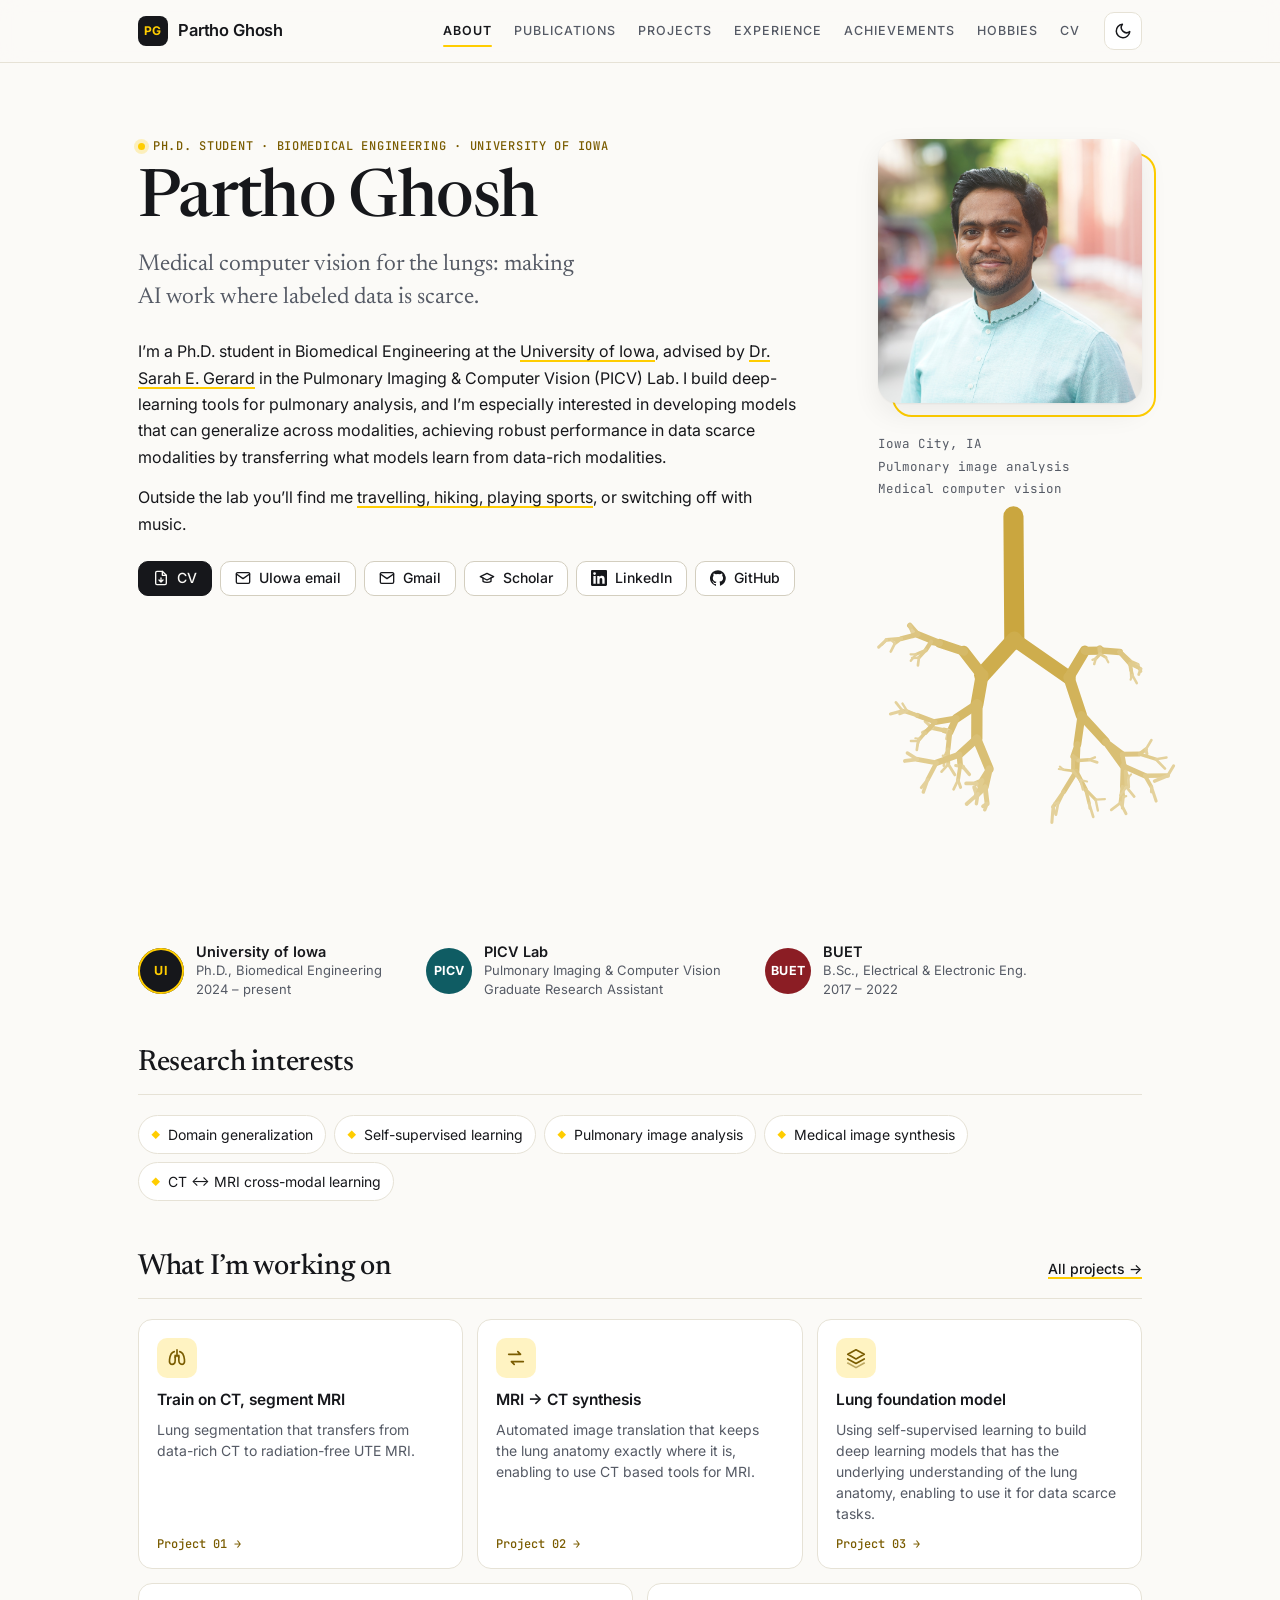
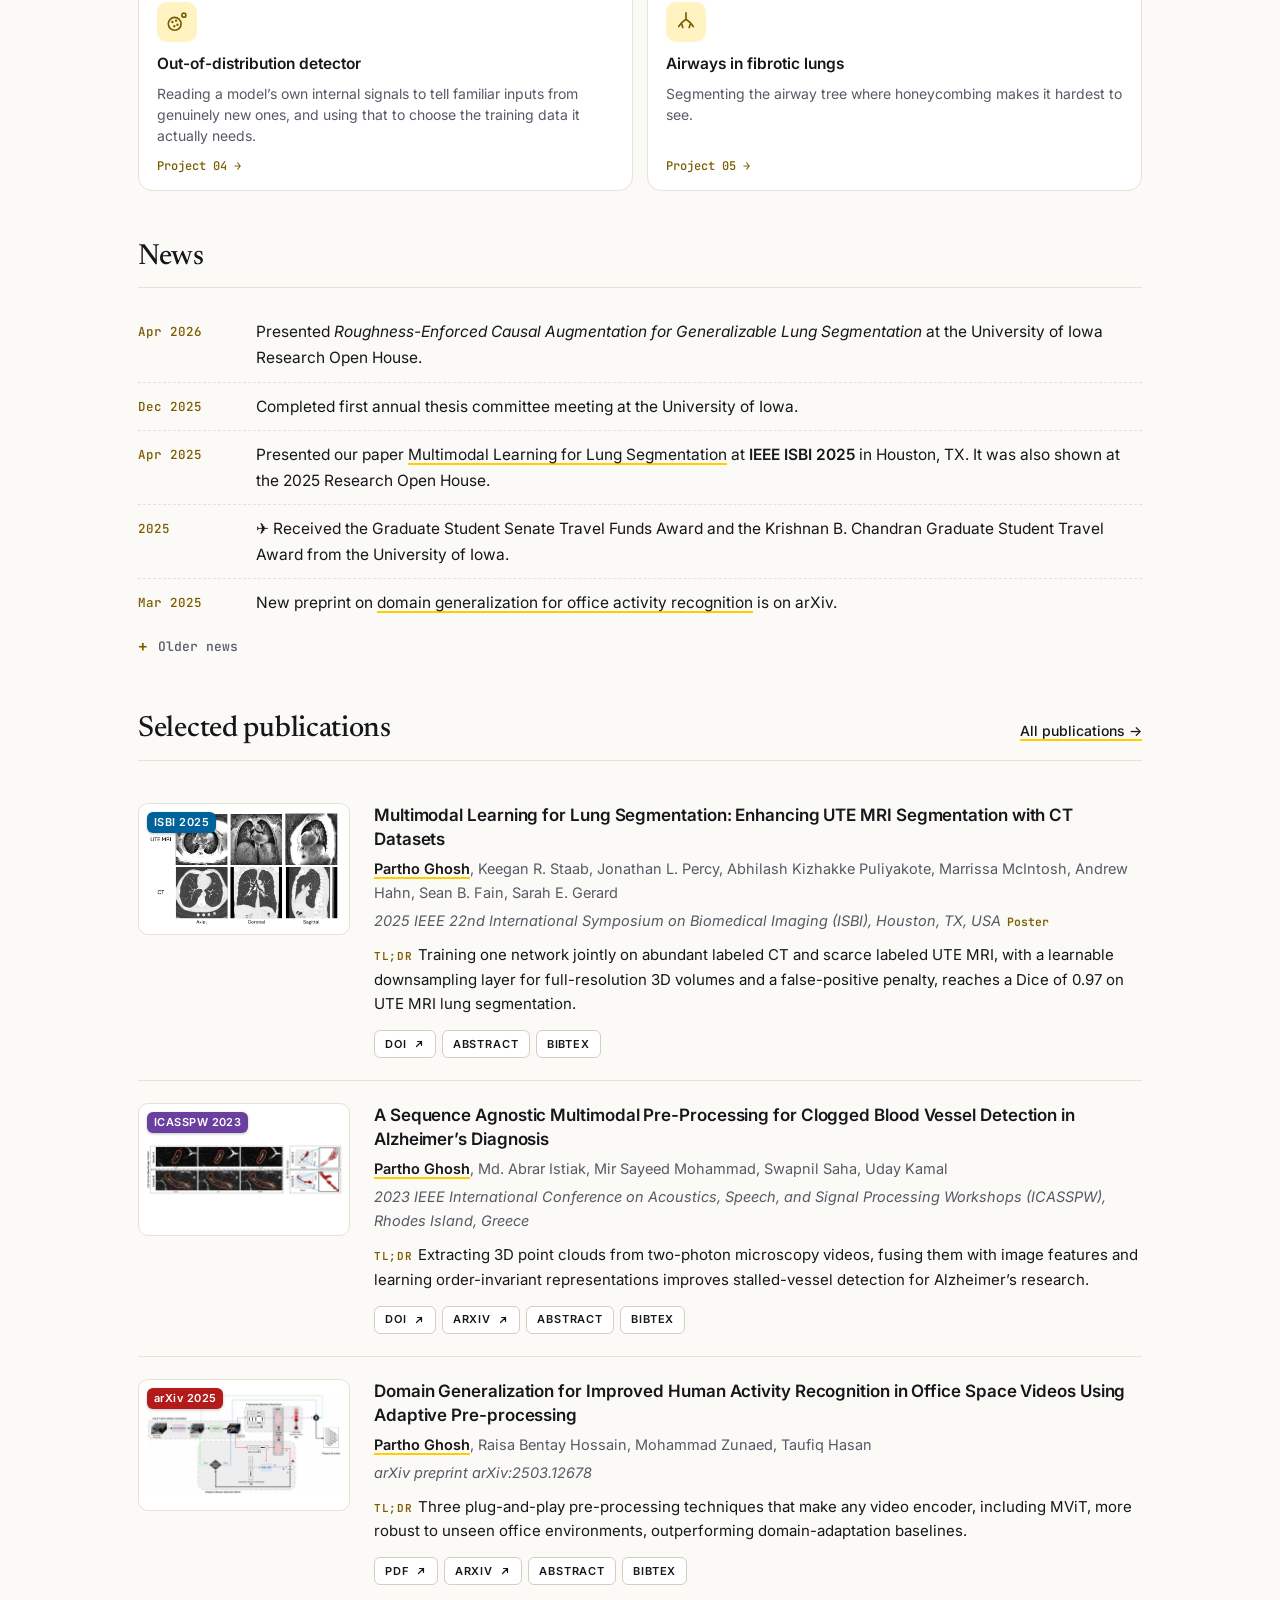
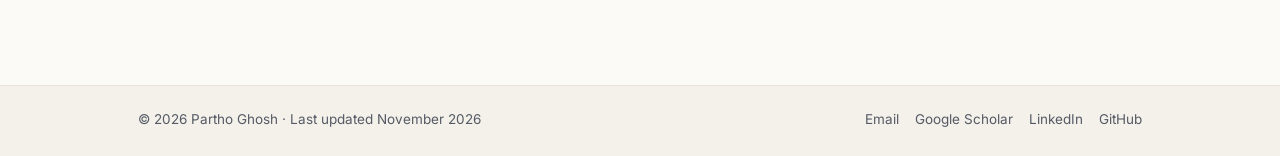
<file: index.html>
<!doctype html>
<html lang="en">
<head>
  <meta charset="utf-8">
  <meta name="viewport" content="width=device-width, initial-scale=1">
  <title>Partho Ghosh · Medical Computer Vision</title>
  <meta name="description" content="Partho Ghosh: Ph.D. student in Biomedical Engineering at the University of Iowa (PICV Lab) working on deep learning for pulmonary imaging: CT and UTE MRI lung segmentation, cross-modal learning, image synthesis and lung foundation models.">
  <meta name="author" content="Partho Ghosh">
  <link rel="canonical" href="https://iampartho.github.io/">
  <meta property="og:type" content="profile">
  <meta property="og:title" content="Partho Ghosh · Medical Computer Vision">
  <meta property="og:description" content="Ph.D. student at the University of Iowa building AI for pulmonary imaging that still works when labeled data is scarce.">
  <meta property="og:url" content="https://iampartho.github.io/">
  <meta property="og:image" content="https://iampartho.github.io/assets/img/profile.jpg">
  <meta name="twitter:card" content="summary">
  <meta name="theme-color" content="#fbfaf7" media="(prefers-color-scheme: light)">
  <meta name="theme-color" content="#0e1014" media="(prefers-color-scheme: dark)">
  <link rel="icon" href="favicon.svg" type="image/svg+xml">
  <link rel="preconnect" href="https://fonts.googleapis.com">
  <link rel="preconnect" href="https://fonts.gstatic.com" crossorigin>
  <link rel="stylesheet" href="https://fonts.googleapis.com/css2?family=Inter:wght@400;500;600;700&family=JetBrains+Mono:wght@400;500;600&family=Newsreader:ital,opsz,wght@0,6..72,400;0,6..72,500;0,6..72,600;1,6..72,400&display=swap">
  <link rel="stylesheet" href="assets/css/style.css">
  <script>(function(){try{var t=localStorage.getItem('theme');if(t==='dark'||t==='light')document.documentElement.setAttribute('data-theme',t);}catch(e){}})();</script>
  <script type="application/ld+json">
  {
    "@context": "https://schema.org",
    "@type": "Person",
    "name": "Partho Ghosh",
    "url": "https://iampartho.github.io/",
    "image": "https://iampartho.github.io/assets/img/profile.jpg",
    "jobTitle": "Ph.D. Student, Biomedical Engineering",
    "affiliation": { "@type": "CollegeOrUniversity", "name": "University of Iowa" },
    "alumniOf": { "@type": "CollegeOrUniversity", "name": "Bangladesh University of Engineering and Technology" },
    "email": "mailto:partho-ghosh@uiowa.edu",
    "knowsAbout": ["Medical image analysis", "Pulmonary imaging", "Computer vision", "Deep learning", "UTE MRI", "CT"],
    "sameAs": [
      "https://scholar.google.com/citations?user=H5ahLtkAAAAJ",
      "https://www.linkedin.com/in/iampartho/",
      "https://github.com/iampartho"
    ]
  }
  </script>
</head>
<body>
<a class="skip" href="#main">Skip to content</a>

<header class="nav">
  <div class="wrap">
    <a class="brand" href="index.html"><span class="mark" aria-hidden="true">PG</span>Partho Ghosh</a>
    <nav class="nav-links" id="site-menu" aria-label="Main">
      <a href="index.html" aria-current="page">About</a>
      <a href="publications.html">Publications</a>
      <a href="projects.html">Projects</a>
      <a href="experience.html">Experience</a>
      <a href="achievements.html">Achievements</a>
      <a href="hobbies.html">Hobbies</a>
      <a href="cv.html">CV</a>
    </nav>
    <button class="icon-btn theme-btn" type="button" aria-label="Switch theme">
      <svg class="moon" viewBox="0 0 24 24" fill="none" stroke="currentColor" stroke-width="2" stroke-linecap="round" stroke-linejoin="round" aria-hidden="true"><path d="M21 12.8A9 9 0 1 1 11.2 3a7 7 0 0 0 9.8 9.8z"/></svg>
      <svg class="sun" viewBox="0 0 24 24" fill="none" stroke="currentColor" stroke-width="2" stroke-linecap="round" stroke-linejoin="round" aria-hidden="true"><circle cx="12" cy="12" r="4"/><path d="M12 2v2M12 20v2M4.9 4.9l1.4 1.4M17.7 17.7l1.4 1.4M2 12h2M20 12h2M4.9 19.1l1.4-1.4M17.7 6.3l1.4-1.4"/></svg>
    </button>
    <button class="icon-btn menu-btn" type="button" aria-label="Open menu" aria-expanded="false" aria-controls="site-menu">
      <svg viewBox="0 0 24 24" fill="none" stroke="currentColor" stroke-width="2" stroke-linecap="round" aria-hidden="true"><path d="M4 7h16M4 12h16M4 17h16"/></svg>
    </button>
  </div>
</header>

<main id="main" class="wrap">

  <section class="hero">
    <div>
      <p class="eyebrow">Ph.D. Student · Biomedical Engineering · University of Iowa</p>
      <h1>Partho Ghosh</h1>
      <p class="lede">Medical computer vision for the lungs: making AI work where labeled data is scarce.</p>
      <div class="bio">
        <p>I&rsquo;m a Ph.D. student in Biomedical Engineering at the <a href="https://uiowa.edu/" target="_blank" rel="noopener">University of Iowa</a>, advised by <a href="https://gerard.lab.uiowa.edu/" target="_blank" rel="noopener">Dr. Sarah E. Gerard</a> in the Pulmonary Imaging &amp; Computer Vision (PICV) Lab. I build deep-learning tools for pulmonary analysis, and I&rsquo;m especially interested in developing models that can generalize across modalities, achieving robust performance in data scarce modalities by transferring what models learn from data-rich modalities.</p>
        <!-- <p>My thesis tackles <em>data scarcity and modality gaps in pulmonary imaging</em> from three directions: <a href="projects.html#cross-modal">models that generalize across modalities</a>, <a href="projects.html#synthesis">anatomy-preserving MRI-to-CT synthesis</a>, and <a href="projects.html#foundation">a lung foundation model</a>. In parallel, I work on <a href="projects.html#airway">airway segmentation in fibrotic lung disease</a>.</p> -->
        <!-- <p>Before Iowa, I earned my B.Sc. in Electrical &amp; Electronic Engineering from <a href="https://www.buet.ac.bd/" target="_blank" rel="noopener">BUET</a>. At BUET&rsquo;s mHealth Lab I led team BUET Synapticans in international competitions, and we were champions of the <a href="achievements.html">IEEE VIP Cup 2020</a>. I&rsquo;ve also worked as a machine-learning engineer building computer vision for livestock farming, and as a full-stack web developer.</p> -->
        <p>Outside the lab you&rsquo;ll find me <a href="hobbies.html">travelling, hiking, playing sports</a>, or switching off with music.</p>
      </div>
      <div class="socials">
        <a class="btn primary" href="cv.html">
          <svg viewBox="0 0 24 24" fill="none" stroke="currentColor" stroke-width="2" stroke-linecap="round" stroke-linejoin="round" aria-hidden="true"><path d="M14 2H6a2 2 0 0 0-2 2v16a2 2 0 0 0 2 2h12a2 2 0 0 0 2-2V8z"/><path d="M14 2v6h6M12 18v-6M9 15l3 3 3-3"/></svg>CV</a>
        <a class="btn" href="mailto:partho-ghosh@uiowa.edu" title="partho-ghosh@uiowa.edu">
          <svg viewBox="0 0 24 24" fill="none" stroke="currentColor" stroke-width="2" stroke-linecap="round" stroke-linejoin="round" aria-hidden="true"><rect x="2" y="4" width="20" height="16" rx="2"/><path d="m22 6-10 7L2 6"/></svg>UIowa email</a>
        <a class="btn" href="mailto:partho.ndc@gmail.com" title="partho.ndc@gmail.com">
          <svg viewBox="0 0 24 24" fill="none" stroke="currentColor" stroke-width="2" stroke-linecap="round" stroke-linejoin="round" aria-hidden="true"><rect x="2" y="4" width="20" height="16" rx="2"/><path d="m22 6-10 7L2 6"/></svg>Gmail</a>
        <a class="btn" href="https://scholar.google.com/citations?user=H5ahLtkAAAAJ&amp;hl=en" target="_blank" rel="noopener">
          <svg viewBox="0 0 24 24" fill="none" stroke="currentColor" stroke-width="2" stroke-linecap="round" stroke-linejoin="round" aria-hidden="true"><path d="M22 10 12 5 2 10l10 5 10-5z"/><path d="M6 12v5c3 2 9 2 12 0v-5"/></svg>Scholar</a>
        <a class="btn" href="https://www.linkedin.com/in/iampartho/" target="_blank" rel="noopener">
          <svg viewBox="0 0 24 24" fill="currentColor" aria-hidden="true"><path d="M20.45 20.45h-3.56v-5.57c0-1.33-.03-3.04-1.85-3.04-1.86 0-2.14 1.45-2.14 2.95v5.66H9.35V9h3.41v1.56h.05c.48-.9 1.64-1.85 3.37-1.85 3.6 0 4.27 2.37 4.27 5.46v6.28zM5.34 7.43a2.06 2.06 0 1 1 0-4.13 2.06 2.06 0 0 1 0 4.13zM7.12 20.45H3.56V9h3.56v11.45zM22.22 0H1.77C.79 0 0 .77 0 1.73v20.54C0 23.23.79 24 1.77 24h20.45c.98 0 1.78-.77 1.78-1.73V1.73C24 .77 23.2 0 22.22 0z"/></svg>LinkedIn</a>
        <a class="btn" href="https://github.com/iampartho" target="_blank" rel="noopener">
          <svg viewBox="0 0 24 24" fill="currentColor" aria-hidden="true"><path d="M12 .3a12 12 0 0 0-3.8 23.4c.6.1.8-.3.8-.6v-2c-3.3.7-4-1.6-4-1.6-.6-1.4-1.4-1.8-1.4-1.8-1-.7.1-.7.1-.7 1.2.1 1.8 1.2 1.8 1.2 1 1.8 2.8 1.3 3.5 1 0-.8.4-1.3.7-1.6-2.7-.3-5.5-1.3-5.5-6 0-1.2.5-2.3 1.3-3.1-.2-.4-.6-1.6 0-3.2 0 0 1-.3 3.4 1.2a11.5 11.5 0 0 1 6 0c2.3-1.5 3.3-1.2 3.3-1.2.6 1.6.2 2.8.1 3.2.8.8 1.3 1.9 1.3 3.1 0 4.6-2.8 5.6-5.5 5.9.4.4.8 1.1.8 2.2v3.3c0 .3.2.7.8.6A12 12 0 0 0 12 .3"/></svg>GitHub</a>
      </div>
    </div>
    <aside class="portrait">
      <div class="photo"><img src="assets/img/profile.jpg" alt="Portrait of Partho Ghosh" width="480" height="480"></div>
      <div class="meta">
        <span>Iowa City, IA</span>
        <span>Pulmonary image analysis</span>
        <span>Medical computer vision</span>
      </div>
      <canvas class="hero-art" data-viz="hero-tree" aria-hidden="true"></canvas>
    </aside>
  </section>

  <div class="affils">
    <div class="affil">
      <div class="logo-badge ui" aria-hidden="true">UI</div>
      <div><div class="name">University of Iowa</div><div class="sub">Ph.D., Biomedical Engineering<br>2024 – present</div></div>
    </div>
    <div class="affil">
      <div class="logo-badge lab" aria-hidden="true">PICV</div>
      <div><div class="name">PICV Lab</div><div class="sub">Pulmonary Imaging &amp; Computer Vision<br>Graduate Research Assistant</div></div>
    </div>
    <div class="affil">
      <div class="logo-badge buet" aria-hidden="true">BUET</div>
      <div><div class="name">BUET</div><div class="sub">B.Sc., Electrical &amp; Electronic Eng.<br>2017 – 2022</div></div>
    </div>
  </div>

  <section class="section reveal" id="interests">
    <div class="section-head"><h2>Research interests</h2></div>
    <ul class="chips">
      <li>Domain generalization</li>
      <li>Self-supervised learning</li>
      <li>Pulmonary image analysis</li>
      <li>Medical image synthesis</li>
      <li>CT &harr; MRI cross-modal learning</li>
    </ul>
  </section>

  <section class="section reveal" id="now">
    <div class="section-head"><h2>What I&rsquo;m working on</h2><a class="more" href="projects.html">All projects &rarr;</a></div>
    <div class="now-grid">
      <a class="now-card" href="projects.html#cross-modal">
        <span class="ico"><svg viewBox="0 0 24 24" fill="none" stroke="currentColor" stroke-width="1.8" stroke-linecap="round" stroke-linejoin="round" aria-hidden="true"><path d="M9 5C6.4 5.6 4.4 9.6 3.9 13.4c-.4 3.1.2 5.6 2.6 5.6 2.2 0 3.5-1.7 3.5-4.2V9"/><path d="M15 5c2.6.6 4.6 4.6 5.1 8.4.4 3.1-.2 5.6-2.6 5.6-2.2 0-3.5-1.7-3.5-4.2V9"/><path d="M12 3v6l-2 2M12 9l2 2"/></svg></span>
        <h3>Train on CT, segment MRI</h3>
        <p>Lung segmentation that transfers from data-rich CT to radiation-free UTE MRI.</p>
        <span class="go">Project 01 &rarr;</span>
      </a>
      <a class="now-card" href="projects.html#synthesis">
        <span class="ico"><svg viewBox="0 0 24 24" fill="none" stroke="currentColor" stroke-width="1.8" stroke-linecap="round" stroke-linejoin="round" aria-hidden="true"><path d="M4 8h13l-3-3M20 16H7l3 3"/></svg></span>
        <h3>MRI &rarr; CT synthesis</h3>
        <p>Automated image translation that keeps the lung anatomy exactly where it is, enabling to use CT based tools for MRI.</p>
        <span class="go">Project 02 &rarr;</span>
      </a>
      <a class="now-card" href="projects.html#foundation">
        <span class="ico"><svg viewBox="0 0 24 24" fill="none" stroke="currentColor" stroke-width="1.8" stroke-linecap="round" stroke-linejoin="round" aria-hidden="true"><path d="m12 3 9 5-9 5-9-5 9-5z"/><path d="m3 13 9 5 9-5"/><path d="m3 17.5 9 5 9-5" opacity=".5"/></svg></span>
        <h3>Lung foundation model</h3>
        <p>Using self-supervised learning to build deep learning models that has the underlying understanding of the lung anatomy, enabling to use it for data scarce tasks.</p>
        <span class="go">Project 03 &rarr;</span>
      </a>
      <a class="now-card" href="projects.html#ood-detector">
        <span class="ico"><svg viewBox="0 0 24 24" fill="none" stroke="currentColor" stroke-width="1.8" stroke-linecap="round" stroke-linejoin="round" aria-hidden="true"><circle cx="9.5" cy="14" r="7"/><path d="M7 12h.01M11 10.5h.01M9 16.5h.01M12.5 15h.01" stroke-width="2.6"/><circle cx="19.5" cy="4.5" r="2.2"/></svg></span>
        <h3>Out-of-distribution detector</h3>
        <p>Reading a model&rsquo;s own internal signals to tell familiar inputs from genuinely new ones, and using that to choose the training data it actually needs.</p>
        <span class="go">Project 04 &rarr;</span>
      </a>
      <a class="now-card" href="projects.html#airway">
        <span class="ico"><svg viewBox="0 0 24 24" fill="none" stroke="currentColor" stroke-width="1.8" stroke-linecap="round" stroke-linejoin="round" aria-hidden="true"><path d="M12 2v7M12 9l-5 4M12 9l5 4M7 13l-3 4M7 13l1.5 5M17 13l3 4M17 13l-1.5 5"/></svg></span>
        <h3>Airways in fibrotic lungs</h3>
        <p>Segmenting the airway tree where honeycombing makes it hardest to see.</p>
        <span class="go">Project 05 &rarr;</span>
      </a>
    </div>
  </section>

  <section class="section reveal" id="news">
    <div class="section-head"><h2>News</h2></div>
    <ul class="news">
      <li><span class="when">Apr 2026</span><span>Presented <em>Roughness-Enforced Causal Augmentation for Generalizable Lung Segmentation</em> at the University of Iowa Research Open House.</span></li>
      <li><span class="when">Dec 2025</span><span>Completed first annual thesis committee meeting at the University of Iowa.</span></li>
      <li><span class="when">Apr 2025</span><span>Presented our paper <a href="publications.html#pub-isbi2025">Multimodal Learning for Lung Segmentation</a> at <strong>IEEE ISBI 2025</strong> in Houston, TX. It was also shown at the 2025 Research Open House.</span></li>
      <li><span class="when">2025</span><span>&#9992;&#65039; Received the Graduate Student Senate Travel Funds Award and the Krishnan B. Chandran Graduate Student Travel Award from the University of Iowa.</span></li>
      <li><span class="when">Mar 2025</span><span>New preprint on <a href="https://arxiv.org/abs/2503.12678" target="_blank" rel="noopener">domain generalization for office activity recognition</a> is on arXiv.</span></li>
    </ul>
    <details class="older">
      <summary>Older news</summary>
      <ul class="news">
        <li><span class="when">2024</span><span>Presented <em>Deep Learning for Automated Airway Segmentation in Chest CT Scans</em> at the Research Open House.</span></li>
        <li><span class="when">Jan 2024</span><span>&#127891; Started my Ph.D. in Biomedical Engineering at the University of Iowa and joined the PICV Lab.</span></li>
        <li><span class="when">Jun 2023</span><span>Our paper on <a href="publications.html#pub-icasspw2023">clogged blood vessel detection for Alzheimer&rsquo;s research</a> appeared at the <strong>ICASSP 2023</strong> workshops.</span></li>
        <li><span class="when">2023</span><span>Our <a href="publications.html#pub-ic4ir2023">privacy-aware activity classification</a> work was published in Springer&rsquo;s <em>Select Proceedings of IC4IR+</em>.</span></li>
        <li><span class="when">2022</span><span>Graduated from BUET with a B.Sc. in Electrical &amp; Electronic Engineering; named a Top Data Scientist at Robi Datathon 2.0.</span></li>
        <li><span class="when">2020</span><span>&#127942; Team BUET Synapticans won the <strong>IEEE VIP Cup 2020</strong>.</span></li>
      </ul>
    </details>
  </section>

  <section class="section reveal" id="selected">
    <div class="section-head"><h2>Selected publications</h2><a class="more" href="publications.html">All publications &rarr;</a></div>
    <div id="pubs"><noscript><p>See the <a href="publications.html">publications page</a> or <a href="https://scholar.google.com/citations?user=H5ahLtkAAAAJ&amp;hl=en">Google Scholar</a>.</p></noscript></div>
  </section>

</main>

<footer class="footer">
  <div class="wrap">
    <span>&copy; <span data-year>2026</span> Partho Ghosh &middot; Last updated November 2026</span>
    <nav aria-label="Elsewhere">
      <a href="mailto:partho-ghosh@uiowa.edu">Email</a>
      <a href="https://scholar.google.com/citations?user=H5ahLtkAAAAJ&amp;hl=en" target="_blank" rel="noopener">Google Scholar</a>
      <a href="https://www.linkedin.com/in/iampartho/" target="_blank" rel="noopener">LinkedIn</a>
      <a href="https://github.com/iampartho" target="_blank" rel="noopener">GitHub</a>
    </nav>
  </div>
</footer>

<script src="assets/js/site.js"></script>
<script src="assets/js/publications.js"></script>
<script>renderSelectedPubs(document.getElementById('pubs'));</script>
<script src="assets/js/viz.js"></script>
</body>
</html>
</file>
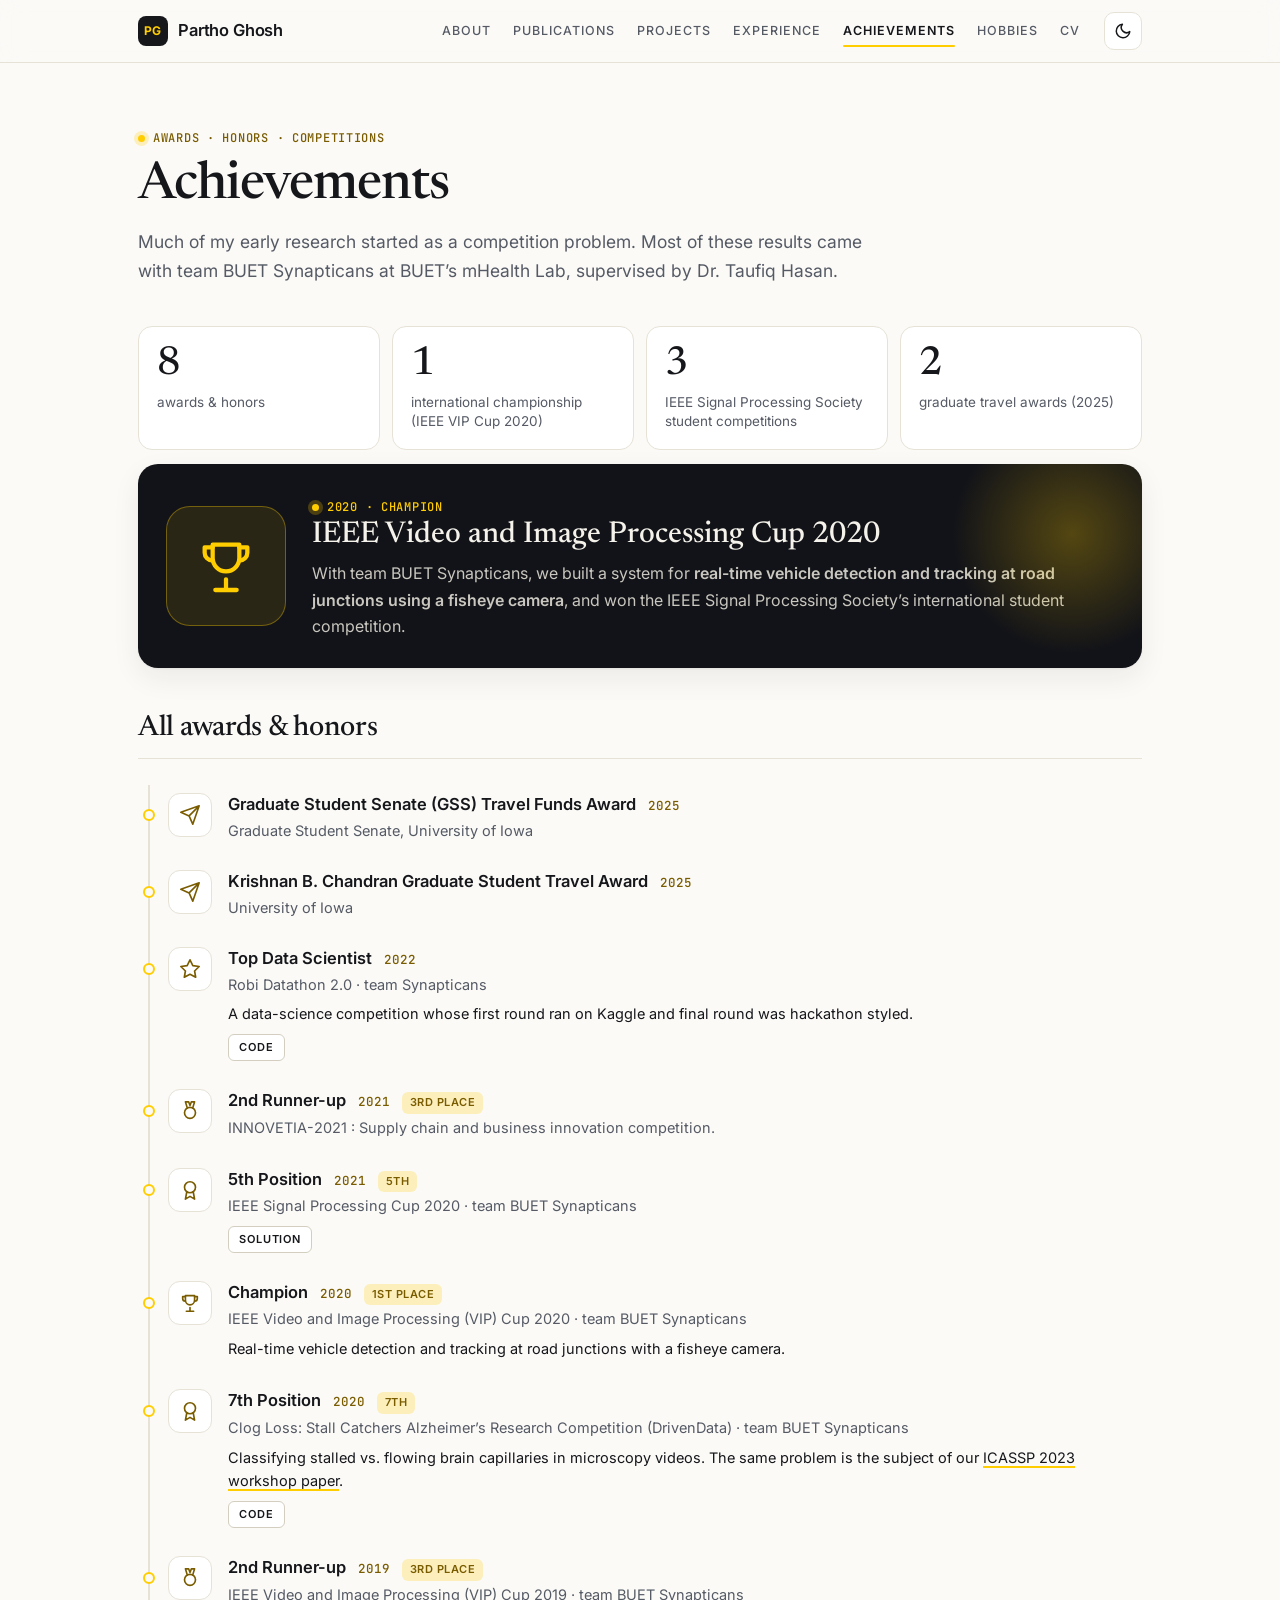
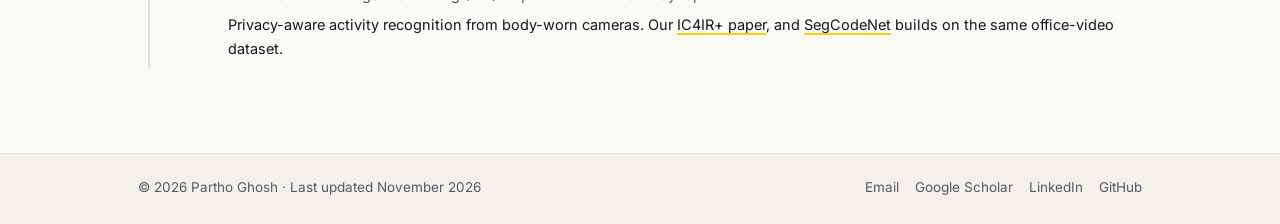
<file: achievements.html>
<!doctype html>
<html lang="en">
<head>
  <meta charset="utf-8">
  <meta name="viewport" content="width=device-width, initial-scale=1">
  <title>Achievements · Partho Ghosh</title>
  <meta name="description" content="Awards and honors of Partho Ghosh, including Champion of the IEEE Video and Image Processing Cup 2020 and University of Iowa travel awards.">
  <link rel="canonical" href="https://iampartho.github.io/achievements.html">
  <meta property="og:type" content="website">
  <meta property="og:title" content="Achievements · Partho Ghosh">
  <meta property="og:description" content="Awards, honors and competition results.">
  <meta property="og:url" content="https://iampartho.github.io/achievements.html">
  <meta property="og:image" content="https://iampartho.github.io/assets/img/profile.jpg">
  <meta name="theme-color" content="#fbfaf7" media="(prefers-color-scheme: light)">
  <meta name="theme-color" content="#0e1014" media="(prefers-color-scheme: dark)">
  <link rel="icon" href="favicon.svg" type="image/svg+xml">
  <link rel="preconnect" href="https://fonts.googleapis.com">
  <link rel="preconnect" href="https://fonts.gstatic.com" crossorigin>
  <link rel="stylesheet" href="https://fonts.googleapis.com/css2?family=Inter:wght@400;500;600;700&family=JetBrains+Mono:wght@400;500;600&family=Newsreader:ital,opsz,wght@0,6..72,400;0,6..72,500;0,6..72,600;1,6..72,400&display=swap">
  <link rel="stylesheet" href="assets/css/style.css">
  <script>(function(){try{var t=localStorage.getItem('theme');if(t==='dark'||t==='light')document.documentElement.setAttribute('data-theme',t);}catch(e){}})();</script>
</head>
<body>
<a class="skip" href="#main">Skip to content</a>

<header class="nav">
  <div class="wrap">
    <a class="brand" href="index.html"><span class="mark" aria-hidden="true">PG</span>Partho Ghosh</a>
    <nav class="nav-links" id="site-menu" aria-label="Main">
      <a href="index.html">About</a>
      <a href="publications.html">Publications</a>
      <a href="projects.html">Projects</a>
      <a href="experience.html">Experience</a>
      <a href="achievements.html" aria-current="page">Achievements</a>
      <a href="hobbies.html">Hobbies</a>
      <a href="cv.html">CV</a>
    </nav>
    <button class="icon-btn theme-btn" type="button" aria-label="Switch theme">
      <svg class="moon" viewBox="0 0 24 24" fill="none" stroke="currentColor" stroke-width="2" stroke-linecap="round" stroke-linejoin="round" aria-hidden="true"><path d="M21 12.8A9 9 0 1 1 11.2 3a7 7 0 0 0 9.8 9.8z"/></svg>
      <svg class="sun" viewBox="0 0 24 24" fill="none" stroke="currentColor" stroke-width="2" stroke-linecap="round" stroke-linejoin="round" aria-hidden="true"><circle cx="12" cy="12" r="4"/><path d="M12 2v2M12 20v2M4.9 4.9l1.4 1.4M17.7 17.7l1.4 1.4M2 12h2M20 12h2M4.9 19.1l1.4-1.4M17.7 6.3l1.4-1.4"/></svg>
    </button>
    <button class="icon-btn menu-btn" type="button" aria-label="Open menu" aria-expanded="false" aria-controls="site-menu">
      <svg viewBox="0 0 24 24" fill="none" stroke="currentColor" stroke-width="2" stroke-linecap="round" aria-hidden="true"><path d="M4 7h16M4 12h16M4 17h16"/></svg>
    </button>
  </div>
</header>

<main id="main" class="wrap">

  <section class="page-head">
    <p class="eyebrow">Awards &middot; honors &middot; competitions</p>
    <h1>Achievements</h1>
    <p class="lede">Much of my early research started as a competition problem. Most of these results came with team BUET Synapticans at BUET&rsquo;s mHealth Lab, supervised by Dr. Taufiq Hasan.</p>
  </section>

  <div class="stats">
    <div class="stat"><b>8</b><span>awards &amp; honors</span></div>
    <div class="stat"><b>1</b><span>international championship (IEEE VIP Cup 2020)</span></div>
    <div class="stat"><b>3</b><span>IEEE Signal Processing Society student competitions</span></div>
    <div class="stat"><b>2</b><span>graduate travel awards (2025)</span></div>
  </div>

  <section class="feature" aria-labelledby="feat-title">
    <div class="trophy">
      <svg viewBox="0 0 24 24" fill="none" stroke="currentColor" stroke-width="1.6" stroke-linecap="round" stroke-linejoin="round" aria-hidden="true"><path d="M8 21h8M12 17v4M7 4h10v5a5 5 0 0 1-10 0V4z"/><path d="M17 5h3v2a3 3 0 0 1-3 3M7 5H4v2a3 3 0 0 0 3 3"/></svg>
    </div>
    <div>
      <p class="eyebrow">2020 &middot; Champion</p>
      <h2 id="feat-title">IEEE Video and Image Processing Cup 2020</h2>
      <p>With team BUET Synapticans, we built a system for <strong>real-time vehicle detection and tracking at road junctions using a fisheye camera</strong>, and won the IEEE Signal Processing Society&rsquo;s international student competition.</p>
    </div>
  </section>

  <section class="section" id="all">
    <div class="section-head"><h2>All awards &amp; honors</h2></div>
    <ol class="awards" reversed>
      <li class="award">
        <span class="ico"><svg viewBox="0 0 24 24" fill="none" stroke="currentColor" stroke-width="1.8" stroke-linecap="round" stroke-linejoin="round" aria-hidden="true"><path d="M22 2 11 13M22 2l-7 20-4-9-9-4 20-7z"/></svg></span>
        <div>
          <div class="head"><h3>Graduate Student Senate (GSS) Travel Funds Award</h3><span class="yr">2025</span></div>
          <p class="org">Graduate Student Senate, University of Iowa</p>
        </div>
      </li>
      <li class="award">
        <span class="ico"><svg viewBox="0 0 24 24" fill="none" stroke="currentColor" stroke-width="1.8" stroke-linecap="round" stroke-linejoin="round" aria-hidden="true"><path d="M22 2 11 13M22 2l-7 20-4-9-9-4 20-7z"/></svg></span>
        <div>
          <div class="head"><h3>Krishnan B. Chandran Graduate Student Travel Award</h3><span class="yr">2025</span></div>
          <p class="org">University of Iowa</p>
        </div>
      </li>
      <li class="award">
        <span class="ico"><svg viewBox="0 0 24 24" fill="none" stroke="currentColor" stroke-width="1.8" stroke-linecap="round" stroke-linejoin="round" aria-hidden="true"><path d="m12 2 3.1 6.3 6.9 1-5 4.9 1.2 6.8L12 17.8 5.8 21l1.2-6.8-5-4.9 6.9-1z"/></svg></span>
        <div>
          <div class="head"><h3>Top Data Scientist</h3><span class="yr">2022</span></div>
          <p class="org">Robi Datathon 2.0 &middot; team Synapticans</p>
          <p class="desc">A data-science competition whose first round ran on Kaggle and final round was hackathon styled.</p>
          <div class="actions"><a class="chip-btn" href="https://github.com/iampartho/robi-datathon-2.0" target="_blank" rel="noopener">Code</a></div>
        </div>
      </li>
      <li class="award">
        <span class="ico"><svg viewBox="0 0 24 24" fill="none" stroke="currentColor" stroke-width="1.8" stroke-linecap="round" stroke-linejoin="round" aria-hidden="true"><circle cx="12" cy="14" r="6"/><path d="m9 8.6-2-6.6h3.5L12 6l1.5-4H17l-2 6.6"/></svg></span>
        <div>
          <div class="head"><h3>2nd Runner-up</h3><span class="yr">2021</span><span class="place">3rd place</span></div>
          <p class="org">INNOVETIA-2021 : Supply chain and business innovation competition. </p>
        </div>
      </li>
      <li class="award">
        <span class="ico"><svg viewBox="0 0 24 24" fill="none" stroke="currentColor" stroke-width="1.8" stroke-linecap="round" stroke-linejoin="round" aria-hidden="true"><circle cx="12" cy="9" r="6"/><path d="m8.5 13.9-1.5 8.1 5-3 5 3-1.5-8.1"/></svg></span>
        <div>
          <div class="head"><h3>5th Position</h3><span class="yr">2021</span><span class="place">5th</span></div>
          <p class="org">IEEE Signal Processing Cup 2020 &middot; team BUET Synapticans</p>
          <div class="actions"><a class="chip-btn" href="https://github.com/iampartho/SPCUP2020-BUET-Synapticans" target="_blank" rel="noopener">Solution</a></div>
        </div>
      </li>
      <li class="award">
        <span class="ico"><svg viewBox="0 0 24 24" fill="none" stroke="currentColor" stroke-width="1.8" stroke-linecap="round" stroke-linejoin="round" aria-hidden="true"><path d="M8 21h8M12 17v4M7 4h10v5a5 5 0 0 1-10 0V4z"/><path d="M17 5h3v2a3 3 0 0 1-3 3M7 5H4v2a3 3 0 0 0 3 3"/></svg></span>
        <div>
          <div class="head"><h3>Champion</h3><span class="yr">2020</span><span class="place">1st place</span></div>
          <p class="org">IEEE Video and Image Processing (VIP) Cup 2020 &middot; team BUET Synapticans</p>
          <p class="desc">Real-time vehicle detection and tracking at road junctions with a fisheye camera.</p>
        </div>
      </li>
      <li class="award">
        <span class="ico"><svg viewBox="0 0 24 24" fill="none" stroke="currentColor" stroke-width="1.8" stroke-linecap="round" stroke-linejoin="round" aria-hidden="true"><circle cx="12" cy="9" r="6"/><path d="m8.5 13.9-1.5 8.1 5-3 5 3-1.5-8.1"/></svg></span>
        <div>
          <div class="head"><h3>7th Position</h3><span class="yr">2020</span><span class="place">7th</span></div>
          <p class="org">Clog Loss: Stall Catchers Alzheimer&rsquo;s Research Competition (DrivenData) &middot; team BUET Synapticans</p>
          <p class="desc">Classifying stalled vs. flowing brain capillaries in microscopy videos. The same problem is the subject of our <a href="publications.html#pub-icasspw2023">ICASSP 2023 workshop paper</a>.</p>
          <div class="actions"><a class="chip-btn" href="https://github.com/iampartho/Alzheimers-Stall-Catchers" target="_blank" rel="noopener">Code</a></div>
        </div>
      </li>
      <li class="award">
        <span class="ico"><svg viewBox="0 0 24 24" fill="none" stroke="currentColor" stroke-width="1.8" stroke-linecap="round" stroke-linejoin="round" aria-hidden="true"><circle cx="12" cy="14" r="6"/><path d="m9 8.6-2-6.6h3.5L12 6l1.5-4H17l-2 6.6"/></svg></span>
        <div>
          <div class="head"><h3>2nd Runner-up</h3><span class="yr">2019</span><span class="place">3rd place</span></div>
          <p class="org">IEEE Video and Image Processing (VIP) Cup 2019 &middot; team BUET Synapticans</p>
          <p class="desc">Privacy-aware activity recognition from body-worn cameras. Our <a href="publications.html#pub-ic4ir2023">IC4IR+ paper</a>, and <a href="publications.html#pub-segcodenet2020">SegCodeNet</a> builds on the same office-video dataset.</p>
        </div>
      </li>
    </ol>
  </section>

</main>

<footer class="footer">
  <div class="wrap">
    <span>&copy; <span data-year>2026</span> Partho Ghosh &middot; Last updated November 2026</span>
    <nav aria-label="Elsewhere">
      <a href="mailto:partho-ghosh@uiowa.edu">Email</a>
      <a href="https://scholar.google.com/citations?user=H5ahLtkAAAAJ&amp;hl=en" target="_blank" rel="noopener">Google Scholar</a>
      <a href="https://www.linkedin.com/in/iampartho/" target="_blank" rel="noopener">LinkedIn</a>
      <a href="https://github.com/iampartho" target="_blank" rel="noopener">GitHub</a>
    </nav>
  </div>
</footer>

<script src="assets/js/site.js"></script>
</body>
</html>
</file>
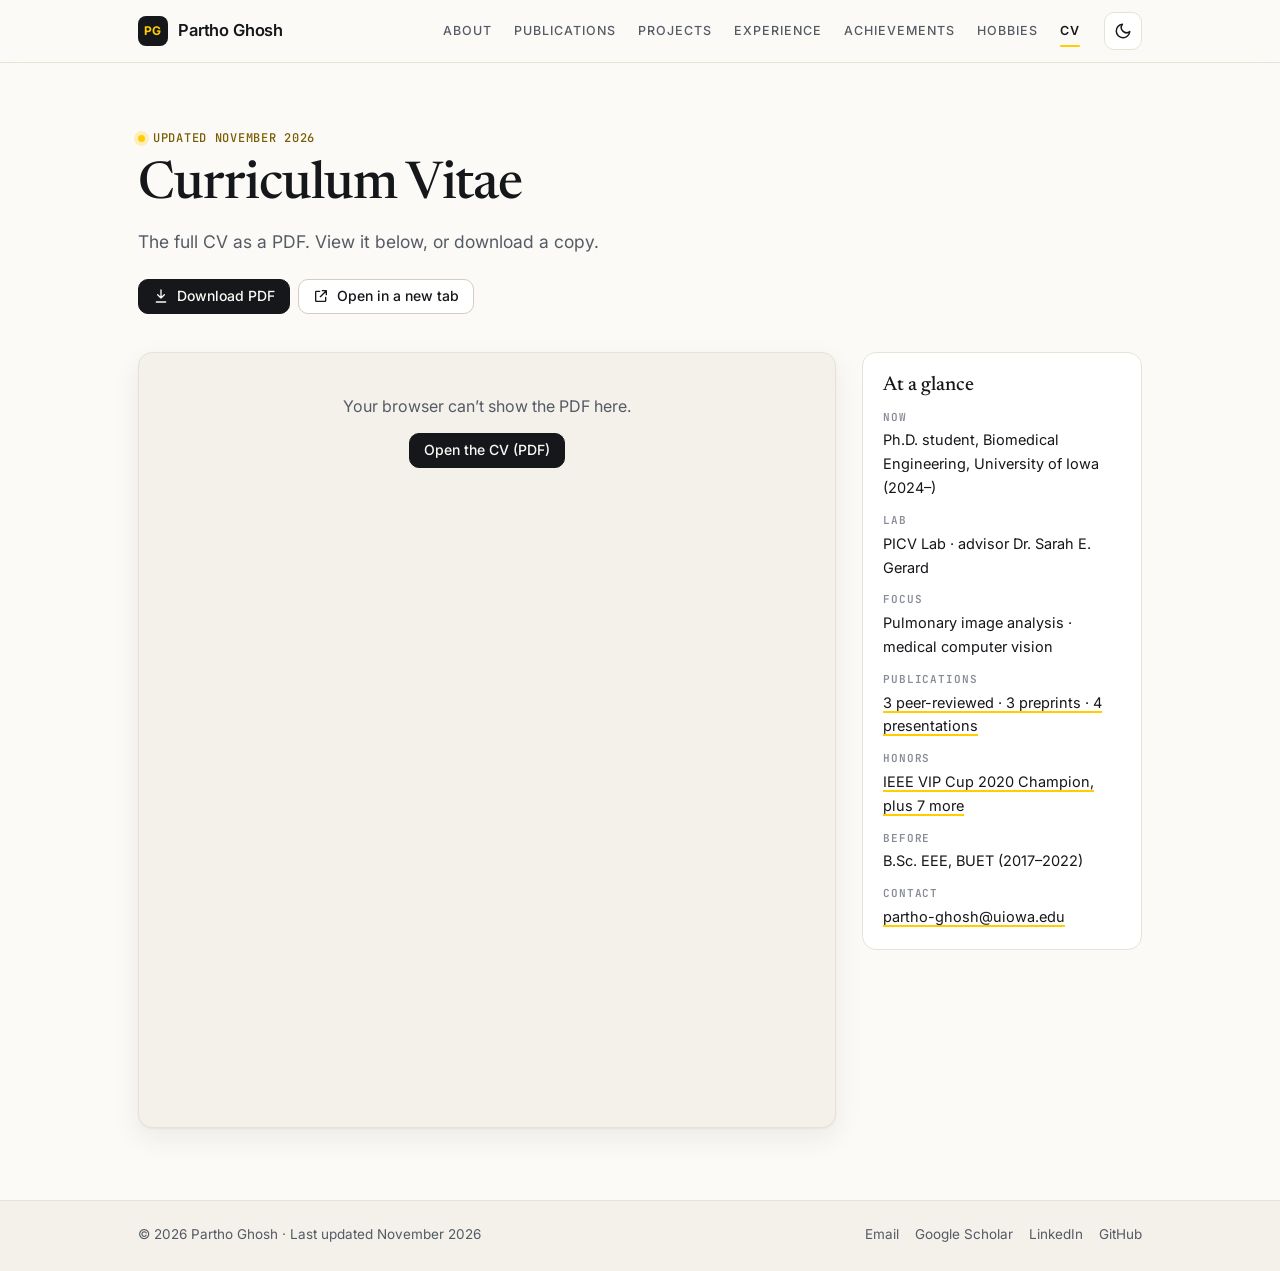
<file: cv.html>
<!doctype html>
<html lang="en">
<head>
  <meta charset="utf-8">
  <meta name="viewport" content="width=device-width, initial-scale=1">
  <title>CV · Partho Ghosh</title>
  <meta name="description" content="Curriculum vitae of Partho Ghosh, Ph.D. student in Biomedical Engineering at the University of Iowa.">
  <link rel="canonical" href="https://iampartho.github.io/cv.html">
  <meta property="og:type" content="website">
  <meta property="og:title" content="CV · Partho Ghosh">
  <meta property="og:description" content="Curriculum vitae of Partho Ghosh (PDF).">
  <meta property="og:url" content="https://iampartho.github.io/cv.html">
  <meta property="og:image" content="https://iampartho.github.io/assets/img/profile.jpg">
  <meta name="theme-color" content="#fbfaf7" media="(prefers-color-scheme: light)">
  <meta name="theme-color" content="#0e1014" media="(prefers-color-scheme: dark)">
  <link rel="icon" href="favicon.svg" type="image/svg+xml">
  <link rel="preconnect" href="https://fonts.googleapis.com">
  <link rel="preconnect" href="https://fonts.gstatic.com" crossorigin>
  <link rel="stylesheet" href="https://fonts.googleapis.com/css2?family=Inter:wght@400;500;600;700&family=JetBrains+Mono:wght@400;500;600&family=Newsreader:ital,opsz,wght@0,6..72,400;0,6..72,500;0,6..72,600;1,6..72,400&display=swap">
  <link rel="stylesheet" href="assets/css/style.css">
  <script>(function(){try{var t=localStorage.getItem('theme');if(t==='dark'||t==='light')document.documentElement.setAttribute('data-theme',t);}catch(e){}})();</script>
</head>
<body>
<a class="skip" href="#main">Skip to content</a>

<header class="nav">
  <div class="wrap">
    <a class="brand" href="index.html"><span class="mark" aria-hidden="true">PG</span>Partho Ghosh</a>
    <nav class="nav-links" id="site-menu" aria-label="Main">
      <a href="index.html">About</a>
      <a href="publications.html">Publications</a>
      <a href="projects.html">Projects</a>
      <a href="experience.html">Experience</a>
      <a href="achievements.html">Achievements</a>
      <a href="hobbies.html">Hobbies</a>
      <a href="cv.html" aria-current="page">CV</a>
    </nav>
    <button class="icon-btn theme-btn" type="button" aria-label="Switch theme">
      <svg class="moon" viewBox="0 0 24 24" fill="none" stroke="currentColor" stroke-width="2" stroke-linecap="round" stroke-linejoin="round" aria-hidden="true"><path d="M21 12.8A9 9 0 1 1 11.2 3a7 7 0 0 0 9.8 9.8z"/></svg>
      <svg class="sun" viewBox="0 0 24 24" fill="none" stroke="currentColor" stroke-width="2" stroke-linecap="round" stroke-linejoin="round" aria-hidden="true"><circle cx="12" cy="12" r="4"/><path d="M12 2v2M12 20v2M4.9 4.9l1.4 1.4M17.7 17.7l1.4 1.4M2 12h2M20 12h2M4.9 19.1l1.4-1.4M17.7 6.3l1.4-1.4"/></svg>
    </button>
    <button class="icon-btn menu-btn" type="button" aria-label="Open menu" aria-expanded="false" aria-controls="site-menu">
      <svg viewBox="0 0 24 24" fill="none" stroke="currentColor" stroke-width="2" stroke-linecap="round" aria-hidden="true"><path d="M4 7h16M4 12h16M4 17h16"/></svg>
    </button>
  </div>
</header>

<main id="main" class="wrap">

  <section class="page-head">
    <p class="eyebrow">Updated November 2026</p>
    <h1>Curriculum Vitae</h1>
    <p class="lede">The full CV as a PDF. View it below, or download a copy.</p>
    <div class="btn-row" style="margin-top:22px">
      <a class="btn primary" href="files/Partho_Ghosh_CV.pdf" download>
        <svg viewBox="0 0 24 24" fill="none" stroke="currentColor" stroke-width="2" stroke-linecap="round" stroke-linejoin="round" aria-hidden="true"><path d="M12 3v12M7 10l5 5 5-5M5 21h14"/></svg>Download PDF</a>
      <a class="btn" href="files/Partho_Ghosh_CV.pdf" target="_blank" rel="noopener">
        <svg viewBox="0 0 24 24" fill="none" stroke="currentColor" stroke-width="2" stroke-linecap="round" stroke-linejoin="round" aria-hidden="true"><path d="M14 4h6v6M20 4l-9 9M19 14v5a1 1 0 0 1-1 1H5a1 1 0 0 1-1-1V6a1 1 0 0 1 1-1h5"/></svg>Open in a new tab</a>
    </div>
  </section>

  <div class="cv-layout">
    <div class="cv-frame">
      <object data="files/Partho_Ghosh_CV.pdf#view=FitH" type="application/pdf" aria-label="CV of Partho Ghosh (PDF)">
        <div class="cv-fallback">
          <p>Your browser can&rsquo;t show the PDF here.</p>
          <a class="btn primary" href="files/Partho_Ghosh_CV.pdf">Open the CV (PDF)</a>
        </div>
      </object>
    </div>
    <aside class="glance">
      <h2>At a glance</h2>
      <dl>
        <dt>Now</dt>
        <dd>Ph.D. student, Biomedical Engineering, University of Iowa (2024&ndash;)</dd>
        <dt>Lab</dt>
        <dd>PICV Lab &middot; advisor Dr. Sarah E. Gerard</dd>
        <dt>Focus</dt>
        <dd>Pulmonary image analysis &middot; medical computer vision</dd>
        <dt>Publications</dt>
        <dd><a href="publications.html">3 peer-reviewed &middot; 3 preprints &middot; 4 presentations</a></dd>
        <dt>Honors</dt>
        <dd><a href="achievements.html">IEEE VIP Cup 2020 Champion, plus 7 more</a></dd>
        <dt>Before</dt>
        <dd>B.Sc. EEE, BUET (2017&ndash;2022)</dd>
        <dt>Contact</dt>
        <dd><a href="mailto:partho-ghosh@uiowa.edu">partho-ghosh@uiowa.edu</a></dd>
      </dl>
    </aside>
  </div>

</main>

<footer class="footer">
  <div class="wrap">
    <span>&copy; <span data-year>2026</span> Partho Ghosh &middot; Last updated November 2026</span>
    <nav aria-label="Elsewhere">
      <a href="mailto:partho-ghosh@uiowa.edu">Email</a>
      <a href="https://scholar.google.com/citations?user=H5ahLtkAAAAJ&amp;hl=en" target="_blank" rel="noopener">Google Scholar</a>
      <a href="https://www.linkedin.com/in/iampartho/" target="_blank" rel="noopener">LinkedIn</a>
      <a href="https://github.com/iampartho" target="_blank" rel="noopener">GitHub</a>
    </nav>
  </div>
</footer>

<script src="assets/js/site.js"></script>
</body>
</html>
</file>
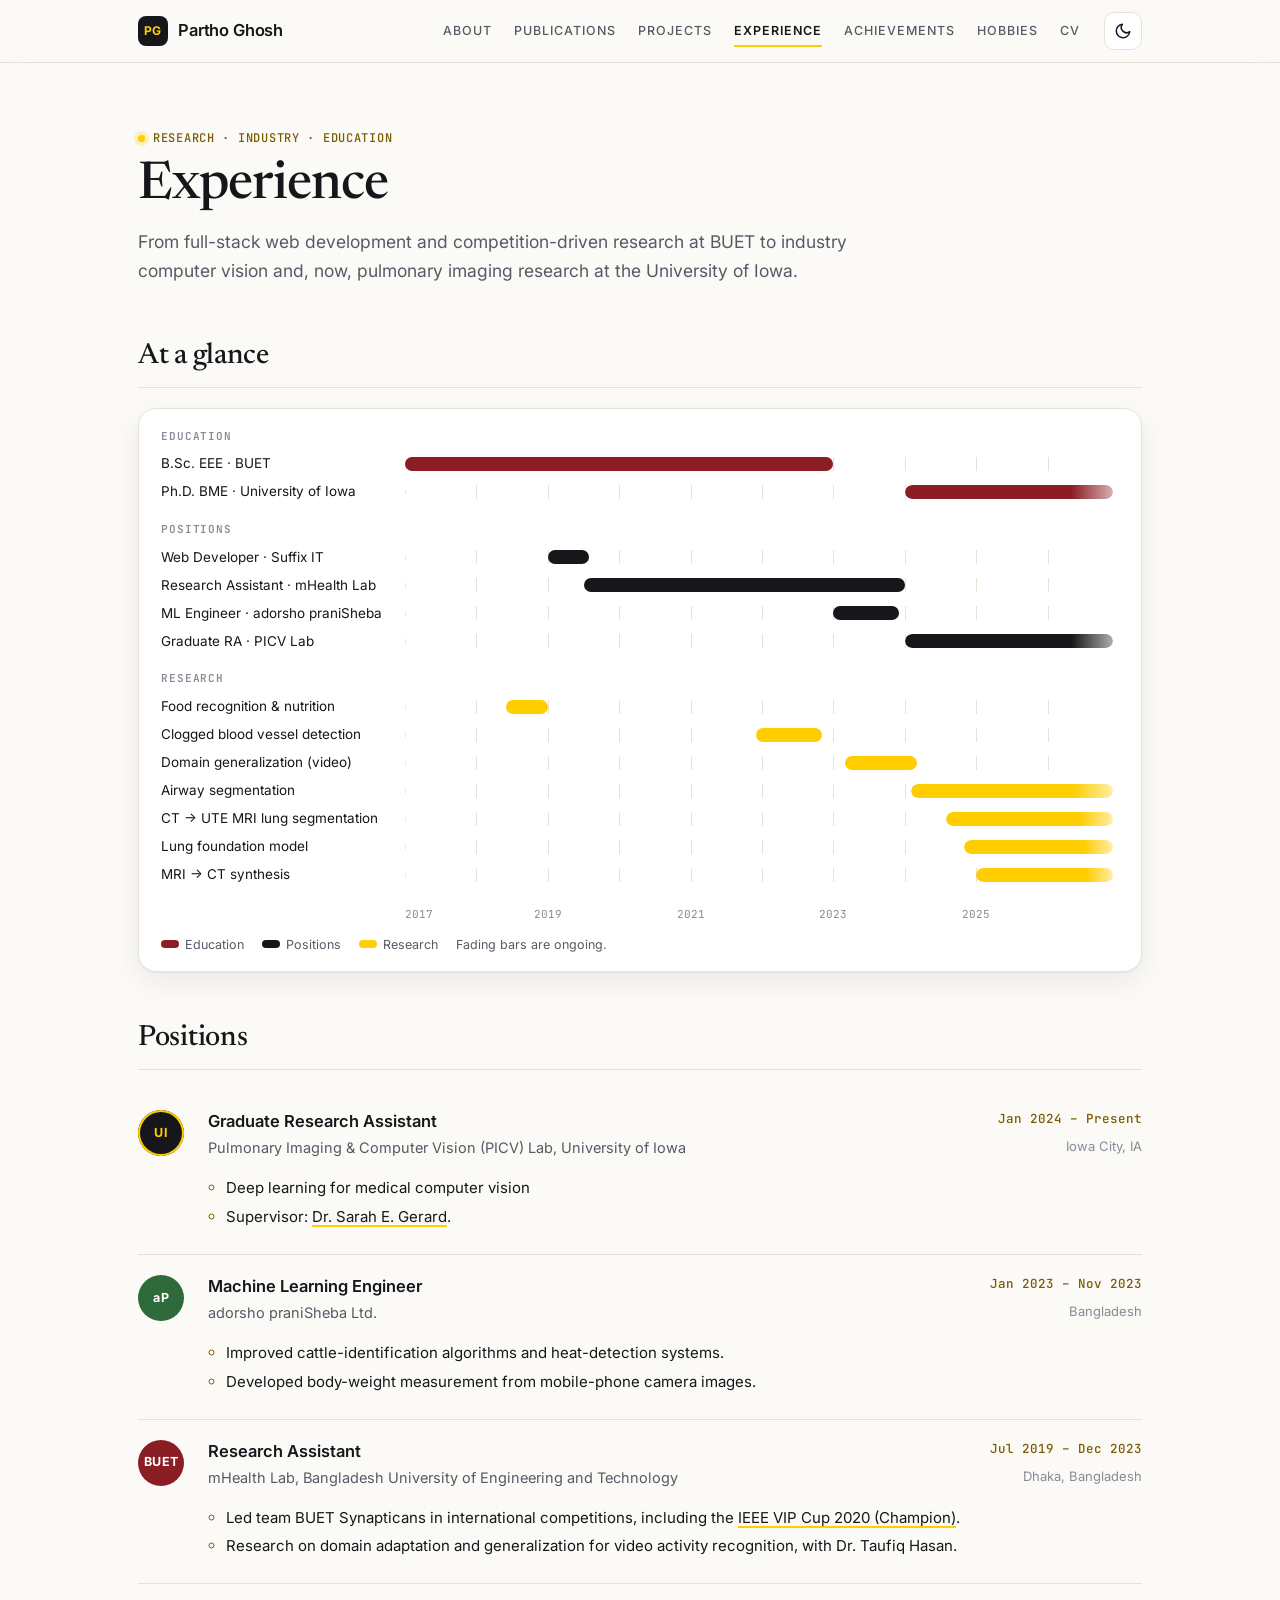
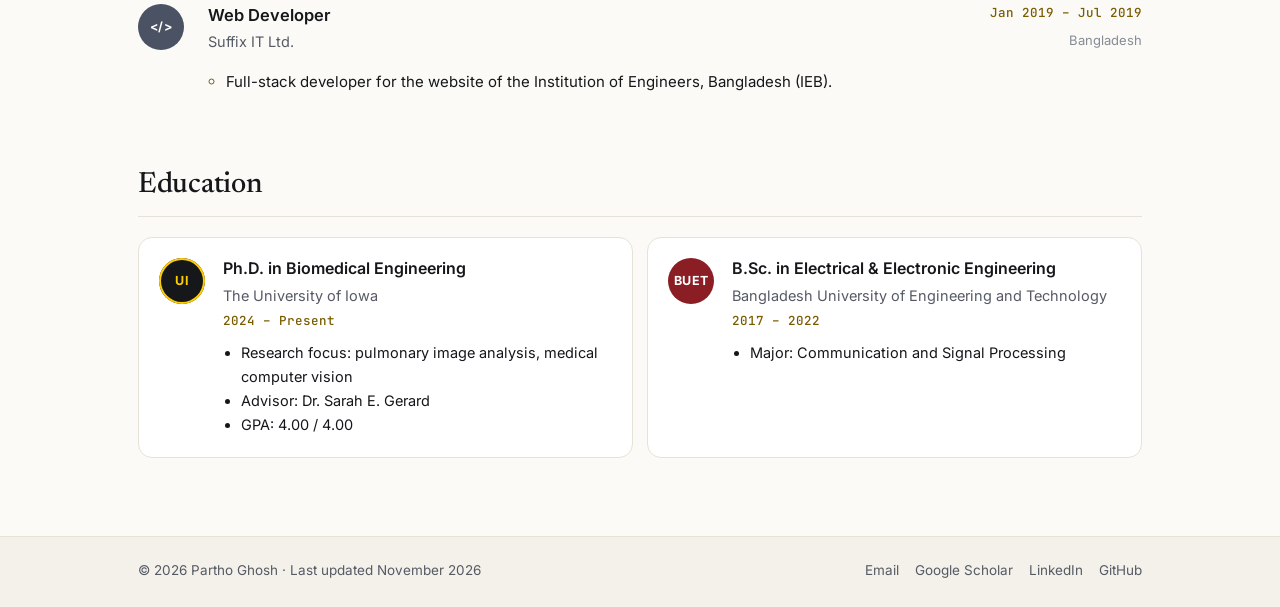
<file: experience.html>
<!doctype html>
<html lang="en">
<head>
  <meta charset="utf-8">
  <meta name="viewport" content="width=device-width, initial-scale=1">
  <title>Experience · Partho Ghosh</title>
  <meta name="description" content="Research positions, industry experience, education and skills of Partho Ghosh, Ph.D. student in Biomedical Engineering at the University of Iowa.">
  <link rel="canonical" href="https://iampartho.github.io/experience.html">
  <meta property="og:type" content="website">
  <meta property="og:title" content="Experience · Partho Ghosh">
  <meta property="og:description" content="Research and industry experience, education and skills.">
  <meta property="og:url" content="https://iampartho.github.io/experience.html">
  <meta property="og:image" content="https://iampartho.github.io/assets/img/profile.jpg">
  <meta name="theme-color" content="#fbfaf7" media="(prefers-color-scheme: light)">
  <meta name="theme-color" content="#0e1014" media="(prefers-color-scheme: dark)">
  <link rel="icon" href="favicon.svg" type="image/svg+xml">
  <link rel="preconnect" href="https://fonts.googleapis.com">
  <link rel="preconnect" href="https://fonts.gstatic.com" crossorigin>
  <link rel="stylesheet" href="https://fonts.googleapis.com/css2?family=Inter:wght@400;500;600;700&family=JetBrains+Mono:wght@400;500;600&family=Newsreader:ital,opsz,wght@0,6..72,400;0,6..72,500;0,6..72,600;1,6..72,400&display=swap">
  <link rel="stylesheet" href="assets/css/style.css">
  <script>(function(){try{var t=localStorage.getItem('theme');if(t==='dark'||t==='light')document.documentElement.setAttribute('data-theme',t);}catch(e){}})();</script>
</head>
<body>
<a class="skip" href="#main">Skip to content</a>

<header class="nav">
  <div class="wrap">
    <a class="brand" href="index.html"><span class="mark" aria-hidden="true">PG</span>Partho Ghosh</a>
    <nav class="nav-links" id="site-menu" aria-label="Main">
      <a href="index.html">About</a>
      <a href="publications.html">Publications</a>
      <a href="projects.html">Projects</a>
      <a href="experience.html" aria-current="page">Experience</a>
      <a href="achievements.html">Achievements</a>
      <a href="hobbies.html">Hobbies</a>
      <a href="cv.html">CV</a>
    </nav>
    <button class="icon-btn theme-btn" type="button" aria-label="Switch theme">
      <svg class="moon" viewBox="0 0 24 24" fill="none" stroke="currentColor" stroke-width="2" stroke-linecap="round" stroke-linejoin="round" aria-hidden="true"><path d="M21 12.8A9 9 0 1 1 11.2 3a7 7 0 0 0 9.8 9.8z"/></svg>
      <svg class="sun" viewBox="0 0 24 24" fill="none" stroke="currentColor" stroke-width="2" stroke-linecap="round" stroke-linejoin="round" aria-hidden="true"><circle cx="12" cy="12" r="4"/><path d="M12 2v2M12 20v2M4.9 4.9l1.4 1.4M17.7 17.7l1.4 1.4M2 12h2M20 12h2M4.9 19.1l1.4-1.4M17.7 6.3l1.4-1.4"/></svg>
    </button>
    <button class="icon-btn menu-btn" type="button" aria-label="Open menu" aria-expanded="false" aria-controls="site-menu">
      <svg viewBox="0 0 24 24" fill="none" stroke="currentColor" stroke-width="2" stroke-linecap="round" aria-hidden="true"><path d="M4 7h16M4 12h16M4 17h16"/></svg>
    </button>
  </div>
</header>

<main id="main" class="wrap">

  <section class="page-head">
    <p class="eyebrow">Research &middot; industry &middot; education</p>
    <h1>Experience</h1>
    <p class="lede">From full-stack web development and competition-driven research at BUET to industry computer vision and, now, pulmonary imaging research at the University of Iowa.</p>
  </section>

  <!-- Timeline chart: bar positions span Jan 2017 to Dec 2026 (each year = 10%).
       To add a bar, copy a .g-row and set left/width as percentages of that span. -->
  <section class="section" id="timeline">
    <div class="section-head"><h2>At a glance</h2></div>
    <div class="gantt" role="group" aria-label="Timeline of education, positions and research projects from 2017 to 2026">
      <div class="gantt-lane">
        <h3>Education</h3>
        <div class="g-row"><span class="g-name">B.Sc. EEE &middot; BUET</span><div class="g-track"><span class="g-bar g-edu" style="left:0%;width:60%" title="2017 – 2022"></span></div></div>
        <div class="g-row"><span class="g-name">Ph.D. BME &middot; University of Iowa</span><div class="g-track"><span class="g-bar g-edu g-now" style="left:70%;width:29.17%" title="2024 – present"></span></div></div>
      </div>
      <div class="gantt-lane">
        <h3>Positions</h3>
        <div class="g-row"><span class="g-name">Web Developer &middot; Suffix IT</span><div class="g-track"><span class="g-bar g-pos" style="left:20%;width:5.83%" title="Jan 2019 – Jul 2019"></span></div></div>
        <div class="g-row"><span class="g-name">Research Assistant &middot; mHealth Lab</span><div class="g-track"><span class="g-bar g-pos" style="left:25%;width:45%" title="Jul 2019 – Dec 2023"></span></div></div>
        <div class="g-row"><span class="g-name">ML Engineer &middot; adorsho praniSheba</span><div class="g-track"><span class="g-bar g-pos" style="left:60%;width:9.17%" title="Jan 2023 – Nov 2023"></span></div></div>
        <div class="g-row"><span class="g-name">Graduate RA &middot; PICV Lab</span><div class="g-track"><span class="g-bar g-pos g-now" style="left:70%;width:29.17%" title="Jan 2024 – present"></span></div></div>
      </div>
      <div class="gantt-lane">
        <h3>Research</h3>
        <div class="g-row"><span class="g-name">Food recognition &amp; nutrition</span><div class="g-track"><span class="g-bar g-res" style="left:14.17%;width:5.83%" title="Jun 2018 – Dec 2018"></span></div></div>
        <div class="g-row"><span class="g-name">Clogged blood vessel detection</span><div class="g-track"><span class="g-bar g-res" style="left:49.17%;width:9.17%" title="Dec 2021 – Oct 2022"></span></div></div>
        <div class="g-row"><span class="g-name">Domain generalization (video)</span><div class="g-track"><span class="g-bar g-res" style="left:61.67%;width:10%" title="Mar 2023 – Feb 2024"></span></div></div>
        <div class="g-row"><span class="g-name">Airway segmentation</span><div class="g-track"><span class="g-bar g-res g-now" style="left:70.83%;width:28.33%" title="Feb 2024 – present"></span></div></div>
        <div class="g-row"><span class="g-name">CT &rarr; UTE MRI lung segmentation</span><div class="g-track"><span class="g-bar g-res g-now" style="left:75.83%;width:23.33%" title="Aug 2024 – present"></span></div></div>
        <div class="g-row"><span class="g-name">Lung foundation model</span><div class="g-track"><span class="g-bar g-res g-now" style="left:78.33%;width:20.83%" title="Nov 2024 – present"></span></div></div>
        <div class="g-row"><span class="g-name">MRI &rarr; CT synthesis</span><div class="g-track"><span class="g-bar g-res g-now" style="left:80%;width:19.17%" title="2025 – present"></span></div></div>
      </div>
      <div class="g-axis" aria-hidden="true">
        <span></span>
        <div class="ticks"><span style="left:0%">2017</span><span style="left:20%">2019</span><span style="left:40%">2021</span><span style="left:60%">2023</span><span style="left:80%">2025</span></div>
      </div>
      <div class="g-legend"><span><i style="background:#8b1d24"></i>Education</span><span><i style="background:var(--text)"></i>Positions</span><span><i style="background:#ffcd00"></i>Research</span><span class="muted">Fading bars are ongoing.</span></div>
    </div>
  </section>

  <section class="section reveal" id="positions">
    <div class="section-head"><h2>Positions</h2></div>
    <ul class="xp">
      <li class="xp-item">
        <span class="logo-badge ui" aria-hidden="true">UI</span>
        <p class="role">Graduate Research Assistant</p>
        <span class="when">Jan 2024 &ndash; Present</span>
        <span class="org">Pulmonary Imaging &amp; Computer Vision (PICV) Lab, University of Iowa</span>
        <span class="where">Iowa City, IA</span>
        <ul>
          <li> Deep learning for medical computer vision </li>
          <li>Supervisor: <a href="https://gerard.lab.uiowa.edu/" target="_blank" rel="noopener">Dr. Sarah E. Gerard</a>.</li>
        </ul>
      </li>
      <li class="xp-item">
        <span class="logo-badge agro" aria-hidden="true">aP</span>
        <p class="role">Machine Learning Engineer</p>
        <span class="when">Jan 2023 &ndash; Nov 2023</span>
        <span class="org">adorsho praniSheba Ltd.</span>
        <span class="where">Bangladesh</span>
        <ul>
          <li>Improved cattle-identification algorithms and heat-detection systems.</li>
          <li>Developed body-weight measurement from mobile-phone camera images.</li>
        </ul>
      </li>
      <li class="xp-item">
        <span class="logo-badge buet" aria-hidden="true">BUET</span>
        <p class="role">Research Assistant</p>
        <span class="when">Jul 2019 &ndash; Dec 2023</span>
        <span class="org">mHealth Lab, Bangladesh University of Engineering and Technology</span>
        <span class="where">Dhaka, Bangladesh</span>
        <ul>
          <li>Led team BUET Synapticans in international competitions, including the <a href="achievements.html">IEEE VIP Cup 2020 (Champion)</a>.</li>
          <li>Research on domain adaptation and generalization for video activity recognition, with Dr. Taufiq Hasan.</li>
        </ul>
      </li>
      <li class="xp-item">
        <span class="logo-badge web" aria-hidden="true">&lt;/&gt;</span>
        <p class="role">Web Developer</p>
        <span class="when">Jan 2019 &ndash; Jul 2019</span>
        <span class="org">Suffix IT Ltd.</span>
        <span class="where">Bangladesh</span>
        <ul>
          <li>Full-stack developer for the website of the Institution of Engineers, Bangladesh (IEB).</li>
        </ul>
      </li>
    </ul>
  </section>

  <section class="section reveal" id="education">
    <div class="section-head"><h2>Education</h2></div>
    <div class="edu-grid">
      <div class="edu">
        <span class="logo-badge ui" aria-hidden="true">UI</span>
        <h3>Ph.D. in Biomedical Engineering</h3>
        <span class="org">The University of Iowa</span>
        <span class="when">2024 &ndash; Present</span>
        <ul>
          <li>Research focus: pulmonary image analysis, medical computer vision</li>
          <li>Advisor: Dr. Sarah E. Gerard</li>
          <li>GPA: 4.00 / 4.00</li>
        </ul>
      </div>
      <div class="edu">
        <span class="logo-badge buet" aria-hidden="true">BUET</span>
        <h3>B.Sc. in Electrical &amp; Electronic Engineering</h3>
        <span class="org">Bangladesh University of Engineering and Technology</span>
        <span class="when">2017 &ndash; 2022</span>
        <ul>
          <li>Major: Communication and Signal Processing</li>
        </ul>
      </div>
    </div>
  </section>

  <!-- <section class="section reveal" id="skills">
    <div class="section-head"><h2>Skills &amp; tools</h2></div>
    <dl class="skills">
      <dt>Deep learning</dt><dd>PyTorch, MONAI &middot; 3D segmentation (U-Net, Swin UNETR), GANs / CycleGAN, self-supervised pretraining, domain generalization</dd>
      <dt>Medical imaging</dt><dd>CT and UTE MRI &middot; SimpleITK, NIfTI / DICOM pipelines &middot; lung and airway segmentation</dd>
      <dt>Computer vision</dt><dd>OpenCV &middot; detection and instance segmentation (YOLO, Mask R-CNN) &middot; video models (MViT, I3D, CNN&ndash;RNN)</dd>
      <dt>Computing</dt><dd>Python, NumPy, pandas, Matplotlib &middot; Linux, Git &middot; multi-GPU training on HPC clusters (SGE)</dd>
      <dt>Web &amp; writing</dt><dd>HTML, CSS, JavaScript / TypeScript, Django &middot; LaTeX</dd>
    </dl>
  </section>

  <section class="section reveal" id="courses">
    <div class="section-head"><h2>Relevant coursework</h2></div>
    <ul class="chips">
      <li>Deep Learning in Medical Imaging</li>
      <li>Large Language Models</li>
      <li>Applied Machine Learning</li>
      <li>Medical Imaging Physics</li>
      <li>Digital Image Processing</li>
      <li>Signal Processing</li>
      <li>Linear Algebra</li>
      <li>Probability &amp; Statistics</li>
    </ul>
  </section> -->

</main>

<footer class="footer">
  <div class="wrap">
    <span>&copy; <span data-year>2026</span> Partho Ghosh &middot; Last updated November 2026</span>
    <nav aria-label="Elsewhere">
      <a href="mailto:partho-ghosh@uiowa.edu">Email</a>
      <a href="https://scholar.google.com/citations?user=H5ahLtkAAAAJ&amp;hl=en" target="_blank" rel="noopener">Google Scholar</a>
      <a href="https://www.linkedin.com/in/iampartho/" target="_blank" rel="noopener">LinkedIn</a>
      <a href="https://github.com/iampartho" target="_blank" rel="noopener">GitHub</a>
    </nav>
  </div>
</footer>

<script src="assets/js/site.js"></script>
</body>
</html>
</file>
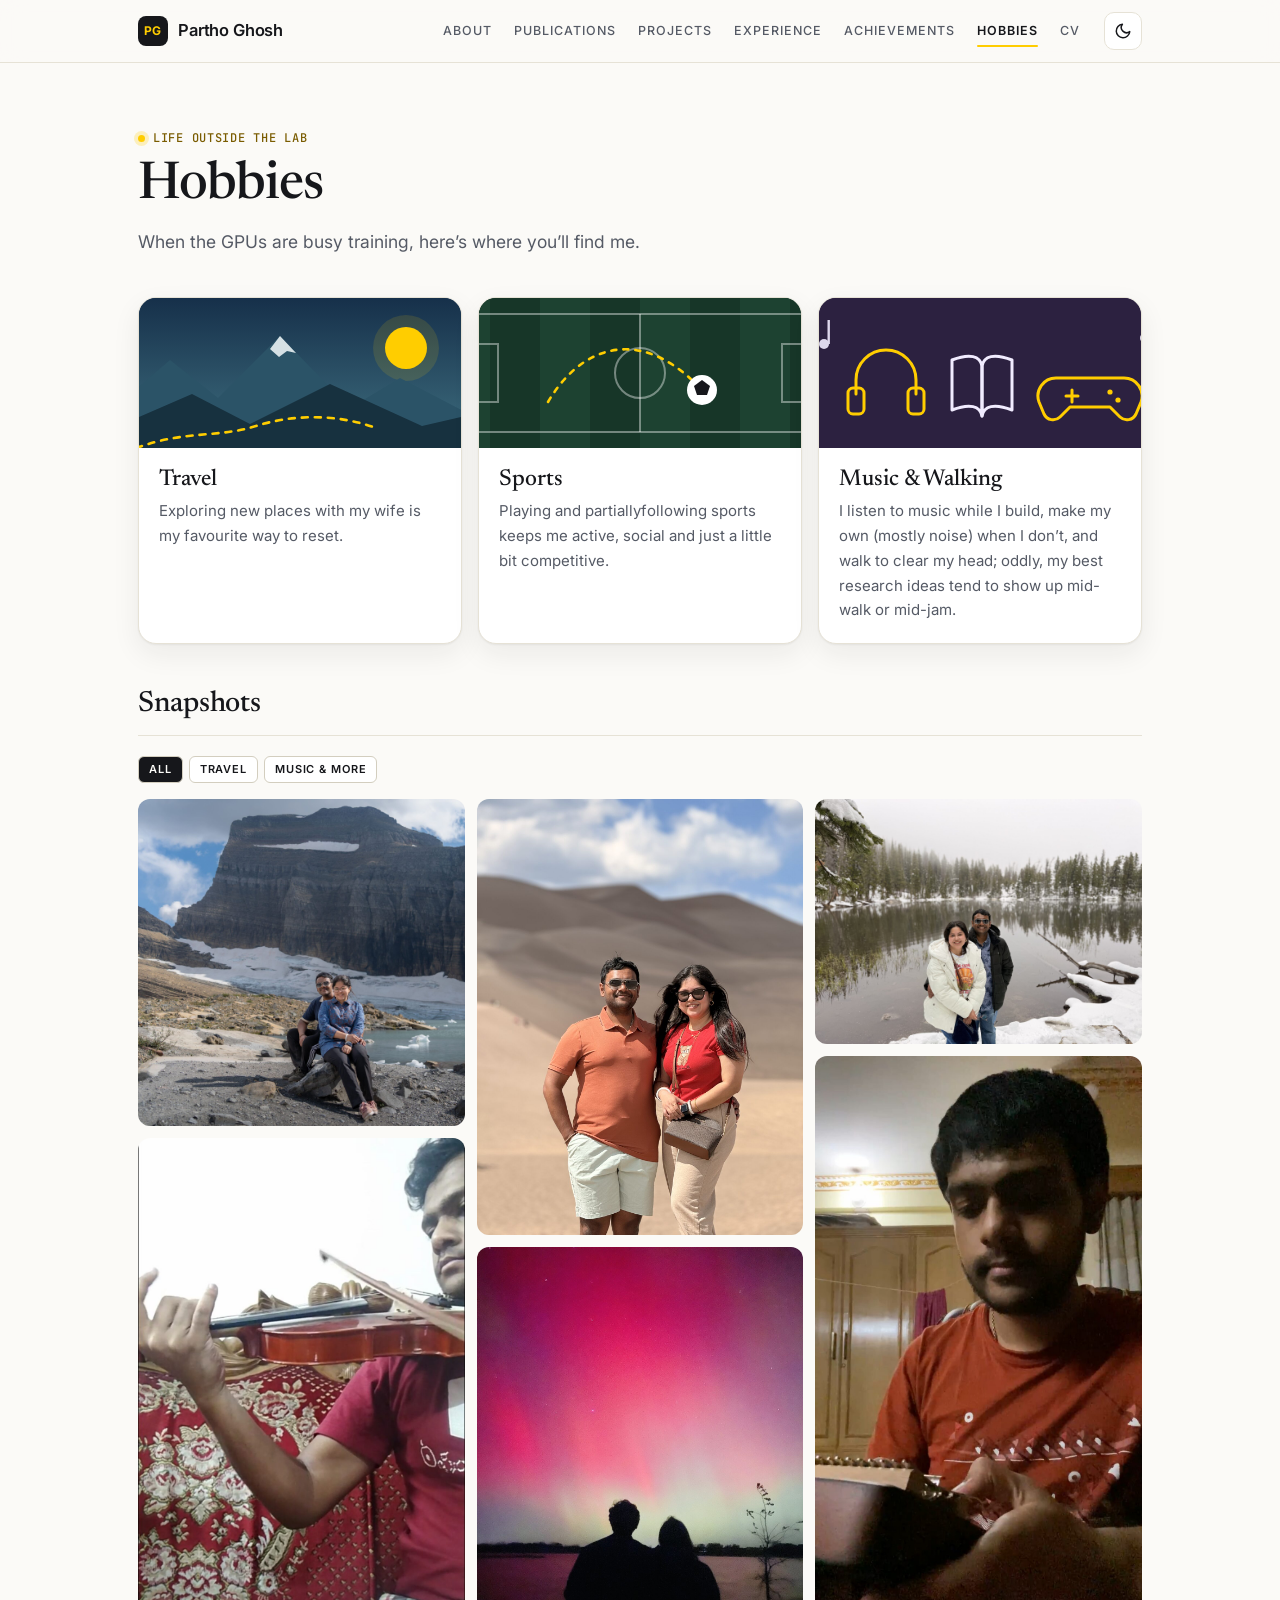
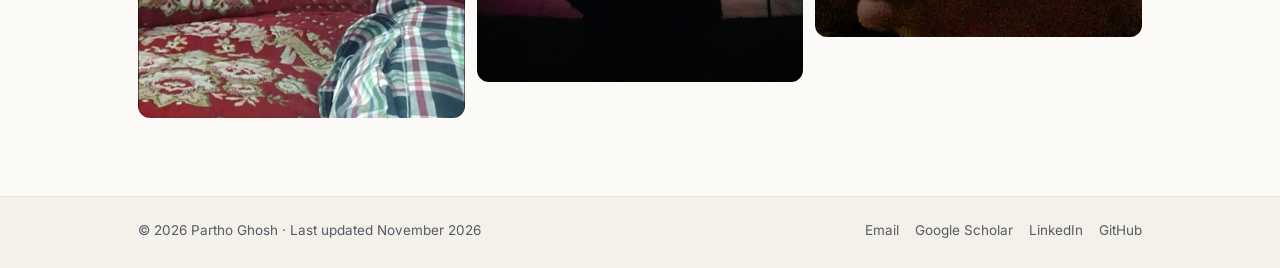
<file: hobbies.html>
<!doctype html>
<html lang="en">
<head>
  <meta charset="utf-8">
  <meta name="viewport" content="width=device-width, initial-scale=1">
  <title>Hobbies · Partho Ghosh</title>
  <meta name="description" content="Life outside the lab: travel and hiking, sports, music, reading and gaming.">
  <link rel="canonical" href="https://iampartho.github.io/hobbies.html">
  <meta property="og:type" content="website">
  <meta property="og:title" content="Hobbies · Partho Ghosh">
  <meta property="og:description" content="Life outside the lab: travel, hiking, sports, music, books and games.">
  <meta property="og:url" content="https://iampartho.github.io/hobbies.html">
  <meta property="og:image" content="https://iampartho.github.io/assets/img/profile.jpg">
  <meta name="theme-color" content="#fbfaf7" media="(prefers-color-scheme: light)">
  <meta name="theme-color" content="#0e1014" media="(prefers-color-scheme: dark)">
  <link rel="icon" href="favicon.svg" type="image/svg+xml">
  <link rel="preconnect" href="https://fonts.googleapis.com">
  <link rel="preconnect" href="https://fonts.gstatic.com" crossorigin>
  <link rel="stylesheet" href="https://fonts.googleapis.com/css2?family=Inter:wght@400;500;600;700&family=JetBrains+Mono:wght@400;500;600&family=Newsreader:ital,opsz,wght@0,6..72,400;0,6..72,500;0,6..72,600;1,6..72,400&display=swap">
  <link rel="stylesheet" href="assets/css/style.css">
  <script>(function(){try{var t=localStorage.getItem('theme');if(t==='dark'||t==='light')document.documentElement.setAttribute('data-theme',t);}catch(e){}})();</script>
</head>
<body>
<a class="skip" href="#main">Skip to content</a>

<header class="nav">
  <div class="wrap">
    <a class="brand" href="index.html"><span class="mark" aria-hidden="true">PG</span>Partho Ghosh</a>
    <nav class="nav-links" id="site-menu" aria-label="Main">
      <a href="index.html">About</a>
      <a href="publications.html">Publications</a>
      <a href="projects.html">Projects</a>
      <a href="experience.html">Experience</a>
      <a href="achievements.html">Achievements</a>
      <a href="hobbies.html" aria-current="page">Hobbies</a>
      <a href="cv.html">CV</a>
    </nav>
    <button class="icon-btn theme-btn" type="button" aria-label="Switch theme">
      <svg class="moon" viewBox="0 0 24 24" fill="none" stroke="currentColor" stroke-width="2" stroke-linecap="round" stroke-linejoin="round" aria-hidden="true"><path d="M21 12.8A9 9 0 1 1 11.2 3a7 7 0 0 0 9.8 9.8z"/></svg>
      <svg class="sun" viewBox="0 0 24 24" fill="none" stroke="currentColor" stroke-width="2" stroke-linecap="round" stroke-linejoin="round" aria-hidden="true"><circle cx="12" cy="12" r="4"/><path d="M12 2v2M12 20v2M4.9 4.9l1.4 1.4M17.7 17.7l1.4 1.4M2 12h2M20 12h2M4.9 19.1l1.4-1.4M17.7 6.3l1.4-1.4"/></svg>
    </button>
    <button class="icon-btn menu-btn" type="button" aria-label="Open menu" aria-expanded="false" aria-controls="site-menu">
      <svg viewBox="0 0 24 24" fill="none" stroke="currentColor" stroke-width="2" stroke-linecap="round" aria-hidden="true"><path d="M4 7h16M4 12h16M4 17h16"/></svg>
    </button>
  </div>
</header>

<main id="main" class="wrap">

  <section class="page-head">
    <p class="eyebrow">Life outside the lab</p>
    <h1>Hobbies</h1>
    <p class="lede">When the GPUs are busy training, here&rsquo;s where you&rsquo;ll find me.</p>
  </section>

  <!-- Edit the three cards below to make them yours: change the text and the small tags. -->
  <div class="hobby-grid">
    <article class="hobby">
      <div class="art" style="--hb:#1b3550">
        <svg viewBox="0 0 400 150" preserveAspectRatio="xMidYMid slice" aria-hidden="true">
          <defs><linearGradient id="hb-sky" x1="0" y1="0" x2="0" y2="1"><stop offset="0" stop-color="#16304a"/><stop offset="1" stop-color="#3f6f80"/></linearGradient></defs>
          <rect width="400" height="150" fill="url(#hb-sky)"/>
          <circle cx="306" cy="50" r="21" fill="#ffcd00"/>
          <circle cx="306" cy="50" r="33" fill="#ffcd00" opacity=".12"/>
          <path d="M0 122 70 62l48 38 62-62 70 72 50-30 100 52v18H0z" fill="#2b5367"/>
          <path d="m180 38 16 17-9-2-8 6-9-8z" fill="#e8f0f2" opacity=".9"/>
          <path d="M0 136 92 96l58 30 80-40 92 42 78-18v40H0z" fill="#17313f"/>
          <path d="M36 150c50-18 82-10 120-22s82-12 120 2" fill="none" stroke="#ffcd00" stroke-width="2.6" stroke-dasharray="6 7" stroke-linecap="round"/>
        </svg>
      </div>
      <div class="body">
        <h2>Travel</h2>
        <p>Exploring new places with my wife is my favourite way to reset.</p>
        <!-- <ul><li>New places</li><li>Trails</li><li>Outdoors</li></ul> -->
      </div>
    </article>

    <article class="hobby">
      <div class="art" style="--hb:#173628">
        <svg viewBox="0 0 400 150" preserveAspectRatio="xMidYMid slice" aria-hidden="true">
          <rect width="400" height="150" fill="#173628"/>
          <g fill="#1d4231"><rect x="0" y="0" width="50" height="150"/><rect x="100" y="0" width="50" height="150"/><rect x="200" y="0" width="50" height="150"/><rect x="300" y="0" width="50" height="150"/></g>
          <g fill="none" stroke="rgba(255,255,255,.4)" stroke-width="2">
            <rect x="18" y="16" width="364" height="118" rx="3"/>
            <path d="M200 16v118"/>
            <circle cx="200" cy="75" r="25"/>
            <rect x="18" y="46" width="40" height="58"/>
            <rect x="342" y="46" width="40" height="58"/>
          </g>
          <path d="M108 104c34-58 92-74 148-18" fill="none" stroke="#ffcd00" stroke-width="2.6" stroke-dasharray="5 7" stroke-linecap="round"/>
          <circle cx="262" cy="92" r="15" fill="#fff"/>
          <path d="m262 82 8 6-3 9h-10l-3-9z" fill="#16171b"/>
        </svg>
      </div>
      <div class="body">
        <h2>Sports</h2>
        <p>Playing and partiallyfollowing sports keeps me active, social and just a little bit competitive.</p>
        <!-- <ul><li>Playing</li><li>Watching</li><li>Staying active</li></ul> -->
      </div>
    </article>

    <article class="hobby">
      <div class="art" style="--hb:#2c2140">
        <svg viewBox="0 0 400 150" preserveAspectRatio="xMidYMid slice" aria-hidden="true">
          <rect width="400" height="150" fill="#2c2140"/>
          <g fill="#f1ecff" opacity=".9"><circle cx="44" cy="46" r="5"/><rect x="47.5" y="22" width="2.4" height="24"/><circle cx="364" cy="40" r="4"/><rect x="367" y="20" width="2" height="20"/></g>
          <g fill="none" stroke="#ffcd00" stroke-width="3" stroke-linecap="round" stroke-linejoin="round">
            <path d="M76 96V82a30 30 0 0 1 60 0v14"/>
            <rect x="68" y="90" width="16" height="26" rx="5"/>
            <rect x="128" y="90" width="16" height="26" rx="5"/>
          </g>
          <g fill="none" stroke="#f1ecff" stroke-width="3" stroke-linejoin="round">
            <path d="M172 62c18-7 28-4 30 6v50c-2-10-12-13-30-6z"/>
            <path d="M232 62c-18-7-28-4-30 6v50c2-10 12-13 30-6z"/>
          </g>
          <g fill="none" stroke="#ffcd00" stroke-width="3" stroke-linecap="round" stroke-linejoin="round">
            <path d="M276 80h68a18 18 0 0 1 17 24l-5 12a10 10 0 0 1-16 3l-10-10h-40l-10 10a10 10 0 0 1-16-3l-5-12a18 18 0 0 1 17-24z"/>
            <path d="M292 92v12M286 98h12"/>
          </g>
          <circle cx="330" cy="94" r="2.6" fill="#ffcd00"/><circle cx="338" cy="102" r="2.6" fill="#ffcd00"/>
        </svg>
      </div>
      <div class="body">
        <h2>Music &amp; Walking</h2>
        <p>I listen to music while I build, make my own (mostly noise) when I don&rsquo;t, and walk to clear my head; oddly, my best research ideas tend to show up mid-walk or mid-jam.</p>
        <!-- <ul><li>Music</li><li>Books</li><li>Games</li></ul> -->
      </div>
    </article>
  </div>

  <!-- Photo gallery: stays hidden until you add photos in assets/js/photos.js -->
  <section class="section" id="gallery" hidden>
    <div class="section-head"><h2>Snapshots</h2></div>
    <div class="filters" role="group" aria-label="Filter photos"></div>
    <div class="gallery"></div>
  </section>

</main>

<footer class="footer">
  <div class="wrap">
    <span>&copy; <span data-year>2026</span> Partho Ghosh &middot; Last updated November 2026</span>
    <nav aria-label="Elsewhere">
      <a href="mailto:partho-ghosh@uiowa.edu">Email</a>
      <a href="https://scholar.google.com/citations?user=H5ahLtkAAAAJ&amp;hl=en" target="_blank" rel="noopener">Google Scholar</a>
      <a href="https://www.linkedin.com/in/iampartho/" target="_blank" rel="noopener">LinkedIn</a>
      <a href="https://github.com/iampartho" target="_blank" rel="noopener">GitHub</a>
    </nav>
  </div>
</footer>

<script src="assets/js/site.js"></script>
<script src="assets/js/photos.js"></script>
<script>renderGallery(document.getElementById('gallery'));</script>
</body>
</html>
</file>
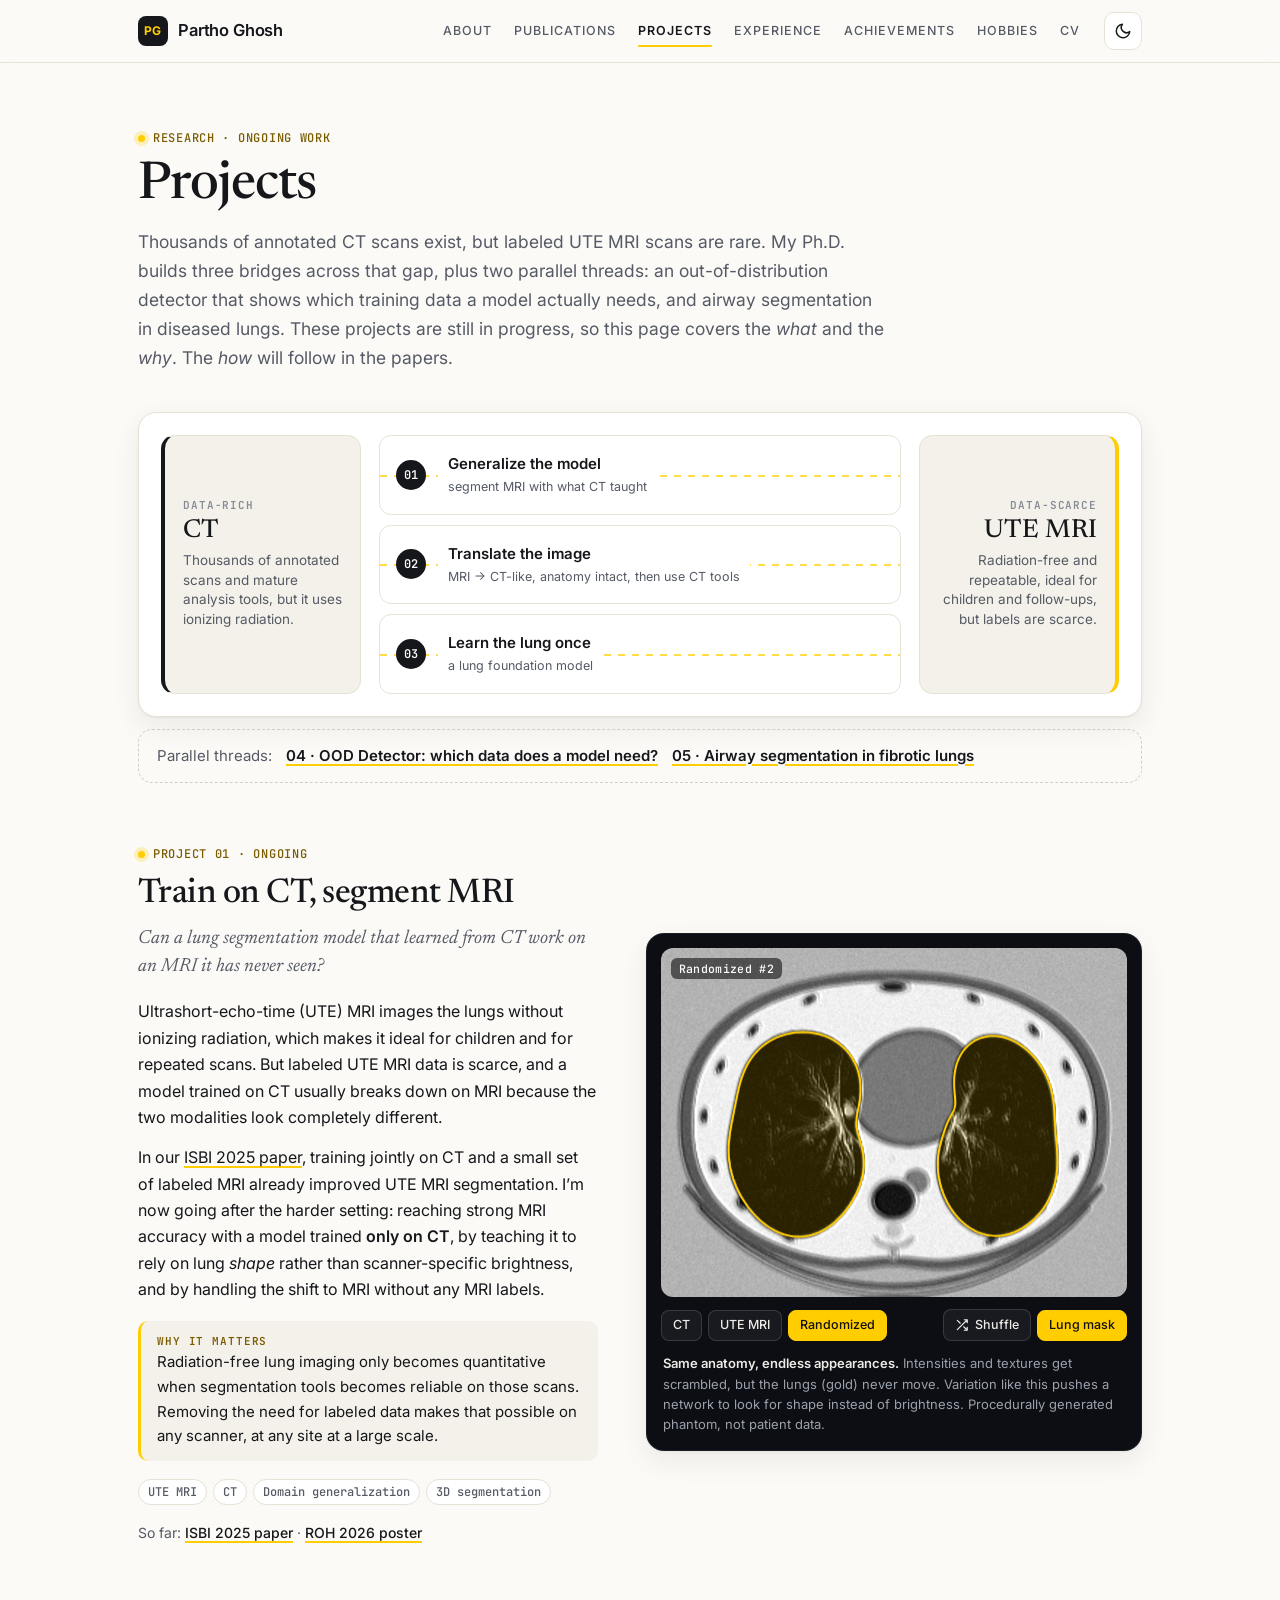
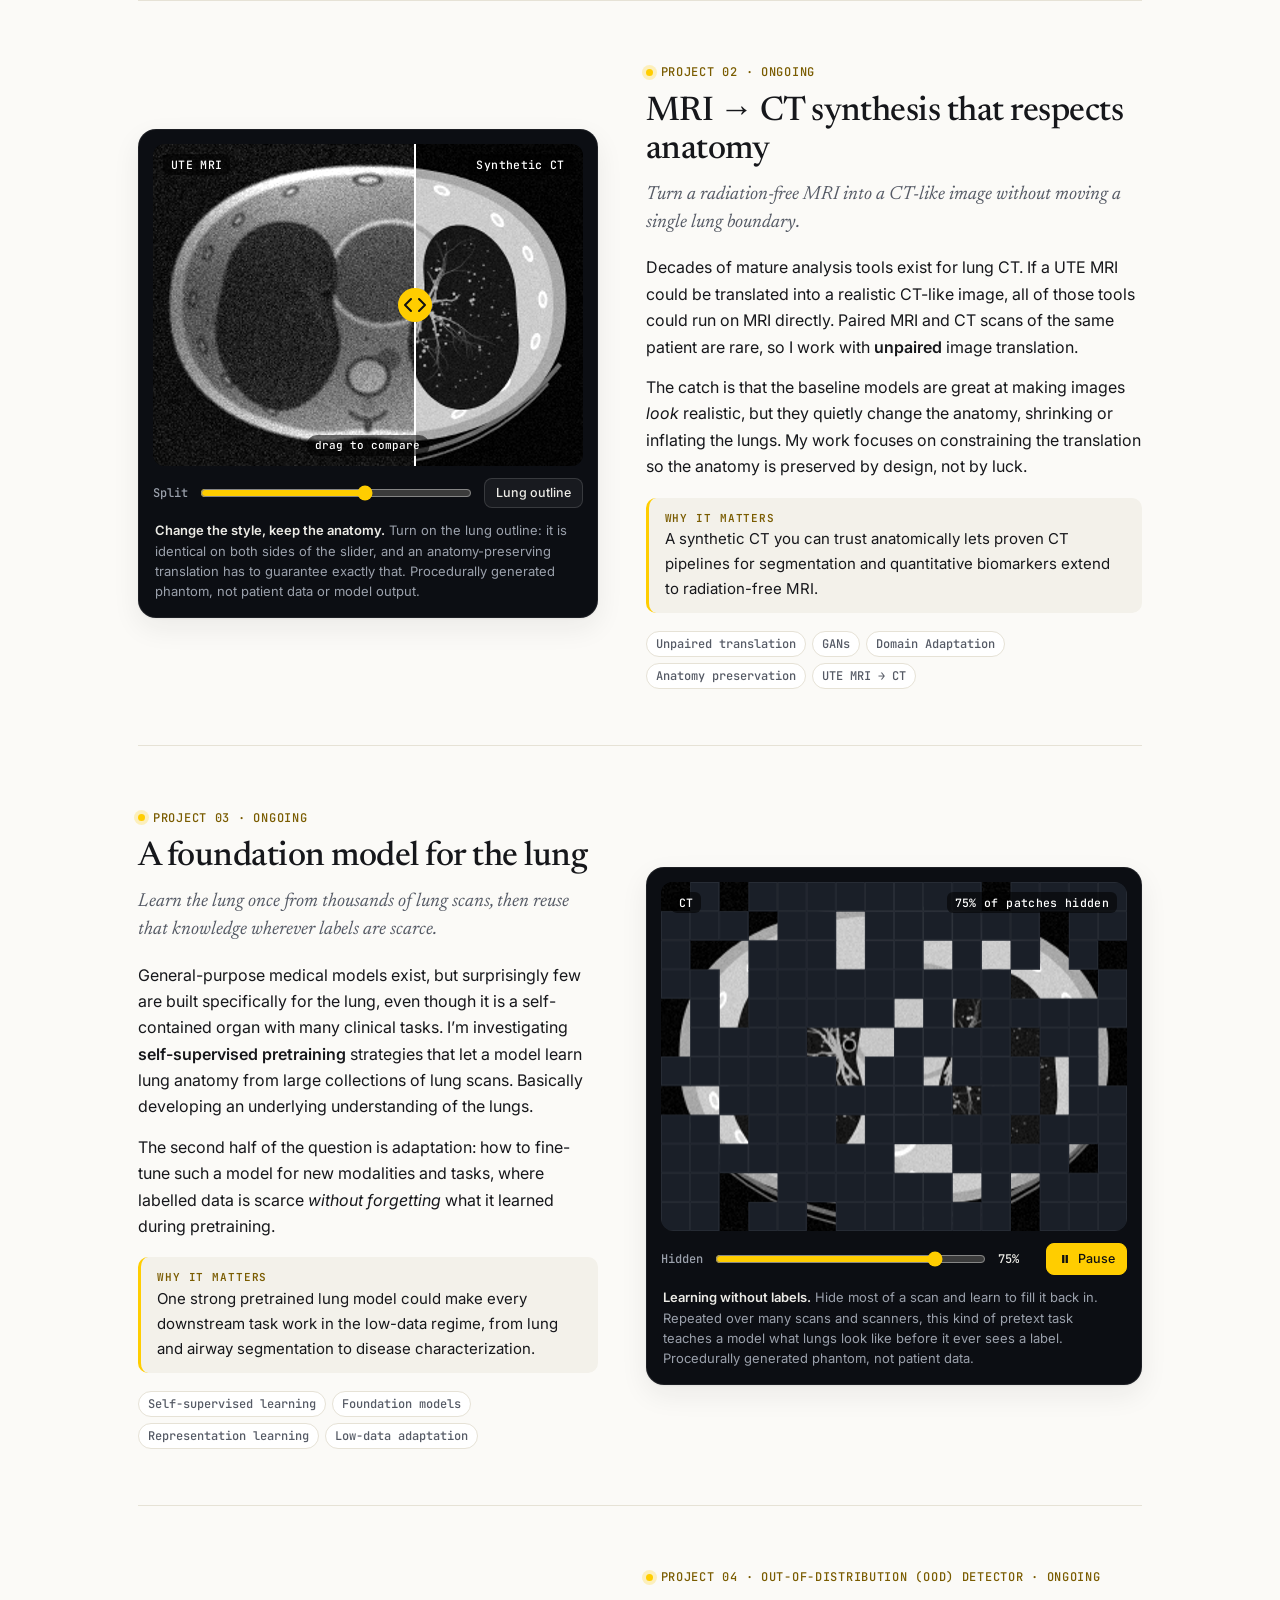
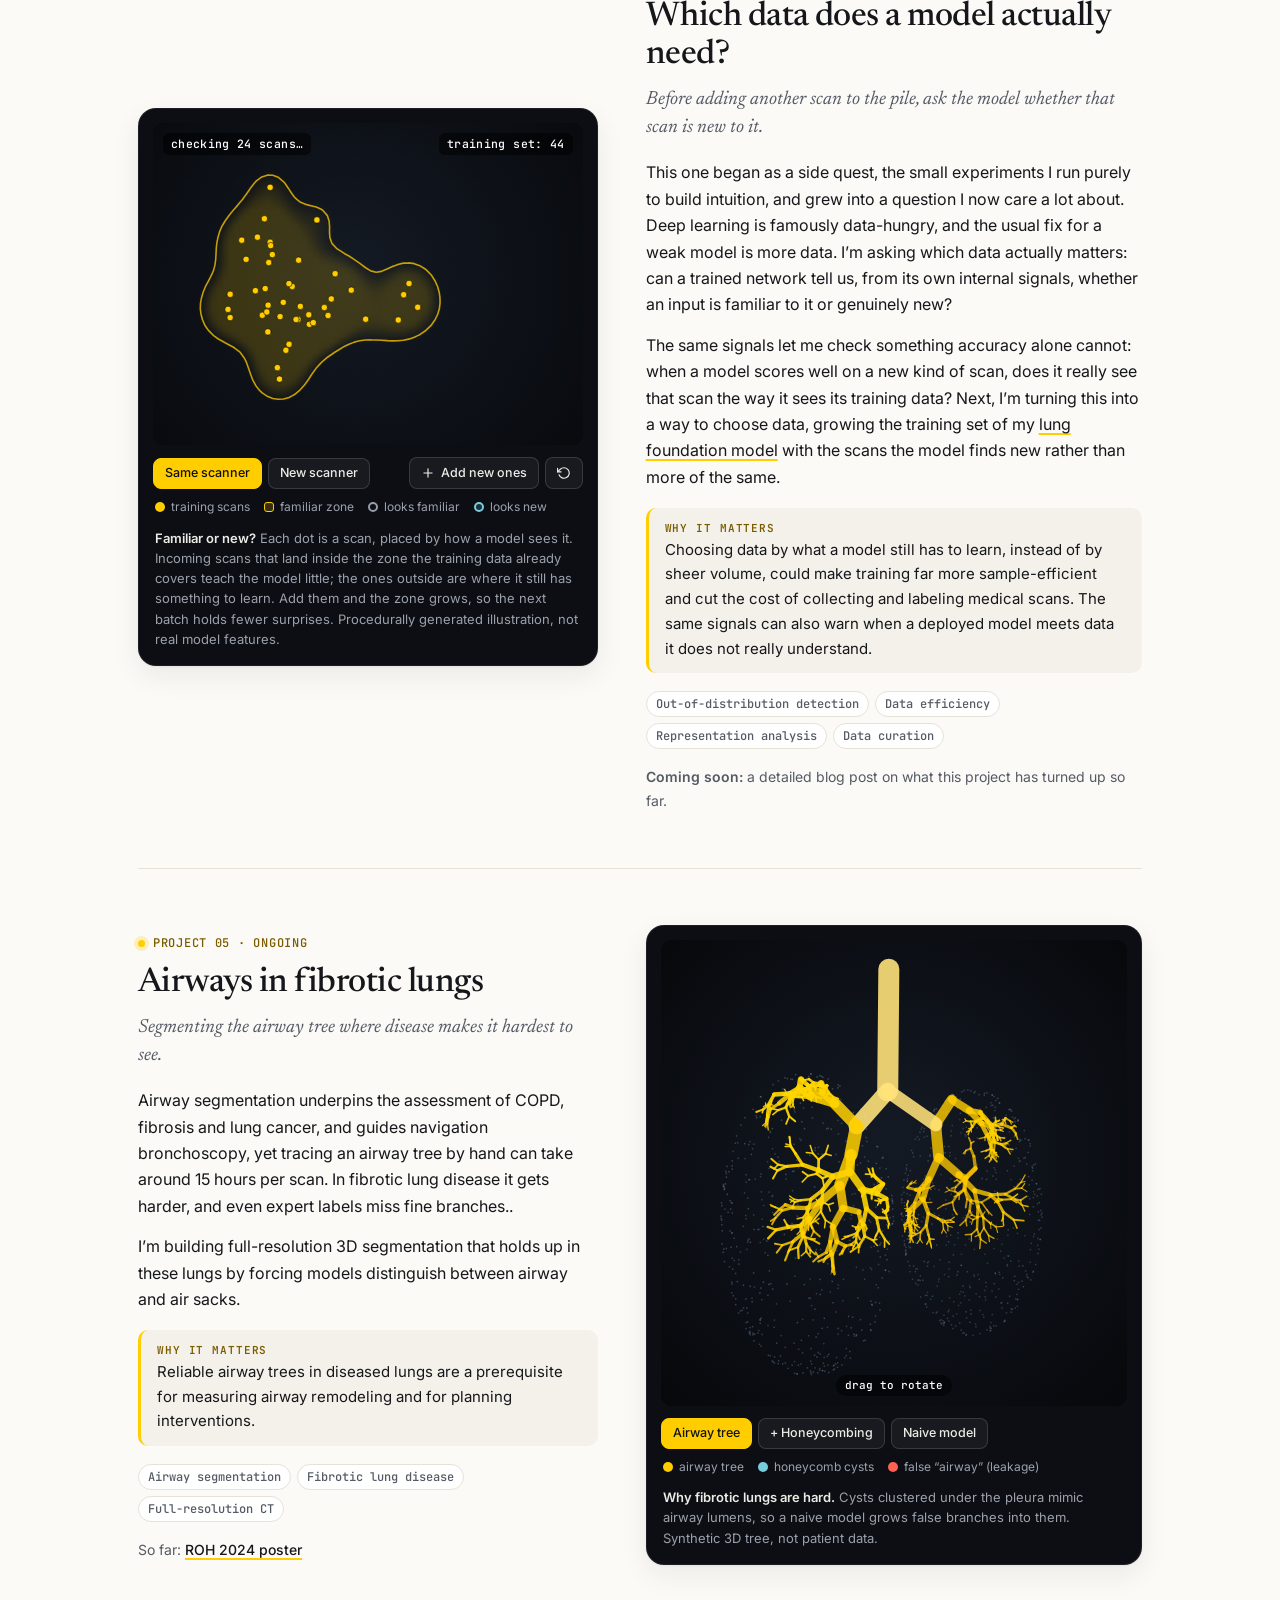
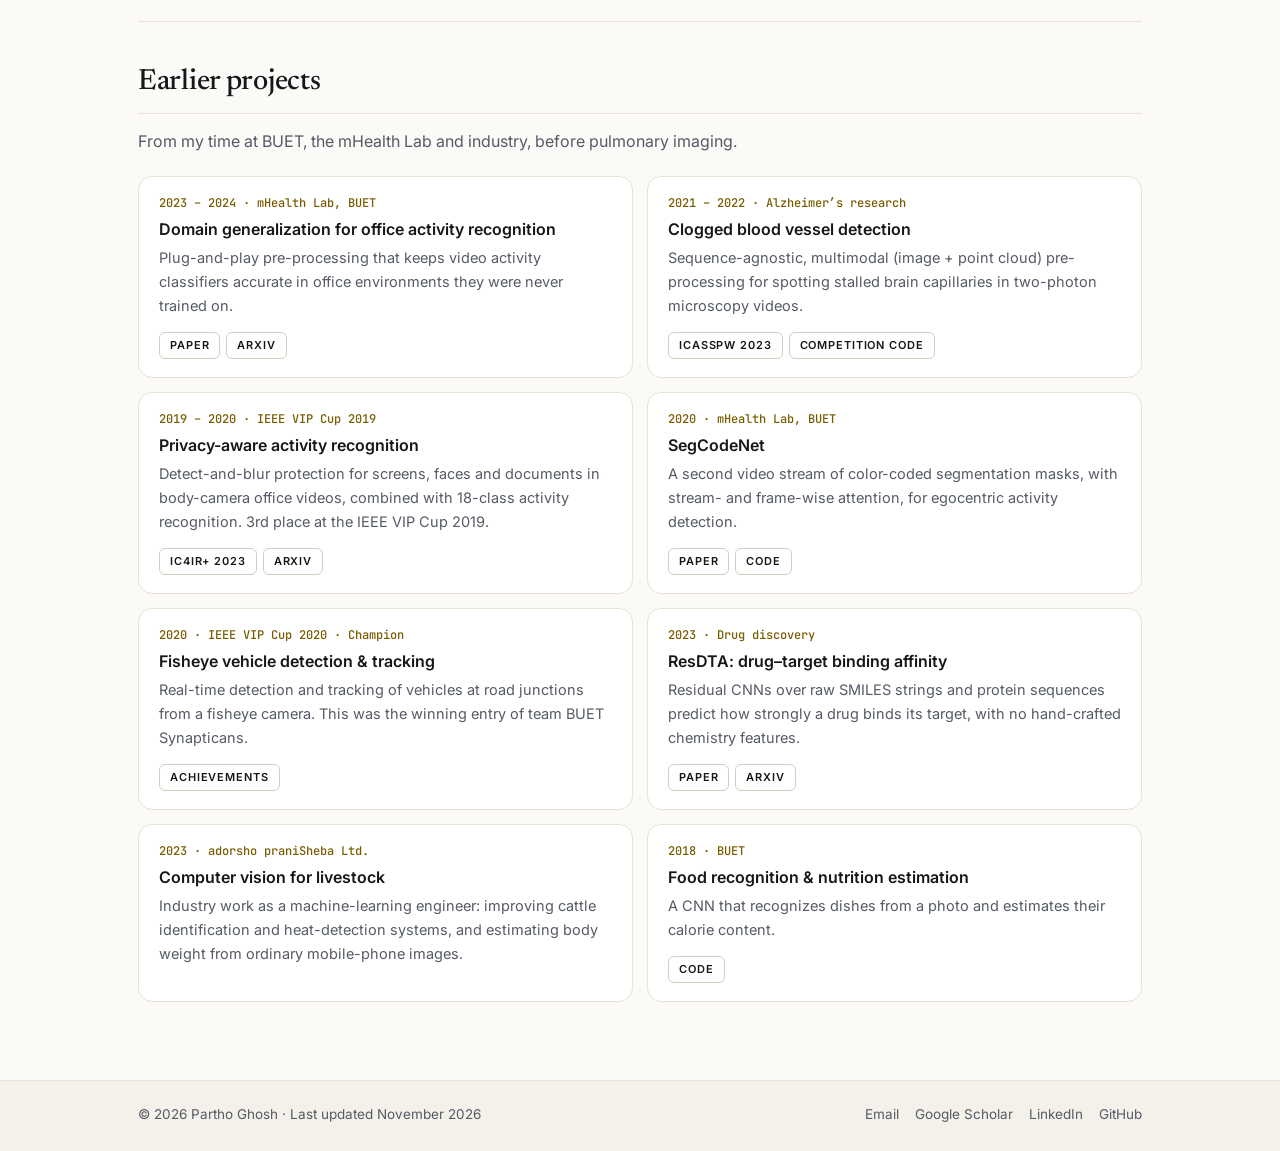
<file: projects.html>
<!doctype html>
<html lang="en">
<head>
  <meta charset="utf-8">
  <meta name="viewport" content="width=device-width, initial-scale=1">
  <title>Projects · Partho Ghosh</title>
  <meta name="description" content="Ongoing research by Partho Ghosh: lung segmentation that transfers from CT to UTE MRI, anatomy-preserving MRI-to-CT synthesis, a lung foundation model, an out-of-distribution detector that shows which training data a model actually needs, and airway segmentation in fibrotic lungs.">
  <link rel="canonical" href="https://iampartho.github.io/projects.html">
  <meta property="og:type" content="website">
  <meta property="og:title" content="Projects · Partho Ghosh">
  <meta property="og:description" content="Making pulmonary image analysis work where labeled data is scarce: CT, UTE MRI, synthesis and foundation models.">
  <meta property="og:url" content="https://iampartho.github.io/projects.html">
  <meta property="og:image" content="https://iampartho.github.io/assets/img/profile.jpg">
  <meta name="theme-color" content="#fbfaf7" media="(prefers-color-scheme: light)">
  <meta name="theme-color" content="#0e1014" media="(prefers-color-scheme: dark)">
  <link rel="icon" href="favicon.svg" type="image/svg+xml">
  <link rel="preconnect" href="https://fonts.googleapis.com">
  <link rel="preconnect" href="https://fonts.gstatic.com" crossorigin>
  <link rel="stylesheet" href="https://fonts.googleapis.com/css2?family=Inter:wght@400;500;600;700&family=JetBrains+Mono:wght@400;500;600&family=Newsreader:ital,opsz,wght@0,6..72,400;0,6..72,500;0,6..72,600;1,6..72,400&display=swap">
  <link rel="stylesheet" href="assets/css/style.css">
  <script>(function(){try{var t=localStorage.getItem('theme');if(t==='dark'||t==='light')document.documentElement.setAttribute('data-theme',t);}catch(e){}})();</script>
</head>
<body>
<a class="skip" href="#main">Skip to content</a>

<header class="nav">
  <div class="wrap">
    <a class="brand" href="index.html"><span class="mark" aria-hidden="true">PG</span>Partho Ghosh</a>
    <nav class="nav-links" id="site-menu" aria-label="Main">
      <a href="index.html">About</a>
      <a href="publications.html">Publications</a>
      <a href="projects.html" aria-current="page">Projects</a>
      <a href="experience.html">Experience</a>
      <a href="achievements.html">Achievements</a>
      <a href="hobbies.html">Hobbies</a>
      <a href="cv.html">CV</a>
    </nav>
    <button class="icon-btn theme-btn" type="button" aria-label="Switch theme">
      <svg class="moon" viewBox="0 0 24 24" fill="none" stroke="currentColor" stroke-width="2" stroke-linecap="round" stroke-linejoin="round" aria-hidden="true"><path d="M21 12.8A9 9 0 1 1 11.2 3a7 7 0 0 0 9.8 9.8z"/></svg>
      <svg class="sun" viewBox="0 0 24 24" fill="none" stroke="currentColor" stroke-width="2" stroke-linecap="round" stroke-linejoin="round" aria-hidden="true"><circle cx="12" cy="12" r="4"/><path d="M12 2v2M12 20v2M4.9 4.9l1.4 1.4M17.7 17.7l1.4 1.4M2 12h2M20 12h2M4.9 19.1l1.4-1.4M17.7 6.3l1.4-1.4"/></svg>
    </button>
    <button class="icon-btn menu-btn" type="button" aria-label="Open menu" aria-expanded="false" aria-controls="site-menu">
      <svg viewBox="0 0 24 24" fill="none" stroke="currentColor" stroke-width="2" stroke-linecap="round" aria-hidden="true"><path d="M4 7h16M4 12h16M4 17h16"/></svg>
    </button>
  </div>
</header>

<main id="main" class="wrap">

  <section class="page-head">
    <p class="eyebrow">Research &middot; ongoing work</p>
    <h1>Projects</h1>
    <p class="lede">Thousands of annotated CT scans exist, but labeled UTE MRI scans are rare. My Ph.D. builds three bridges across that gap, plus two parallel threads: an out-of-distribution detector that shows which training data a model actually needs, and airway segmentation in diseased lungs. These projects are still in progress, so this page covers the <em>what</em> and the <em>why</em>. The <em>how</em> will follow in the papers.</p>
  </section>

  <div class="bridge" role="group" aria-label="Thesis overview: three routes from CT to UTE MRI">
    <div class="end rich">
      <span class="tag">Data-rich</span>
      <b>CT</b>
      <span>Thousands of annotated scans and mature analysis tools, but it uses ionizing radiation.</span>
    </div>
    <div class="routes">
      <a class="route" href="#cross-modal"><span class="num">01</span><span class="lbl">Generalize the model<small>segment MRI with what CT taught</small></span></a>
      <a class="route" href="#synthesis"><span class="num">02</span><span class="lbl">Translate the image<small>MRI &rarr; CT-like, anatomy intact, then use CT tools</small></span></a>
      <a class="route" href="#foundation"><span class="num">03</span><span class="lbl">Learn the lung once<small>a lung foundation model</small></span></a>
    </div>
    <div class="end scarce">
      <span class="tag">Data-scarce</span>
      <b>UTE MRI</b>
      <span>Radiation-free and repeatable, ideal for children and follow-ups, but labels are scarce.</span>
    </div>
  </div>
  <p class="side-thread"><span>Parallel threads:</span> <a href="#ood-detector">04 &middot; OOD Detector: which data does a model need?</a> <a href="#airway">05 &middot; Airway segmentation in fibrotic lungs</a></p>

  <!-- ============================ Project 01 ============================ -->
  <section class="project" id="cross-modal">
    <div class="project-text">
      <p class="eyebrow">Project 01 &middot; Ongoing</p>
      <h2>Train on CT, segment MRI</h2>
      <p class="q">Can a lung segmentation model that learned from CT work on an MRI it has never seen?</p>
      <p>Ultrashort-echo-time (UTE) MRI images the lungs without ionizing radiation, which makes it ideal for children and for repeated scans. But labeled UTE MRI data is scarce, and a model trained on CT usually breaks down on MRI because the two modalities look completely different.</p>
      <p>In our <a href="publications.html#pub-isbi2025">ISBI 2025 paper</a>, training jointly on CT and a small set of labeled MRI already improved UTE MRI segmentation. I&rsquo;m now going after the harder setting: reaching strong MRI accuracy with a model trained <strong>only on CT</strong>, by teaching it to rely on lung <em>shape</em> rather than scanner-specific brightness, and by handling the shift to MRI without any MRI labels.</p>
      <div class="why"><b>Why it matters</b>Radiation-free lung imaging only becomes quantitative when segmentation tools becomes reliable on those scans. Removing the need for labeled data makes that possible on any scanner, at any site at a large scale.</div>
      <ul class="tags"><li>UTE MRI</li><li>CT</li><li>Domain generalization</li><li>3D segmentation</li></ul>
      <p class="outputs">So far: <a href="publications.html#pub-isbi2025">ISBI 2025 paper</a> &middot; <a href="publications.html">ROH 2026 poster</a></p>
    </div>
    <figure class="viz" data-viz="randomize">
      <div class="viz-stage">
        <canvas role="img" aria-label="A synthetic chest slice whose intensities and textures keep changing while the gold lung outline stays fixed"></canvas>
        <span class="viz-label l" data-role="label">Randomized #2</span>
      </div>
      <div class="viz-bar" role="toolbar" aria-label="Appearance">
        <button class="viz-btn" type="button" data-mode="ct" aria-pressed="false">CT</button>
        <button class="viz-btn" type="button" data-mode="mri" aria-pressed="false">UTE MRI</button>
        <button class="viz-btn" type="button" data-mode="random" aria-pressed="true">Randomized</button>
        <span class="spacer"></span>
        <button class="viz-btn" type="button" data-action="shuffle">
          <svg viewBox="0 0 24 24" fill="none" stroke="currentColor" stroke-width="2" stroke-linecap="round" stroke-linejoin="round" aria-hidden="true"><path d="M16 3h5v5M4 20 21 3M21 16v5h-5M15 15l6 6M4 4l5 5"/></svg>Shuffle</button>
        <button class="viz-btn" type="button" data-toggle="mask" aria-pressed="true">Lung mask</button>
      </div>
      <figcaption class="viz-cap"><b>Same anatomy, endless appearances.</b> Intensities and textures get scrambled, but the lungs (gold) never move. Variation like this pushes a network to look for shape instead of brightness. Procedurally generated phantom, not patient data.</figcaption>
    </figure>
  </section>

  <!-- ============================ Project 02 ============================ -->
  <section class="project flip" id="synthesis">
    <div class="project-text">
      <p class="eyebrow">Project 02 &middot; Ongoing</p>
      <h2>MRI &rarr; CT synthesis that respects anatomy</h2>
      <p class="q">Turn a radiation-free MRI into a CT-like image without moving a single lung boundary.</p>
      <p>Decades of mature analysis tools exist for lung CT. If a UTE MRI could be translated into a realistic CT-like image, all of those tools could run on MRI directly. Paired MRI and CT scans of the same patient are rare, so I work with <strong>unpaired</strong> image translation.</p>
      <p>The catch is that the baseline models are great at making images <em>look</em> realistic, but they quietly change the anatomy, shrinking or inflating the lungs. My work focuses on constraining the translation so the anatomy is preserved by design, not by luck.</p>
      <div class="why"><b>Why it matters</b>A synthetic CT you can trust anatomically lets proven CT pipelines for segmentation and quantitative biomarkers extend to radiation-free MRI.</div>
      <ul class="tags"><li>Unpaired translation</li><li>GANs</li><li>Domain Adaptation</li><li>Anatomy preservation</li><li>UTE MRI &rarr; CT</li></ul>
    </div>
    <figure class="viz" data-viz="compare">
      <div class="viz-stage">
        <canvas class="grab" role="img" aria-label="A slider comparing a simulated UTE MRI slice on the left with a CT-like version on the right; the lung outline is identical on both sides"></canvas>
        <span class="viz-label l">UTE MRI</span>
        <span class="viz-label r">Synthetic CT</span>
        <span class="viz-hint">drag to compare</span>
      </div>
      <div class="viz-range">
        <label for="cmp-split">Split</label>
        <input id="cmp-split" type="range" min="2" max="98" value="50">
        <button class="viz-btn" type="button" data-toggle="mask" aria-pressed="false">Lung outline</button>
      </div>
      <figcaption class="viz-cap"><b>Change the style, keep the anatomy.</b> Turn on the lung outline: it is identical on both sides of the slider, and an anatomy-preserving translation has to guarantee exactly that. Procedurally generated phantom, not patient data or model output.</figcaption>
    </figure>
  </section>

  <!-- ============================ Project 03 ============================ -->
  <section class="project" id="foundation">
    <div class="project-text">
      <p class="eyebrow">Project 03 &middot; Ongoing </p>
      <h2>A foundation model for the lung</h2>
      <p class="q">Learn the lung once from thousands of lung scans, then reuse that knowledge wherever labels are scarce.</p>
      <p> General-purpose medical models exist, but surprisingly few are built specifically for the lung, even though it is a self-contained organ with many clinical tasks. I&rsquo;m investigating <strong>self-supervised pretraining</strong> strategies that let a model learn lung anatomy from large collections of lung scans. Basically developing an underlying understanding of the lungs.</p>
      <p>The second half of the question is adaptation: how to fine-tune such a model for new modalities and tasks, where labelled data is scarce <em>without forgetting</em> what it learned during pretraining.</p>
      <div class="why"><b>Why it matters</b>One strong pretrained lung model could make every downstream task work in the low-data regime, from lung and airway segmentation to disease characterization.</div>
      <ul class="tags"><li>Self-supervised learning</li><li>Foundation models</li><li>Representation learning</li><li>Low-data adaptation</li></ul>
    </div>
    <figure class="viz" data-viz="masked">
      <div class="viz-stage">
        <canvas role="img" aria-label="A synthetic chest slice with most square patches hidden, which are then filled back in one by one"></canvas>
        <span class="viz-label l" data-role="modality">CT</span>
        <span class="viz-label r" data-role="state">75% of patches hidden</span>
      </div>
      <div class="viz-range">
        <label for="mask-ratio">Hidden</label>
        <input id="mask-ratio" type="range" min="0" max="90" step="5" value="75">
        <output for="mask-ratio">75%</output>
        <button class="viz-btn" type="button" data-toggle="play" aria-pressed="true">
          <svg viewBox="0 0 24 24" fill="currentColor" aria-hidden="true"><path d="M7 5h4v14H7zM13 5h4v14h-4z"/></svg><span>Pause</span></button>
      </div>
      <figcaption class="viz-cap"><b>Learning without labels.</b> Hide most of a scan and learn to fill it back in. Repeated over many scans and scanners, this kind of pretext task teaches a model what lungs look like before it ever sees a label. Procedurally generated phantom, not patient data.</figcaption>
    </figure>
  </section>

  <!-- ============================ Project 04 ============================ -->
  <section class="project flip" id="ood-detector">
    <div class="project-text">
      <p class="eyebrow">Project 04 &middot; Out-of-distribution (OOD) Detector &middot; Ongoing</p>
      <h2>Which data does a model actually need?</h2>
      <p class="q">Before adding another scan to the pile, ask the model whether that scan is new to it.</p>
      <p>This one began as a side quest, the small experiments I run purely to build intuition, and grew into a question I now care a lot about. Deep learning is famously data-hungry, and the usual fix for a weak model is more data. I&rsquo;m asking which data actually matters: can a trained network tell us, from its own internal signals, whether an input is familiar to it or genuinely new?</p>
      <p>The same signals let me check something accuracy alone cannot: when a model scores well on a new kind of scan, does it really see that scan the way it sees its training data? Next, I&rsquo;m turning this into a way to choose data, growing the training set of my <a href="#foundation">lung foundation model</a> with the scans the model finds new rather than more of the same.</p>
      <div class="why"><b>Why it matters</b>Choosing data by what a model still has to learn, instead of by sheer volume, could make training far more sample-efficient and cut the cost of collecting and labeling medical scans. The same signals can also warn when a deployed model meets data it does not really understand.</div>
      <ul class="tags"><li>Out-of-distribution detection</li><li>Data efficiency</li><li>Representation analysis</li><li>Data curation</li></ul>
      <p class="outputs"><strong>Coming soon:</strong> a detailed blog post on what this project has turned up so far.</p>
    </div>
    <figure class="viz" data-viz="familiar">
      <div class="viz-stage">
        <canvas role="img" aria-label="A cartoon map of how a model sees scans. Gold dots are training scans and mark out a familiar zone. Incoming scans are rings: grey if they land inside the zone, cyan if they land outside it. Adding the cyan ones to training grows the zone."></canvas>
        <span class="viz-label l" data-role="state">checking 24 scans&hellip;</span>
        <span class="viz-label r" data-role="count">training set: 44</span>
      </div>
      <div class="viz-bar" role="toolbar" aria-label="Incoming scans">
        <button class="viz-btn" type="button" data-mode="same" aria-pressed="true">Same scanner</button>
        <button class="viz-btn" type="button" data-mode="new" aria-pressed="false">New scanner</button>
        <span class="spacer"></span>
        <button class="viz-btn" type="button" data-action="add">
          <svg viewBox="0 0 24 24" fill="none" stroke="currentColor" stroke-width="2" stroke-linecap="round" aria-hidden="true"><path d="M12 5v14M5 12h14"/></svg>Add new ones</button>
        <button class="viz-btn" type="button" data-action="reset" aria-label="Reset" title="Reset">
          <svg viewBox="0 0 24 24" fill="none" stroke="currentColor" stroke-width="2" stroke-linecap="round" stroke-linejoin="round" aria-hidden="true"><path d="M1 4v6h6"/><path d="M3.5 15a9 9 0 1 0 2.1-9.4L1 10"/></svg></button>
      </div>
      <div class="viz-legend"><span><i style="background:#ffcd00"></i>training scans</span><span><i style="background:rgba(255,205,0,.18);border:1.5px solid #ffcd00;border-radius:3px"></i>familiar zone</span><span><i style="background:transparent;border:2px solid #969eac"></i>looks familiar</span><span><i style="background:rgba(120,205,220,.18);border:2px solid #78cddc"></i>looks new</span></div>
      <figcaption class="viz-cap"><b>Familiar or new?</b> Each dot is a scan, placed by how a model sees it. Incoming scans that land inside the zone the training data already covers teach the model little; the ones outside are where it still has something to learn. Add them and the zone grows, so the next batch holds fewer surprises. Procedurally generated illustration, not real model features.</figcaption>
    </figure>
  </section>

  <!-- ============================ Project 05 ============================ -->
  <section class="project" id="airway">
    <div class="project-text">
      <p class="eyebrow">Project 05 &middot; Ongoing</p>
      <h2>Airways in fibrotic lungs</h2>
      <p class="q">Segmenting the airway tree where disease makes it hardest to see.</p>
      <p>Airway segmentation underpins the assessment of COPD, fibrosis and lung cancer, and guides navigation bronchoscopy, yet tracing an airway tree by hand can take around 15 hours per scan. In fibrotic lung disease it gets harder, and even expert labels miss fine branches..</p>
      <p>I&rsquo;m building full-resolution 3D segmentation that holds up in these lungs by forcing models distinguish between airway and air sacks.</p>
      <div class="why"><b>Why it matters</b>Reliable airway trees in diseased lungs are a prerequisite for measuring airway remodeling and for planning interventions.</div>
      <ul class="tags"><li>Airway segmentation</li><li>Fibrotic lung disease</li><li>Full-resolution CT</li></ul>
      <p class="outputs">So far: <a href="publications.html">ROH 2024 poster</a></p>
    </div>
    <figure class="viz" data-viz="airway">
      <div class="viz-stage">
        <canvas class="square grab" tabindex="0" role="img" aria-label="A rotating synthetic 3D airway tree inside faint lung outlines; optional honeycomb cysts and false leakage can be shown"></canvas>
        <span class="viz-hint">drag to rotate</span>
      </div>
      <div class="viz-bar" role="toolbar" aria-label="Scenario">
        <button class="viz-btn" type="button" data-mode="healthy" aria-pressed="true">Airway tree</button>
        <button class="viz-btn" type="button" data-mode="honeycomb" aria-pressed="false">+ Honeycombing</button>
        <button class="viz-btn" type="button" data-mode="leak" aria-pressed="false">Naive model</button>
      </div>
      <div class="viz-legend"><span><i style="background:#ffcd00"></i>airway tree</span><span><i style="background:#78cddc"></i>honeycomb cysts</span><span><i style="background:#ff6252"></i>false &ldquo;airway&rdquo; (leakage)</span></div>
      <figcaption class="viz-cap"><b>Why fibrotic lungs are hard.</b> Cysts clustered under the pleura mimic airway lumens, so a naive model grows false branches into them. Synthetic 3D tree, not patient data.</figcaption>
    </figure>
  </section>

  <!-- ============================ Past projects ============================ -->
  <section class="section reveal" id="past">
    <div class="section-head"><h2>Earlier projects</h2></div>
    <p class="section-intro">From my time at BUET, the mHealth Lab and industry, before pulmonary imaging.</p>
    <div class="past-grid">
      <article class="past">
        <span class="meta">2023 &ndash; 2024 &middot; mHealth Lab, BUET</span>
        <h3>Domain generalization for office activity recognition</h3>
        <p>Plug-and-play pre-processing that keeps video activity classifiers accurate in office environments they were never trained on.</p>
        <div class="actions"><a class="chip-btn" href="publications.html#pub-dghar2025">Paper</a><a class="chip-btn" href="https://arxiv.org/abs/2503.12678" target="_blank" rel="noopener">arXiv</a></div>
      </article>
      <article class="past">
        <span class="meta">2021 &ndash; 2022 &middot; Alzheimer&rsquo;s research</span>
        <h3>Clogged blood vessel detection</h3>
        <p>Sequence-agnostic, multimodal (image + point cloud) pre-processing for spotting stalled brain capillaries in two-photon microscopy videos.</p>
        <div class="actions"><a class="chip-btn" href="publications.html#pub-icasspw2023">ICASSPW 2023</a><a class="chip-btn" href="https://github.com/iampartho/Alzheimers-Stall-Catchers" target="_blank" rel="noopener">Competition code</a></div>
      </article>
      <article class="past">
        <span class="meta">2019 &ndash; 2020 &middot; IEEE VIP Cup 2019</span>
        <h3>Privacy-aware activity recognition</h3>
        <p>Detect-and-blur protection for screens, faces and documents in body-camera office videos, combined with 18-class activity recognition. 3rd place at the IEEE VIP Cup 2019.</p>
        <div class="actions"><a class="chip-btn" href="publications.html#pub-ic4ir2023">IC4IR+ 2023</a><a class="chip-btn" href="https://arxiv.org/abs/2006.06246" target="_blank" rel="noopener">arXiv</a></div>
      </article>
      <article class="past">
        <span class="meta">2020 &middot; mHealth Lab, BUET</span>
        <h3>SegCodeNet</h3>
        <p>A second video stream of color-coded segmentation masks, with stream- and frame-wise attention, for egocentric activity detection.</p>
        <div class="actions"><a class="chip-btn" href="publications.html#pub-segcodenet2020">Paper</a><a class="chip-btn" href="https://github.com/iampartho/SegCodeNet" target="_blank" rel="noopener">Code</a></div>
      </article>
      <article class="past">
        <span class="meta">2020 &middot; IEEE VIP Cup 2020 &middot; Champion</span>
        <h3>Fisheye vehicle detection &amp; tracking</h3>
        <p>Real-time detection and tracking of vehicles at road junctions from a fisheye camera. This was the winning entry of team BUET Synapticans.</p>
        <div class="actions"><a class="chip-btn" href="achievements.html">Achievements</a></div>
      </article>
      <article class="past">
        <span class="meta">2023 &middot; Drug discovery</span>
        <h3>ResDTA: drug&ndash;target binding affinity</h3>
        <p>Residual CNNs over raw SMILES strings and protein sequences predict how strongly a drug binds its target, with no hand-crafted chemistry features.</p>
        <div class="actions"><a class="chip-btn" href="publications.html#pub-resdta2023">Paper</a><a class="chip-btn" href="https://arxiv.org/abs/2303.11434" target="_blank" rel="noopener">arXiv</a></div>
      </article>
      <article class="past">
        <span class="meta">2023 &middot; adorsho praniSheba Ltd.</span>
        <h3>Computer vision for livestock</h3>
        <p>Industry work as a machine-learning engineer: improving cattle identification and heat-detection systems, and estimating body weight from ordinary mobile-phone images.</p>
      </article>
      <article class="past">
        <span class="meta">2018 &middot; BUET</span>
        <h3>Food recognition &amp; nutrition estimation</h3>
        <p>A CNN that recognizes dishes from a photo and estimates their calorie content.</p>
        <div class="actions"><a class="chip-btn" href="https://github.com/iampartho/Food-Recognition-and-Food-Value-Determination-with-Convolutional-Neural-Networks" target="_blank" rel="noopener">Code</a></div>
      </article>
    </div>
  </section>

</main>

<footer class="footer">
  <div class="wrap">
    <span>&copy; <span data-year>2026</span> Partho Ghosh &middot; Last updated November 2026</span>
    <nav aria-label="Elsewhere">
      <a href="mailto:partho-ghosh@uiowa.edu">Email</a>
      <a href="https://scholar.google.com/citations?user=H5ahLtkAAAAJ&amp;hl=en" target="_blank" rel="noopener">Google Scholar</a>
      <a href="https://www.linkedin.com/in/iampartho/" target="_blank" rel="noopener">LinkedIn</a>
      <a href="https://github.com/iampartho" target="_blank" rel="noopener">GitHub</a>
    </nav>
  </div>
</footer>

<script src="assets/js/site.js"></script>
<script src="assets/js/viz.js"></script>
</body>
</html>
</file>
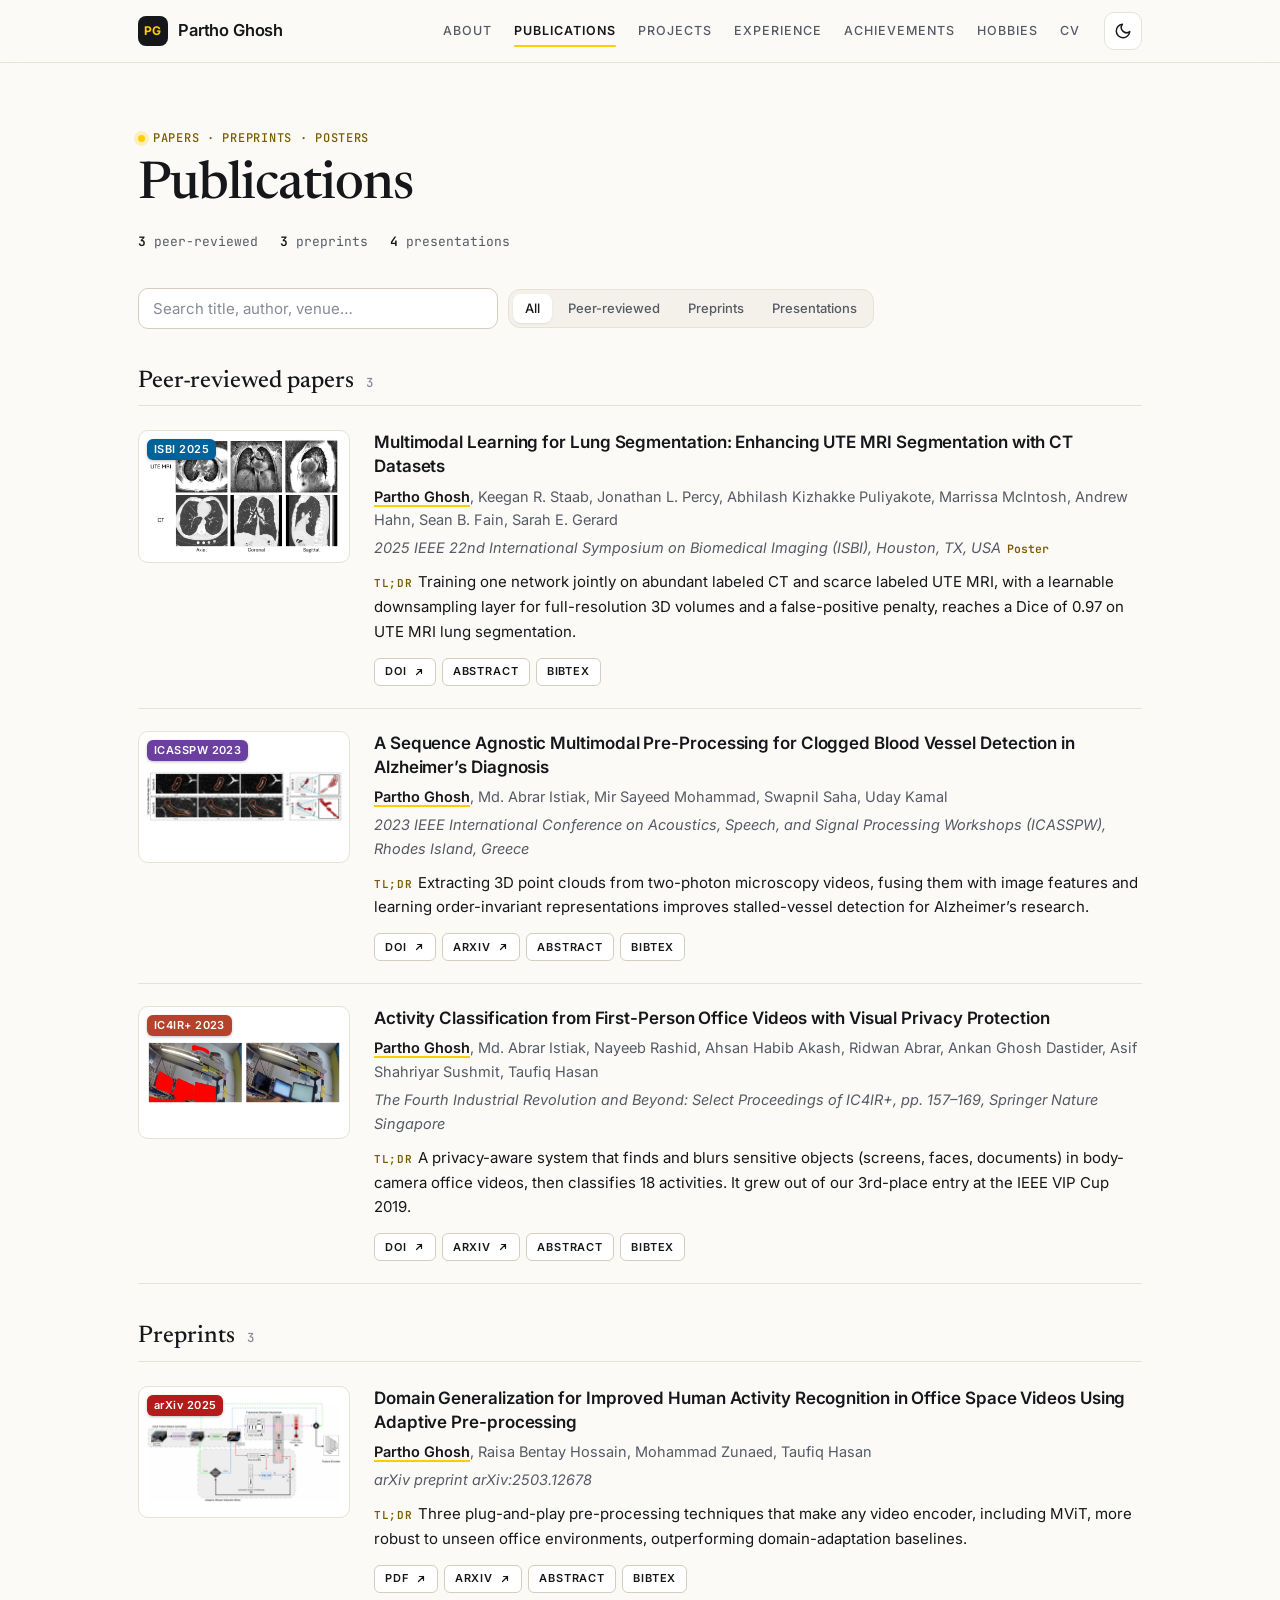
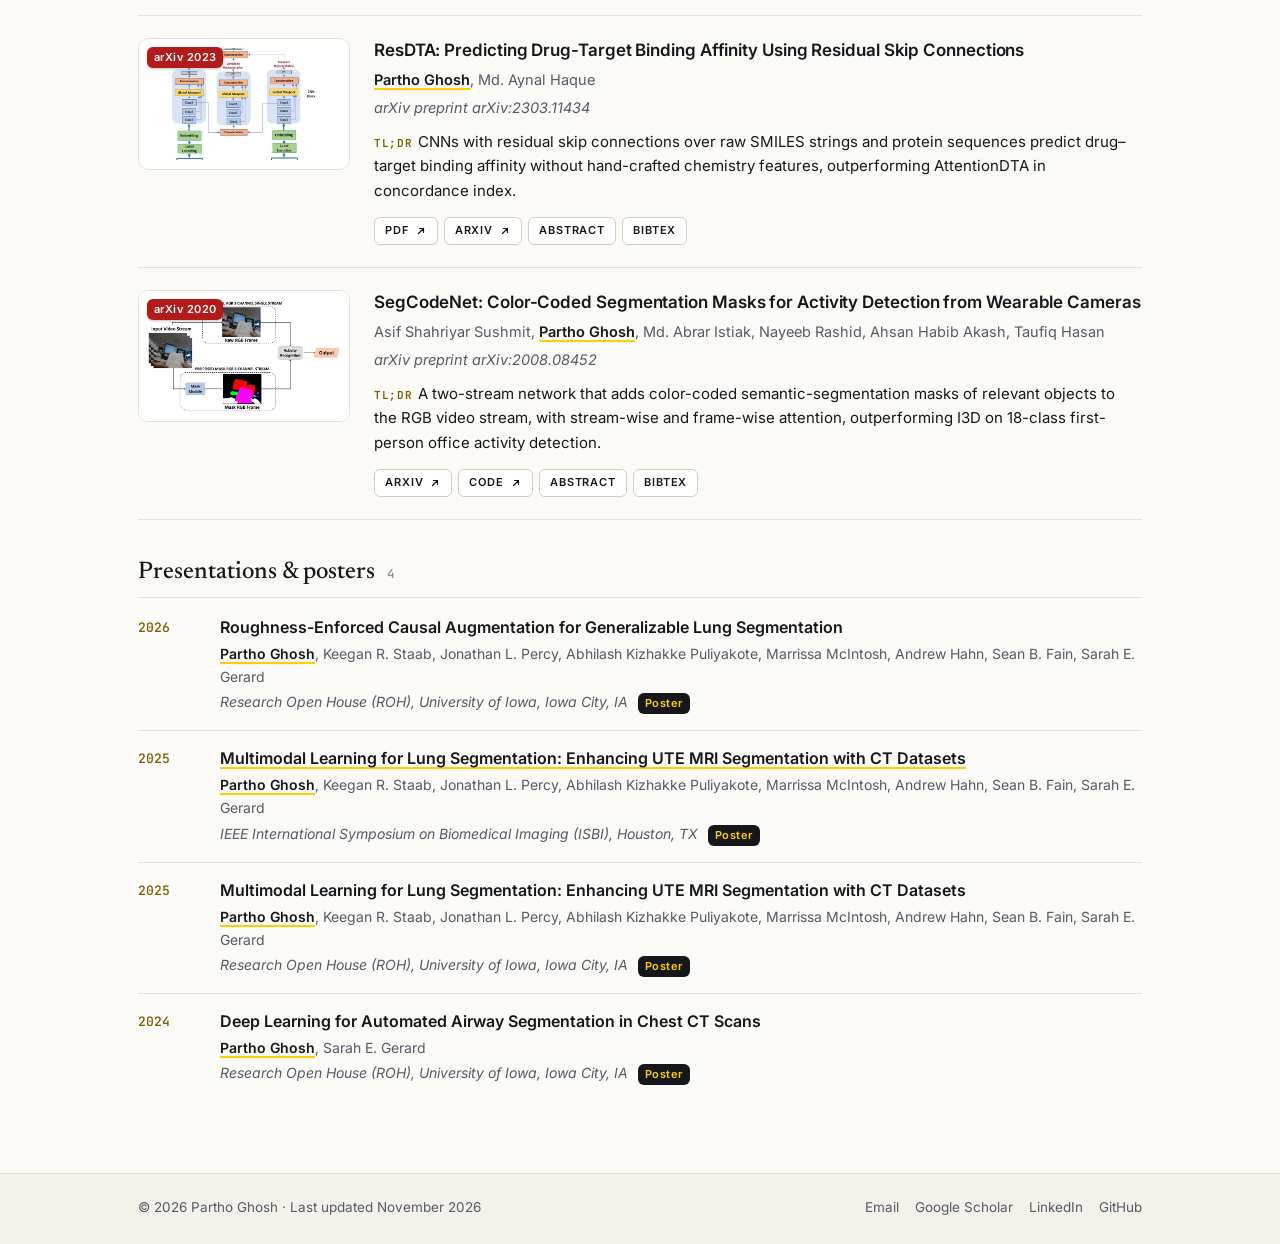
<file: publications.html>
<!doctype html>
<html lang="en">
<head>
  <meta charset="utf-8">
  <meta name="viewport" content="width=device-width, initial-scale=1">
  <title>Publications · Partho Ghosh</title>
  <meta name="description" content="Publications, preprints and presentations by Partho Ghosh on medical image analysis, UTE MRI and CT lung segmentation, and video activity recognition.">
  <link rel="canonical" href="https://iampartho.github.io/publications.html">
  <meta property="og:type" content="website">
  <meta property="og:title" content="Publications · Partho Ghosh">
  <meta property="og:description" content="Peer-reviewed papers, preprints and presentations by Partho Ghosh.">
  <meta property="og:url" content="https://iampartho.github.io/publications.html">
  <meta property="og:image" content="https://iampartho.github.io/assets/img/profile.jpg">
  <meta name="theme-color" content="#fbfaf7" media="(prefers-color-scheme: light)">
  <meta name="theme-color" content="#0e1014" media="(prefers-color-scheme: dark)">
  <link rel="icon" href="favicon.svg" type="image/svg+xml">
  <link rel="preconnect" href="https://fonts.googleapis.com">
  <link rel="preconnect" href="https://fonts.gstatic.com" crossorigin>
  <link rel="stylesheet" href="https://fonts.googleapis.com/css2?family=Inter:wght@400;500;600;700&family=JetBrains+Mono:wght@400;500;600&family=Newsreader:ital,opsz,wght@0,6..72,400;0,6..72,500;0,6..72,600;1,6..72,400&display=swap">
  <link rel="stylesheet" href="assets/css/style.css">
  <script>(function(){try{var t=localStorage.getItem('theme');if(t==='dark'||t==='light')document.documentElement.setAttribute('data-theme',t);}catch(e){}})();</script>
</head>
<body>
<a class="skip" href="#main">Skip to content</a>

<header class="nav">
  <div class="wrap">
    <a class="brand" href="index.html"><span class="mark" aria-hidden="true">PG</span>Partho Ghosh</a>
    <nav class="nav-links" id="site-menu" aria-label="Main">
      <a href="index.html">About</a>
      <a href="publications.html" aria-current="page">Publications</a>
      <a href="projects.html">Projects</a>
      <a href="experience.html">Experience</a>
      <a href="achievements.html">Achievements</a>
      <a href="hobbies.html">Hobbies</a>
      <a href="cv.html">CV</a>
    </nav>
    <button class="icon-btn theme-btn" type="button" aria-label="Switch theme">
      <svg class="moon" viewBox="0 0 24 24" fill="none" stroke="currentColor" stroke-width="2" stroke-linecap="round" stroke-linejoin="round" aria-hidden="true"><path d="M21 12.8A9 9 0 1 1 11.2 3a7 7 0 0 0 9.8 9.8z"/></svg>
      <svg class="sun" viewBox="0 0 24 24" fill="none" stroke="currentColor" stroke-width="2" stroke-linecap="round" stroke-linejoin="round" aria-hidden="true"><circle cx="12" cy="12" r="4"/><path d="M12 2v2M12 20v2M4.9 4.9l1.4 1.4M17.7 17.7l1.4 1.4M2 12h2M20 12h2M4.9 19.1l1.4-1.4M17.7 6.3l1.4-1.4"/></svg>
    </button>
    <button class="icon-btn menu-btn" type="button" aria-label="Open menu" aria-expanded="false" aria-controls="site-menu">
      <svg viewBox="0 0 24 24" fill="none" stroke="currentColor" stroke-width="2" stroke-linecap="round" aria-hidden="true"><path d="M4 7h16M4 12h16M4 17h16"/></svg>
    </button>
  </div>
</header>

<main id="main" class="wrap">

  <section class="page-head">
    <p class="eyebrow">Papers &middot; preprints &middot; posters</p>
    <h1>Publications</h1>
    <!-- <p class="lede">Work on medical image analysis, from UTE MRI and CT lung segmentation to microscopy, plus earlier work on video activity recognition and drug discovery. For citation counts, see my <a href="https://scholar.google.com/citations?user=H5ahLtkAAAAJ&amp;hl=en" target="_blank" rel="noopener">Google Scholar profile</a>.</p> -->
    <div class="stat-line" id="pub-stats"></div>
  </section>

  <div class="pub-tools">
    <label class="sr-only" for="pub-search">Search publications</label>
    <input class="search" id="pub-search" type="search" placeholder="Search title, author, venue&hellip;" autocomplete="off">
    <div class="seg" id="pub-filter" role="group" aria-label="Filter by type">
      <button type="button" data-filter="all" aria-pressed="true">All</button>
      <button type="button" data-filter="peer" aria-pressed="false">Peer-reviewed</button>
      <button type="button" data-filter="preprint" aria-pressed="false">Preprints</button>
      <button type="button" data-filter="talks" aria-pressed="false">Presentations</button>
    </div>
  </div>

  <div id="pub-list">
    <noscript><p>This list needs JavaScript. You can also find all papers on <a href="https://scholar.google.com/citations?user=H5ahLtkAAAAJ&amp;hl=en">Google Scholar</a>.</p></noscript>
  </div>

  <!-- <p class="muted" style="margin-top:28px;font-size:14px"><strong>&#9670;</strong> My name is <span style="text-decoration:underline;text-decoration-color:var(--gold);text-decoration-thickness:2px;text-underline-offset:3px;font-weight:600;color:var(--text)">underlined</span> in author lists.</p> -->

</main>

<footer class="footer">
  <div class="wrap">
    <span>&copy; <span data-year>2026</span> Partho Ghosh &middot; Last updated November 2026</span>
    <nav aria-label="Elsewhere">
      <a href="mailto:partho-ghosh@uiowa.edu">Email</a>
      <a href="https://scholar.google.com/citations?user=H5ahLtkAAAAJ&amp;hl=en" target="_blank" rel="noopener">Google Scholar</a>
      <a href="https://www.linkedin.com/in/iampartho/" target="_blank" rel="noopener">LinkedIn</a>
      <a href="https://github.com/iampartho" target="_blank" rel="noopener">GitHub</a>
    </nav>
  </div>
</footer>

<script src="assets/js/site.js"></script>
<script src="assets/js/publications.js"></script>
<script>
  renderAllPubs(document.getElementById('pub-list'), {
    search: document.getElementById('pub-search'),
    seg: document.getElementById('pub-filter'),
    stats: document.getElementById('pub-stats')
  });
</script>
</body>
</html>
</file>
<file: assets/css/style.css>
/* =====================================================================
   Partho Ghosh — personal website
   Plain HTML + CSS + JS (no build step). All colours are tokens below:
   change them here and the whole site follows, in light and dark mode.
   ===================================================================== */

:root {
  --bg: #fbfaf7;
  --bg-soft: #f3f1ea;
  --surface: #ffffff;
  --text: #16171b;
  --muted: #555a65;
  --faint: #868b96;
  --rule: #e6e2d6;
  --rule-strong: #d3cebf;
  --gold: #ffcd00;                    /* Iowa gold: decorative accents     */
  --gold-soft: rgba(255, 205, 0, .24);
  --gold-ink: #7a5c00;                /* gold that passes contrast as text */
  --mark-bg: #16171b;
  --mark-fg: #ffcd00;
  --shadow: 0 1px 2px rgba(22, 23, 27, .05), 0 10px 28px rgba(22, 23, 27, .07);
  --viz-bg: #0c0e13;
  --viz-panel: #12151c;
  --viz-text: #ecebe6;
  --viz-muted: #9ba1ac;
  --radius: 14px;
  --serif: "Newsreader", Georgia, "Times New Roman", serif;
  --sans: "Inter", system-ui, -apple-system, "Segoe UI", Roboto, "Helvetica Neue", Arial, sans-serif;
  --mono: "JetBrains Mono", ui-monospace, SFMono-Regular, Menlo, Consolas, monospace;
  color-scheme: light;
}

@media (prefers-color-scheme: dark) {
  :root:not([data-theme="light"]) {
    --bg: #0e1014;
    --bg-soft: #161921;
    --surface: #171a22;
    --text: #ecebe6;
    --muted: #a7acb6;
    --faint: #767c88;
    --rule: #272b35;
    --rule-strong: #363b47;
    --gold-soft: rgba(255, 205, 0, .16);
    --gold-ink: #ffd54a;
    --mark-bg: #ffcd00;
    --mark-fg: #16171b;
    --shadow: 0 1px 2px rgba(0, 0, 0, .35), 0 12px 32px rgba(0, 0, 0, .35);
    --viz-bg: #08090c;
    --viz-panel: #0f1218;
    color-scheme: dark;
  }
}
:root[data-theme="dark"] {
  --bg: #0e1014;
  --bg-soft: #161921;
  --surface: #171a22;
  --text: #ecebe6;
  --muted: #a7acb6;
  --faint: #767c88;
  --rule: #272b35;
  --rule-strong: #363b47;
  --gold-soft: rgba(255, 205, 0, .16);
  --gold-ink: #ffd54a;
  --mark-bg: #ffcd00;
  --mark-fg: #16171b;
  --shadow: 0 1px 2px rgba(0, 0, 0, .35), 0 12px 32px rgba(0, 0, 0, .35);
  --viz-bg: #08090c;
  --viz-panel: #0f1218;
  color-scheme: dark;
}

/* ---------- Base ---------- */
*, *::before, *::after { box-sizing: border-box; }
[hidden] { display: none !important; }
html { -webkit-text-size-adjust: 100%; scroll-behavior: smooth; }
body {
  margin: 0; background: var(--bg); color: var(--text);
  font: 16px/1.65 var(--sans); -webkit-font-smoothing: antialiased; text-rendering: optimizeLegibility;
  overflow-x: hidden;
}
img, svg, canvas { max-width: 100%; }
img { height: auto; }
p { margin: 0 0 14px; }
strong { font-weight: 600; }
a {
  color: inherit; text-decoration: underline; text-decoration-color: var(--gold);
  text-decoration-thickness: 2px; text-underline-offset: 3px; border-radius: 3px;
  transition: background-color .15s ease, color .15s ease, border-color .15s ease;
}
a:hover { background-color: var(--gold-soft); }
:focus-visible { outline: 2px solid var(--gold-ink); outline-offset: 3px; }
::selection { background: var(--gold); color: #16171b; }
.wrap { max-width: 1060px; margin: 0 auto; padding: 0 28px; }
@media (max-width: 560px) { .wrap { padding: 0 16px; } }
.skip {
  position: absolute; left: -9999px; top: 10px; z-index: 100; padding: 8px 14px;
  background: var(--surface); border: 2px solid var(--gold); border-radius: 8px;
}
.skip:focus { left: 10px; }
.sr-only {
  position: absolute !important; width: 1px; height: 1px; padding: 0; margin: -1px;
  overflow: hidden; clip: rect(0, 0, 0, 0); white-space: nowrap; border: 0;
}
.muted { color: var(--muted); }
.mono { font-family: var(--mono); }

/* ---------- Navigation ---------- */
.nav {
  position: sticky; top: 0; z-index: 50;
  background: var(--bg);
  background: color-mix(in srgb, var(--bg) 84%, transparent);
  -webkit-backdrop-filter: saturate(1.4) blur(12px); backdrop-filter: saturate(1.4) blur(12px);
  border-bottom: 1px solid var(--rule);
}
.nav .wrap { display: flex; align-items: center; gap: 14px; height: 62px; position: relative; }
.brand {
  display: inline-flex; align-items: center; gap: 10px; margin-right: auto;
  font-weight: 600; font-size: 16.5px; letter-spacing: -.01em; white-space: nowrap; text-decoration: none;
}
.brand:hover { background: none; }
.brand .mark {
  width: 30px; height: 30px; border-radius: 8px; display: grid; place-items: center; flex: none;
  background: var(--mark-bg); color: var(--mark-fg); font: 700 12px/1 var(--sans); letter-spacing: .03em;
}
.nav-links { display: flex; align-items: center; gap: 2px; }
.nav-links a {
  position: relative; padding: 8px 10px; border-radius: 8px; text-decoration: none;
  font-size: 12.5px; font-weight: 500; letter-spacing: .08em; text-transform: uppercase; color: var(--muted);
}
.nav-links a:hover { color: var(--text); background: var(--bg-soft); }
.nav-links a[aria-current="page"] { color: var(--text); font-weight: 600; }
.nav-links a[aria-current="page"]::after {
  content: ""; position: absolute; left: 10px; right: 10px; bottom: 2px; height: 2px;
  border-radius: 2px; background: var(--gold);
}
.icon-btn {
  width: 38px; height: 38px; flex: none; display: inline-grid; place-items: center; cursor: pointer;
  border: 1px solid var(--rule); border-radius: 10px; background: var(--surface); color: var(--text);
  transition: border-color .15s ease, transform .15s ease;
}
.icon-btn:hover { border-color: var(--rule-strong); transform: translateY(-1px); }
.icon-btn svg { width: 18px; height: 18px; }
.theme-btn .sun { display: none; }
@media (prefers-color-scheme: dark) {
  :root:not([data-theme="light"]) .theme-btn .sun { display: block; }
  :root:not([data-theme="light"]) .theme-btn .moon { display: none; }
}
:root[data-theme="dark"] .theme-btn .sun { display: block; }
:root[data-theme="dark"] .theme-btn .moon { display: none; }
.menu-btn { display: none; }
@media (max-width: 940px) {
  .menu-btn { display: inline-grid; }
  .nav-links {
    display: none; position: absolute; top: 62px; left: 0; right: 0; flex-direction: column; align-items: stretch;
    gap: 0; padding: 6px 28px 16px; background: var(--bg); border-bottom: 1px solid var(--rule); box-shadow: var(--shadow);
  }
  .nav.open .nav-links { display: flex; }
  .nav-links a { padding: 13px 4px 13px 14px; font-size: 13px; border-radius: 0; border-bottom: 1px solid var(--rule); }
  .nav-links a:last-child { border-bottom: 0; }
  .nav-links a[aria-current="page"]::after { left: 0; right: auto; top: 12px; bottom: 12px; width: 3px; height: auto; }
}
@media (max-width: 560px) { .nav-links { padding: 6px 16px 14px; } }

/* ---------- Generic headings & sections ---------- */
.eyebrow {
  display: inline-flex; align-items: center; gap: 8px; margin: 0 0 12px;
  font: 500 12px/1.4 var(--mono); letter-spacing: .06em; text-transform: uppercase; color: var(--gold-ink);
}
.eyebrow::before {
  content: ""; width: 7px; height: 7px; border-radius: 50%; background: var(--gold);
  box-shadow: 0 0 0 4px var(--gold-soft); flex: none;
}
.page-head { padding: 60px 0 10px; }
.page-head h1 {
  font: 500 clamp(38px, 5.4vw, 52px)/1.06 var(--serif); letter-spacing: -.02em; margin: 0 0 14px;
}
.page-head .lede { color: var(--muted); max-width: 68ch; margin: 0; font-size: 17.5px; }
.section { padding: 44px 0 6px; scroll-margin-top: 76px; }
.section-head {
  display: flex; align-items: baseline; justify-content: space-between; gap: 16px; flex-wrap: wrap;
  margin: 0 0 20px; padding-bottom: 12px; border-bottom: 1px solid var(--rule);
}
.section-head h2 { font: 500 29px/1.2 var(--serif); letter-spacing: -.01em; margin: 0; }
.section-head .more { font-size: 14px; font-weight: 500; }
.section-intro { color: var(--muted); max-width: 72ch; margin: -6px 0 22px; }

/* ---------- Buttons ---------- */
.btn {
  display: inline-flex; align-items: center; gap: 8px; padding: 8px 14px; cursor: pointer;
  font: 500 14px/1.2 var(--sans); text-decoration: none; color: var(--text);
  background: var(--surface); border: 1px solid var(--rule-strong); border-radius: 10px;
  transition: border-color .15s ease, transform .15s ease, box-shadow .15s ease, background-color .15s ease;
}
.btn:hover { background: var(--surface); border-color: var(--text); transform: translateY(-1px); }
.btn svg { width: 16px; height: 16px; flex: none; }
.btn.primary { background: var(--text); border-color: var(--text); color: var(--bg); }
.btn.primary:hover { background: var(--text); box-shadow: 0 0 0 4px var(--gold-soft); }
.btn.gold { background: var(--gold); border-color: var(--gold); color: #16171b; }
.btn.gold:hover { background: var(--gold); box-shadow: 0 0 0 4px var(--gold-soft); }
.btn-row { display: flex; flex-wrap: wrap; gap: 8px; }

/* ---------- Home: hero ---------- */
.hero {
  position: relative; display: grid; grid-template-columns: minmax(0, 1fr) 264px; gap: 56px;
  padding: 68px 0 26px; align-items: start;
}
.hero-art {                                   /* decorative airway tree under the portrait */
  display: block; width: calc(100% + 80px); max-width: none; height: 390px; margin: 4px -40px 0; pointer-events: none; opacity: .8;
}
.hero h1 {
  font: 500 clamp(44px, 6.6vw, 66px)/1 var(--serif); letter-spacing: -.025em; margin: 0 0 16px;
}
.hero .lede {
  font: 400 clamp(19px, 2.3vw, 23px)/1.42 var(--serif); color: var(--muted); margin: 0 0 24px; max-width: 34ch;
}
.hero .bio p { max-width: 66ch; }
.socials { display: flex; flex-wrap: wrap; gap: 8px; margin: 24px 0 4px; }
.portrait { position: relative; margin-top: 8px; }
.portrait .photo { position: relative; isolation: isolate; }
.portrait img {
  display: block; width: 100%; height: auto; aspect-ratio: 1 / 1; object-fit: cover; border-radius: 20px;
  background: var(--bg-soft); box-shadow: var(--shadow);
}
.portrait .photo::before {
  content: ""; position: absolute; z-index: -1; inset: 14px -14px -14px 14px;
  border: 2px solid var(--gold); border-radius: 20px;
}
.portrait .meta { margin-top: 30px; font: 12.5px/1.8 var(--mono); color: var(--muted); }
.portrait .meta span { display: block; }
@media (max-width: 840px) {
  .hero { grid-template-columns: minmax(0, 1fr); gap: 28px; padding-top: 40px; }
  .portrait { order: -1; width: 180px; }
  .portrait .meta, .hero-art { display: none; }
}

/* Affiliations */
.affils { display: flex; flex-wrap: wrap; gap: 16px 44px; padding: 22px 0 4px; }
.affil { display: flex; align-items: center; gap: 12px; }
.logo-badge {
  width: 46px; height: 46px; border-radius: 50%; flex: none; display: grid; place-items: center;
  font: 700 12.5px/1 var(--sans); letter-spacing: .02em; color: #fff;
}
.logo-badge.ui { background: #16171b; color: #ffcd00; box-shadow: inset 0 0 0 2px #ffcd00; }
.logo-badge.buet { background: #8b1d24; }
.logo-badge.lab { background: #0f5c63; }
.logo-badge.agro { background: #2f6b3a; }
.logo-badge.web { background: #4a5263; }
.affil .name { font-weight: 600; font-size: 14.5px; line-height: 1.3; }
.affil .sub { color: var(--muted); font-size: 13px; line-height: 1.45; }

/* Interest chips */
.chips { display: flex; flex-wrap: wrap; gap: 8px; margin: 0; padding: 0; list-style: none; }
.chips li {
  padding: 7px 12px; border-radius: 999px; font-size: 14px; background: var(--surface);
  border: 1px solid var(--rule); color: var(--text);
}
.chips li::before { content: "◆"; color: var(--gold); font-size: 9px; margin-right: 8px; vertical-align: 2px; }

/* Now-working-on cards: 3 on the first row (the thesis bridges), 2 wider ones below (parallel threads) */
.now-grid { display: grid; grid-template-columns: repeat(6, minmax(0, 1fr)); gap: 14px; }
.now-grid > .now-card { grid-column: span 2; }
.now-grid > .now-card:nth-child(n+4) { grid-column: span 3; }
.now-card {
  display: flex; flex-direction: column; gap: 8px; padding: 18px; text-decoration: none;
  border: 1px solid var(--rule); border-radius: var(--radius); background: var(--surface);
  transition: transform .2s ease, border-color .2s ease, box-shadow .2s ease;
}
.now-card:hover { background: var(--surface); transform: translateY(-3px); border-color: var(--rule-strong); box-shadow: var(--shadow); }
.now-card .ico {
  width: 40px; height: 40px; border-radius: 10px; display: grid; place-items: center;
  background: var(--gold-soft); color: var(--gold-ink);
}
.now-card .ico svg { width: 22px; height: 22px; }
.now-card h3 { margin: 4px 0 0; font: 600 15.5px/1.35 var(--sans); }
.now-card p { margin: 0; font-size: 14px; color: var(--muted); line-height: 1.5; }
.now-card .go { margin-top: auto; padding-top: 6px; font: 500 12px/1 var(--mono); color: var(--gold-ink); }
@media (max-width: 900px) {
  .now-grid { grid-template-columns: repeat(2, minmax(0, 1fr)); }
  .now-grid > .now-card, .now-grid > .now-card:nth-child(n+4) { grid-column: auto; }
}
@media (max-width: 520px) { .now-grid { grid-template-columns: minmax(0, 1fr); } }

/* News */
.news { list-style: none; margin: 0; padding: 0; }
.news li {
  display: grid; grid-template-columns: 100px minmax(0, 1fr); gap: 18px; padding: 11px 0;
  border-bottom: 1px dashed var(--rule); font-size: 15.5px;
}
.news li:last-child { border-bottom: 0; }
.news .when { font: 500 12.5px/2 var(--mono); color: var(--gold-ink); white-space: nowrap; }
details.older { margin-top: 4px; }
details.older > summary {
  cursor: pointer; list-style: none; display: inline-flex; align-items: center; gap: 8px; margin: 8px 0;
  font: 500 13px/1 var(--mono); color: var(--muted);
}
details.older > summary::-webkit-details-marker { display: none; }
details.older > summary::before { content: "+"; font-size: 16px; color: var(--gold-ink); width: 12px; }
details.older[open] > summary::before { content: "−"; }
details.older > summary:hover { color: var(--text); }
@media (max-width: 540px) { .news li { grid-template-columns: minmax(0, 1fr); gap: 0; } }

/* ---------- Publications ---------- */
.pub-tools { display: flex; flex-wrap: wrap; align-items: center; gap: 10px; margin: 26px 0 4px; }
.search {
  flex: 1 1 260px; max-width: 360px; padding: 10px 14px; font: 15px var(--sans); color: var(--text);
  background: var(--surface); border: 1px solid var(--rule-strong); border-radius: 10px;
}
.search::placeholder { color: var(--faint); }
.seg { display: inline-flex; flex-wrap: wrap; gap: 4px; padding: 4px; border: 1px solid var(--rule); border-radius: 12px; background: var(--bg-soft); }
.seg button {
  font: 500 13px/1 var(--sans); padding: 8px 12px; border-radius: 8px; border: 0; cursor: pointer;
  background: transparent; color: var(--muted);
}
.seg button:hover { color: var(--text); }
.seg button[aria-pressed="true"] { background: var(--surface); color: var(--text); box-shadow: 0 1px 2px rgba(0,0,0,.08); }
.stat-line { display: flex; flex-wrap: wrap; gap: 8px 22px; margin: 18px 0 0; font: 13px/1.5 var(--mono); color: var(--muted); }
.stat-line b { color: var(--text); font-weight: 600; }
.pub-group-title {
  display: flex; align-items: baseline; gap: 12px; margin: 38px 0 2px; padding-bottom: 10px;
  border-bottom: 1px solid var(--rule); font: 500 24px/1.2 var(--serif);
}
.pub-group-title .count { font: 500 12.5px/1 var(--mono); color: var(--faint); }
.pub {
  display: grid; grid-template-columns: 212px minmax(0, 1fr); gap: 24px; padding: 22px 0;
  border-bottom: 1px solid var(--rule);
}
.pub:last-child { border-bottom: 0; }
.pub .thumb {
  position: relative; align-self: start; aspect-ratio: 16 / 10; border-radius: 10px; overflow: hidden;
  background: #fff; border: 1px solid var(--rule);
}
.pub .thumb img { width: 100%; height: 100%; object-fit: contain; display: block; padding: 6px; }
.pub .badge, .badge {
  display: inline-block; font: 600 11px/1 var(--sans); letter-spacing: .04em; padding: 5px 7px;
  border-radius: 6px; color: #fff; background: var(--badge, #444); white-space: nowrap;
}
.pub .thumb .badge { position: absolute; left: 8px; top: 8px; box-shadow: 0 1px 3px rgba(0,0,0,.25); }
.pub h3 { margin: 0 0 6px; font: 600 17px/1.42 var(--sans); letter-spacing: -.005em; }
.pub .authors { margin: 0 0 4px; font-size: 14.5px; color: var(--muted); }
.pub .authors .me {
  color: var(--text); font-weight: 600; text-decoration: underline; text-decoration-color: var(--gold);
  text-decoration-thickness: 2px; text-underline-offset: 3px;
}
.pub .venue { margin: 0; font-size: 14.5px; font-style: italic; color: var(--muted); }
.pub .note { display: inline-block; margin-left: 6px; font: 600 11.5px/1 var(--mono); font-style: normal; color: var(--gold-ink); }
.pub .tldr { margin: 10px 0 0; font-size: 15px; }
.pub .tldr b { font: 600 11px/1 var(--mono); letter-spacing: .06em; color: var(--gold-ink); margin-right: 6px; }
.actions { display: flex; flex-wrap: wrap; gap: 6px; margin-top: 13px; }
.chip-btn {
  display: inline-flex; align-items: center; gap: 6px; padding: 7px 10px; cursor: pointer;
  font: 600 11px/1 var(--sans); letter-spacing: .08em; text-transform: uppercase; text-decoration: none;
  color: var(--text); background: var(--surface); border: 1px solid var(--rule-strong); border-radius: 6px;
}
.chip-btn:hover { background: var(--surface); border-color: var(--text); }
.chip-btn[aria-expanded="true"] { background: var(--text); color: var(--bg); border-color: var(--text); }
.chip-btn svg { width: 12px; height: 12px; }
.drawer { margin-top: 12px; }
.drawer .abs {
  margin: 0; padding: 12px 16px; font-size: 14.5px; line-height: 1.7; background: var(--bg-soft);
  border-left: 3px solid var(--gold); border-radius: 0 8px 8px 0;
}
.bib-wrap { position: relative; }
.bib-wrap pre {
  margin: 0; padding: 14px 16px; overflow-x: auto; white-space: pre-wrap; word-break: break-word;
  font: 12.5px/1.6 var(--mono); color: var(--text); background: var(--bg-soft);
  border: 1px solid var(--rule); border-radius: 8px;
}
.bib-wrap .copy { position: absolute; top: 8px; right: 8px; }
.pub-empty { padding: 30px 0; color: var(--muted); }
.pres { list-style: none; margin: 0; padding: 0; }
.pres li {
  display: grid; grid-template-columns: 64px minmax(0, 1fr); gap: 18px; padding: 16px 0;
  border-bottom: 1px solid var(--rule);
}
.pres li:last-child { border-bottom: 0; }
.pres .yr { font: 500 13px/1.8 var(--mono); color: var(--gold-ink); }
.pres .t { font-weight: 600; margin: 0 0 3px; line-height: 1.45; }
.pres .a { font-size: 14px; color: var(--muted); margin: 0 0 2px; }
.pres .a .me { color: var(--text); font-weight: 600; text-decoration: underline; text-decoration-color: var(--gold); text-decoration-thickness: 2px; text-underline-offset: 3px; }
.pres .v { font-size: 14px; color: var(--muted); font-style: italic; margin: 0; }
@media (max-width: 660px) {
  .pub { grid-template-columns: minmax(0, 1fr); gap: 12px; }
  .pub .thumb { max-width: 360px; }
}

/* ---------- Projects ---------- */
.bridge {
  display: grid; grid-template-columns: 200px minmax(0, 1fr) 200px; gap: 18px; align-items: stretch;
  margin: 30px 0 8px; padding: 22px; border: 1px solid var(--rule); border-radius: 18px;
  background: var(--surface); box-shadow: var(--shadow);
}
.bridge .end {
  display: flex; flex-direction: column; justify-content: center; gap: 6px; padding: 18px;
  border-radius: 14px; background: var(--bg-soft); border: 1px solid var(--rule);
}
.bridge .end .tag { font: 600 11px/1 var(--mono); letter-spacing: .08em; text-transform: uppercase; color: var(--faint); }
.bridge .end b { font: 500 26px/1.1 var(--serif); }
.bridge .end span { font-size: 13.5px; color: var(--muted); line-height: 1.45; }
.bridge .end.rich { border-left: 4px solid var(--text); }
.bridge .end.scarce { border-right: 4px solid var(--gold); text-align: right; }
.bridge .routes { display: grid; gap: 10px; align-content: center; }
.route {
  position: relative; display: flex; align-items: center; gap: 12px; padding: 12px 16px;
  border-radius: 12px; text-decoration: none; overflow: hidden; border: 1px solid var(--rule);
}
.route::before {
  content: ""; position: absolute; left: 0; right: 0; top: 50%; height: 2px; z-index: 0; opacity: .7;
  background-image: linear-gradient(90deg, var(--gold) 50%, transparent 0);
  background-size: 14px 2px; animation: flow 1.1s linear infinite;
}
.route > * { position: relative; z-index: 1; }
.route .num {
  width: 30px; height: 30px; flex: none; border-radius: 50%; display: grid; place-items: center;
  font: 600 12px/1 var(--mono); background: var(--text); color: var(--bg);
}
.route .lbl { padding: 4px 10px; border-radius: 8px; background: var(--surface); font-weight: 600; font-size: 15px; }
.route .lbl small { display: block; font-weight: 400; font-size: 12.5px; color: var(--muted); }
.route:hover { background: var(--gold-soft); border-color: var(--gold); }
@keyframes flow { to { background-position: 14px 0; } }
.side-thread {
  display: flex; align-items: center; gap: 14px; flex-wrap: wrap; margin: 12px 0 0; padding: 14px 18px;
  border: 1px dashed var(--rule-strong); border-radius: 14px; font-size: 15px; color: var(--muted);
}
.side-thread a { font-weight: 600; color: var(--text); }
@media (max-width: 860px) {
  .bridge { grid-template-columns: minmax(0, 1fr); padding: 16px; }
  .bridge .end.scarce { text-align: left; border-right: 1px solid var(--rule); border-left: 4px solid var(--gold); }
  .route::before { display: none; }
}

.project {
  display: grid; grid-template-columns: minmax(0, 1fr) minmax(0, 1.08fr); gap: 48px; align-items: center;
  padding: 56px 0; border-bottom: 1px solid var(--rule); scroll-margin-top: 70px;
}
.project.flip .project-text { order: 2; }
.project h2 { font: 500 clamp(28px, 3.4vw, 34px)/1.12 var(--serif); letter-spacing: -.015em; margin: 0 0 12px; }
.project .q { font: italic 400 19px/1.45 var(--serif); color: var(--muted); margin: 0 0 18px; }
.project .why {
  margin: 18px 0 0; padding: 12px 16px; border-radius: 10px; background: var(--bg-soft);
  border-left: 3px solid var(--gold); font-size: 15px;
}
.project .why b { display: block; font: 600 11px/1.6 var(--mono); letter-spacing: .08em; text-transform: uppercase; color: var(--gold-ink); }
.tags { display: flex; flex-wrap: wrap; gap: 6px; margin: 18px 0 0; padding: 0; list-style: none; }
.tags li {
  font: 500 12px/1 var(--mono); padding: 6px 9px; border-radius: 999px; color: var(--muted);
  background: var(--surface); border: 1px solid var(--rule);
}
.outputs { margin: 16px 0 0; font-size: 14px; color: var(--muted); }
.outputs a { color: var(--text); font-weight: 500; }
@media (max-width: 880px) {
  .project { grid-template-columns: minmax(0, 1fr); gap: 24px; padding: 44px 0; }
  .project.flip .project-text { order: 0; }
}

/* Visualization panels */
.viz {
  position: relative; margin: 0; min-width: 0; padding: 14px; border-radius: 18px; color: var(--viz-text); background: var(--viz-bg);
  border: 1px solid rgba(255, 255, 255, .07); box-shadow: var(--shadow);
}
.viz-stage { position: relative; border-radius: 12px; overflow: hidden; background: #000; }
.viz canvas { display: block; width: 100%; height: auto; aspect-ratio: 4 / 3; touch-action: pan-y; }
.viz canvas.square { aspect-ratio: 1 / 1; }
.viz canvas.grab { cursor: grab; }
.viz canvas.grab:active { cursor: grabbing; }
.viz-label {
  position: absolute; top: 10px; padding: 5px 8px; border-radius: 6px; pointer-events: none; white-space: nowrap;
  font: 500 11.5px/1 var(--mono); letter-spacing: .03em; color: #fff; background: rgba(0, 0, 0, .55);
}
.viz-label.l { left: 10px; }
.viz-label.r { right: 10px; }
.viz-hint {
  position: absolute; bottom: 10px; left: 50%; transform: translateX(-50%); pointer-events: none; white-space: nowrap;
  padding: 5px 9px; border-radius: 999px; font: 500 11px/1 var(--mono); color: #fff; background: rgba(0, 0, 0, .55);
  transition: opacity .4s ease;
}
.viz-bar { display: flex; flex-wrap: wrap; align-items: center; gap: 6px; margin-top: 12px; }
.viz-bar .spacer { flex: 1; }
.viz-btn {
  display: inline-flex; align-items: center; gap: 6px; padding: 8px 11px; cursor: pointer; white-space: nowrap;
  font: 500 12.5px/1 var(--sans); color: var(--viz-text); background: rgba(255, 255, 255, .05);
  border: 1px solid rgba(255, 255, 255, .14); border-radius: 8px; transition: background-color .15s, border-color .15s;
}
.viz-btn:hover { background: rgba(255, 255, 255, .1); border-color: rgba(255, 255, 255, .28); }
.viz-btn[aria-pressed="true"] { background: #ffcd00; border-color: #ffcd00; color: #111; }
.viz-btn svg { width: 14px; height: 14px; }
.viz-range { display: flex; flex-wrap: wrap; align-items: center; gap: 10px; margin-top: 12px; font: 500 12px/1 var(--mono); color: var(--viz-muted); }
.viz-range output { min-width: 3.2em; color: var(--viz-text); }
.viz input[type="range"] { flex: 1 1 120px; min-width: 0; width: auto; accent-color: #ffcd00; }
.viz-cap { margin: 12px 2px 2px; font-size: 13px; line-height: 1.55; color: var(--viz-muted); }
.viz-cap b { color: var(--viz-text); font-weight: 600; }
.viz-legend { display: flex; flex-wrap: wrap; gap: 6px 14px; margin: 10px 2px 0; font: 12px/1.4 var(--sans); color: var(--viz-muted); }
.viz-legend i { display: inline-block; width: 10px; height: 10px; border-radius: 50%; margin-right: 6px; vertical-align: -1px; }

/* Past projects */
.past-grid { display: grid; grid-template-columns: repeat(2, minmax(0, 1fr)); gap: 14px; }
.past {
  display: flex; flex-direction: column; gap: 6px; padding: 18px 20px; border-radius: var(--radius);
  background: var(--surface); border: 1px solid var(--rule);
}
.past .meta { font: 500 12px/1.4 var(--mono); color: var(--gold-ink); }
.past h3 { margin: 0; font: 600 16px/1.4 var(--sans); }
.past p { margin: 0; font-size: 14.5px; color: var(--muted); }
.past .actions { margin-top: 8px; }
@media (max-width: 700px) { .past-grid { grid-template-columns: minmax(0, 1fr); } }

/* ---------- Experience ---------- */
.gantt { margin: 8px 0 0; padding: 20px 22px 16px; border-radius: 18px; background: var(--surface); border: 1px solid var(--rule); box-shadow: var(--shadow); }
.gantt-lane { margin: 0 0 16px; }
.gantt-lane:last-of-type { margin-bottom: 6px; }
.gantt-lane h3 { margin: 0 0 6px; font: 600 11px/1.4 var(--mono); letter-spacing: .08em; text-transform: uppercase; color: var(--faint); }
.g-row { display: grid; grid-template-columns: 230px minmax(0, 1fr); gap: 14px; align-items: center; min-height: 28px; }
.g-row .g-name { font-size: 13.5px; line-height: 1.3; white-space: nowrap; overflow: hidden; text-overflow: ellipsis; }
.g-track {
  position: relative; height: 14px; border-radius: 999px;
  background: repeating-linear-gradient(90deg, var(--rule) 0 1px, transparent 1px 10%);
}
.g-bar {
  position: absolute; top: 0; bottom: 0; border-radius: 999px; background: var(--bar, var(--text));
  min-width: 8px; transition: filter .15s ease;
}
.g-bar.g-edu { --bar: #8b1d24; }
.g-bar.g-pos { --bar: var(--text); }
.g-bar.g-res { --bar: #ffcd00; }
.g-bar.g-now { -webkit-mask-image: linear-gradient(90deg, #000 80%, rgba(0,0,0,.35)); mask-image: linear-gradient(90deg, #000 80%, rgba(0,0,0,.35)); }
.g-row:hover .g-bar { filter: brightness(1.15); }
.g-axis { display: grid; grid-template-columns: 230px minmax(0, 1fr); gap: 14px; margin-top: 6px; }
.g-axis .ticks { position: relative; height: 18px; font: 11px/18px var(--mono); color: var(--faint); }
.g-axis .ticks span { position: absolute; transform: translateX(-50%); }
.g-axis .ticks span:first-child { transform: none; }
.g-legend { display: flex; flex-wrap: wrap; gap: 6px 18px; margin-top: 12px; font-size: 12.5px; color: var(--muted); }
.g-legend i { display: inline-block; width: 18px; height: 8px; border-radius: 999px; margin-right: 6px; vertical-align: 1px; }
@media (max-width: 640px) {
  .g-row { grid-template-columns: minmax(0, 1fr); gap: 3px; margin-bottom: 8px; }
  .g-row .g-name { white-space: normal; }
  .g-axis { grid-template-columns: minmax(0, 1fr); }
  .g-axis > span:first-child { display: none; }
  .gantt { padding: 16px; }
}

.xp { list-style: none; margin: 0; padding: 0; }
.xp-item { display: grid; grid-template-columns: 52px minmax(0, 1fr) auto; gap: 4px 18px; padding: 20px 0; border-bottom: 1px solid var(--rule); }
.xp-item:last-child { border-bottom: 0; }
.xp-item .logo-badge { grid-row: span 3; }
.xp-item .role { margin: 0; font-weight: 600; font-size: 16.5px; line-height: 1.35; }
.xp-item .org { color: var(--muted); font-size: 14.5px; }
.xp-item .when { font: 500 12.5px/1.5 var(--mono); color: var(--gold-ink); text-align: right; white-space: nowrap; }
.xp-item .where { grid-column: 3; font-size: 13px; color: var(--faint); text-align: right; }
.xp-item ul { grid-column: 2 / -1; margin: 8px 0 0; padding-left: 18px; font-size: 15px; }
.xp-item li { margin: 4px 0; }
.xp-item li::marker { color: var(--gold-ink); }
@media (max-width: 640px) {
  .xp-item { grid-template-columns: 46px minmax(0, 1fr); }
  .xp-item .logo-badge { width: 40px; height: 40px; font-size: 11px; grid-row: span 4; }
  .xp-item .when, .xp-item .where { grid-column: 2; text-align: left; }
}

.edu-grid { display: grid; grid-template-columns: repeat(2, minmax(0, 1fr)); gap: 14px; }
.edu {
  padding: 20px; border-radius: var(--radius); background: var(--surface); border: 1px solid var(--rule);
  display: grid; grid-template-columns: 50px minmax(0, 1fr); gap: 4px 14px; align-content: start;
}
.edu .logo-badge { grid-row: span 4; }
.edu h3 { margin: 0; font: 600 16px/1.35 var(--sans); }
.edu .org { color: var(--muted); font-size: 14.5px; }
.edu .when { font: 500 12.5px/1.6 var(--mono); color: var(--gold-ink); }
.edu ul { margin: 6px 0 0; padding-left: 18px; font-size: 14.5px; }
@media (max-width: 700px) { .edu-grid { grid-template-columns: minmax(0, 1fr); } }

.skills { display: grid; grid-template-columns: 200px minmax(0, 1fr); gap: 0; margin: 0; }
.skills dt, .skills dd { padding: 11px 0; border-bottom: 1px solid var(--rule); }
.skills dt { font-weight: 600; font-size: 14.5px; }
.skills dd { margin: 0; color: var(--muted); font-size: 14.5px; }
@media (max-width: 600px) {
  .skills { grid-template-columns: minmax(0, 1fr); }
  .skills dt { border-bottom: 0; padding-bottom: 2px; }
  .skills dd { padding-top: 0; }
}

/* ---------- Achievements ---------- */
.stats { display: grid; grid-template-columns: repeat(4, minmax(0, 1fr)); gap: 12px; margin: 30px 0 0; }
.stat {
  padding: 18px; border-radius: var(--radius); background: var(--surface); border: 1px solid var(--rule);
}
.stat b { display: block; font: 500 40px/1 var(--serif); letter-spacing: -.02em; }
.stat span { display: block; margin-top: 8px; font-size: 13.5px; color: var(--muted); line-height: 1.4; }
@media (max-width: 760px) { .stats { grid-template-columns: repeat(2, minmax(0, 1fr)); } }

.feature {
  position: relative; overflow: hidden; display: grid; grid-template-columns: 120px minmax(0, 1fr); gap: 26px;
  align-items: center; margin: 14px 0 0; padding: 28px; border-radius: 20px; color: #f4f2ea; background: #121318;
  box-shadow: var(--shadow);
}
.feature::after {
  content: ""; position: absolute; right: -60px; top: -60px; width: 260px; height: 260px; border-radius: 50%;
  background: radial-gradient(circle, rgba(255, 205, 0, .28), transparent 65%); pointer-events: none;
}
.feature .trophy { width: 120px; height: 120px; display: grid; place-items: center; border-radius: 24px; background: rgba(255, 205, 0, .1); border: 1px solid rgba(255, 205, 0, .35); }
.feature .trophy svg { width: 64px; height: 64px; color: #ffcd00; }
.feature .eyebrow { color: #ffcd00; }
.feature h2 { margin: 0 0 8px; font: 500 30px/1.15 var(--serif); }
.feature p { margin: 0; color: #c9c7bf; }
@media (max-width: 640px) { .feature { grid-template-columns: minmax(0, 1fr); padding: 22px; } .feature .trophy { width: 84px; height: 84px; } .feature .trophy svg { width: 44px; height: 44px; } }

.awards { position: relative; list-style: none; margin: 0; padding: 0 0 0 30px; }
.awards::before { content: ""; position: absolute; left: 10px; top: 6px; bottom: 6px; width: 2px; background: var(--rule); }
.award { position: relative; display: grid; grid-template-columns: 44px minmax(0, 1fr); gap: 16px; padding: 14px 0; }
.award::before {
  content: ""; position: absolute; left: -25px; top: 30px; width: 12px; height: 12px; border-radius: 50%;
  background: var(--bg); border: 2px solid var(--gold);
}
.award .ico { width: 44px; height: 44px; border-radius: 12px; display: grid; place-items: center; background: var(--surface); border: 1px solid var(--rule); color: var(--gold-ink); }
.award .ico svg { width: 22px; height: 22px; }
.award .head { display: flex; flex-wrap: wrap; align-items: baseline; gap: 4px 12px; }
.award h3 { margin: 0; font: 600 16.5px/1.4 var(--sans); }
.award .yr { font: 500 12.5px/1 var(--mono); color: var(--gold-ink); }
.award .org { margin: 2px 0 0; font-size: 14.5px; color: var(--muted); }
.award .desc { margin: 6px 0 0; font-size: 14.5px; }
.award .actions { margin-top: 8px; }
.award .place {
  display: inline-block; padding: 3px 8px; border-radius: 6px; font: 600 11px/1.4 var(--sans); letter-spacing: .04em;
  text-transform: uppercase; background: var(--gold-soft); color: var(--gold-ink);
}

/* ---------- Hobbies ---------- */
.hobby-grid { display: grid; grid-template-columns: repeat(3, minmax(0, 1fr)); gap: 16px; margin-top: 30px; }
.hobby {
  position: relative; overflow: hidden; display: flex; flex-direction: column; border-radius: 18px;
  background: var(--surface); border: 1px solid var(--rule); box-shadow: var(--shadow);
}
.hobby .art { height: 150px; display: grid; place-items: center; background: var(--hb, #1b2a3a); }
.hobby .art svg { width: 100%; height: 100%; }
.hobby .body { padding: 18px 20px 20px; }
.hobby h2 { margin: 0 0 6px; font: 500 23px/1.2 var(--serif); }
.hobby p { margin: 0; font-size: 15px; color: var(--muted); }
.hobby ul { margin: 12px 0 0; padding: 0; list-style: none; display: flex; flex-wrap: wrap; gap: 6px; }
.hobby li { font: 500 12px/1 var(--mono); padding: 6px 9px; border-radius: 999px; background: var(--bg-soft); color: var(--muted); }
@media (max-width: 860px) { .hobby-grid { grid-template-columns: minmax(0, 1fr); } .hobby .art { height: 130px; } }

.filters { display: flex; flex-wrap: wrap; gap: 6px; margin: 0 0 16px; }
.gallery { columns: 3 240px; column-gap: 12px; }
.ph-item {
  display: block; width: 100%; margin: 0 0 12px; padding: 0; border: 0; border-radius: 12px; overflow: hidden;
  background: var(--bg-soft); cursor: zoom-in; break-inside: avoid; position: relative;
}
.ph-item img { display: block; width: 100%; transition: transform .4s ease; }
.ph-item:hover img { transform: scale(1.03); }
.ph-item .cap {
  position: absolute; left: 0; right: 0; bottom: 0; padding: 22px 12px 10px; text-align: left; color: #fff;
  font-size: 13px; background: linear-gradient(transparent, rgba(0, 0, 0, .6)); opacity: 0; transition: opacity .25s ease;
}
.ph-item:hover .cap, .ph-item:focus-visible .cap { opacity: 1; }
.lightbox {
  position: fixed; inset: 0; z-index: 100; display: flex; align-items: center; justify-content: center;
  background: rgba(8, 9, 12, .96);
}
.lightbox figure { margin: 0; max-width: 92vw; text-align: center; }
.lightbox img { display: block; max-width: 92vw; max-height: 82vh; margin: 0 auto; border-radius: 6px; }
.lightbox figcaption { margin-top: 12px; color: #c9cbd1; font-size: 14px; }
.lightbox button {
  position: absolute; display: grid; place-items: center; width: 48px; height: 48px; cursor: pointer;
  border: 0; border-radius: 50%; background: rgba(255, 255, 255, .08); color: #fff; font-size: 26px; line-height: 1;
}
.lightbox button:hover { background: rgba(255, 255, 255, .18); }
.lightbox .close { top: 14px; right: 14px; }
.lightbox .prev { left: 14px; top: 50%; transform: translateY(-50%); }
.lightbox .next { right: 14px; top: 50%; transform: translateY(-50%); }

/* ---------- CV page ---------- */
.cv-layout { display: grid; grid-template-columns: minmax(0, 1fr) 280px; gap: 26px; margin-top: 28px; align-items: start; }
.cv-frame { border-radius: 14px; overflow: hidden; border: 1px solid var(--rule); background: var(--bg-soft); box-shadow: var(--shadow); }
.cv-frame object, .cv-frame iframe { display: block; width: 100%; height: min(86vh, 1100px); border: 0; }
.cv-fallback { padding: 40px 24px; text-align: center; color: var(--muted); }
.glance { position: sticky; top: 84px; padding: 20px; border-radius: 14px; background: var(--surface); border: 1px solid var(--rule); }
.glance h2 { margin: 0 0 12px; font: 500 20px/1.2 var(--serif); }
.glance dl { margin: 0; }
.glance dt { font: 600 11px/1.6 var(--mono); letter-spacing: .08em; text-transform: uppercase; color: var(--faint); margin-top: 12px; }
.glance dd { margin: 2px 0 0; font-size: 14.5px; }
@media (max-width: 900px) {
  .cv-layout { grid-template-columns: minmax(0, 1fr); }
  .glance { position: static; }
}
@media (max-width: 700px) { .cv-frame { display: none; } }

/* ---------- 404 ---------- */
.lost { min-height: 62vh; display: grid; place-items: center; text-align: center; padding: 60px 0; }
.lost h1 { font: 500 clamp(40px, 7vw, 68px)/1 var(--serif); margin: 10px 0 14px; }
.lost p { color: var(--muted); }

/* ---------- Footer ---------- */
.footer { margin-top: 72px; border-top: 1px solid var(--rule); background: var(--bg-soft); }
.footer .wrap {
  display: flex; flex-wrap: wrap; align-items: center; justify-content: space-between; gap: 10px 24px;
  padding-top: 22px; padding-bottom: 26px; font-size: 13.5px; color: var(--muted);
}
.footer nav { display: flex; flex-wrap: wrap; gap: 4px 16px; }
.footer a { color: var(--muted); text-decoration: none; }
.footer a:hover { color: var(--text); background: none; text-decoration: underline; text-decoration-color: var(--gold); }

/* ---------- Scroll reveal (only when JS is on) ---------- */
.js .reveal { opacity: 0; transform: translateY(14px); transition: opacity .6s ease, transform .6s ease; }
.js .reveal.in { opacity: 1; transform: none; }

@media (prefers-reduced-motion: reduce) {
  html { scroll-behavior: auto; }
  *, *::before, *::after { animation-duration: .001ms !important; animation-iteration-count: 1 !important; transition-duration: .001ms !important; }
  .js .reveal { opacity: 1; transform: none; }
}

@media print {
  .nav, .footer, .viz-bar, .theme-btn, .menu-btn { display: none !important; }
  body { background: #fff; color: #000; }
}
</file>
